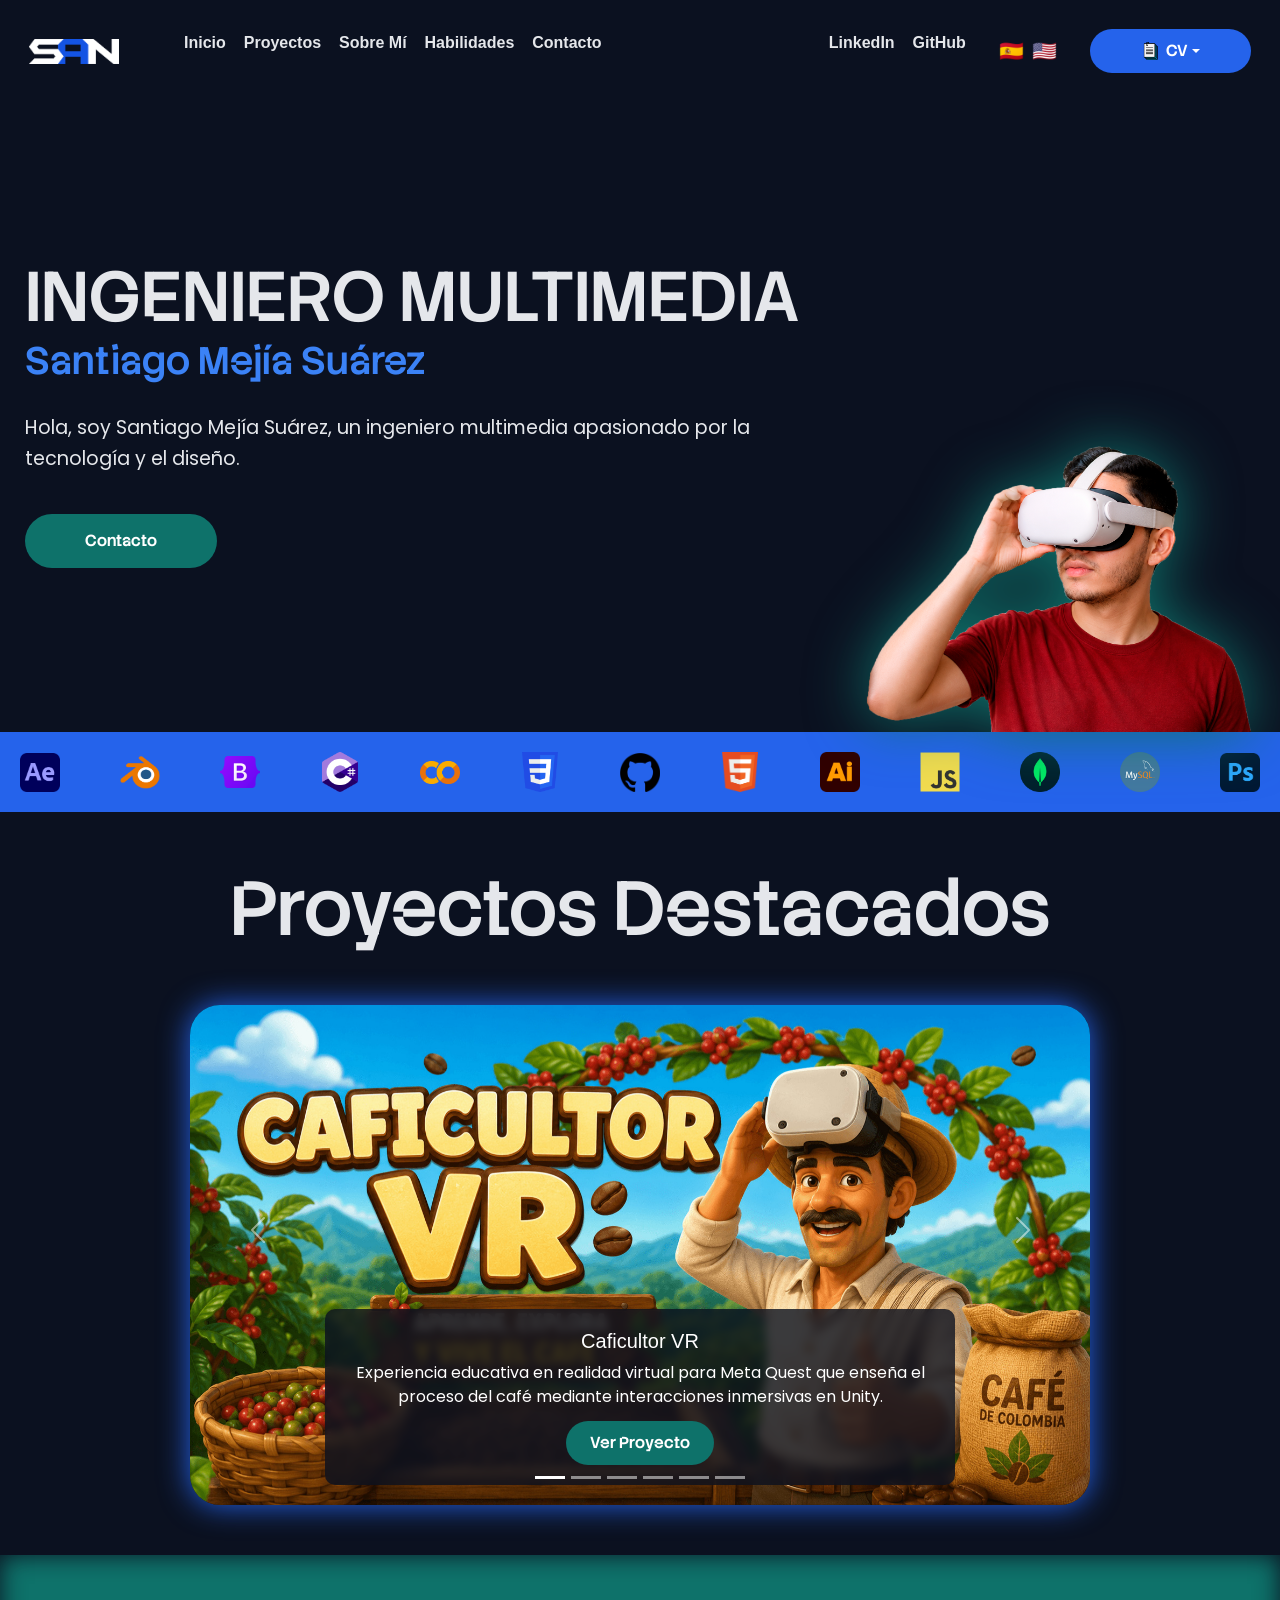
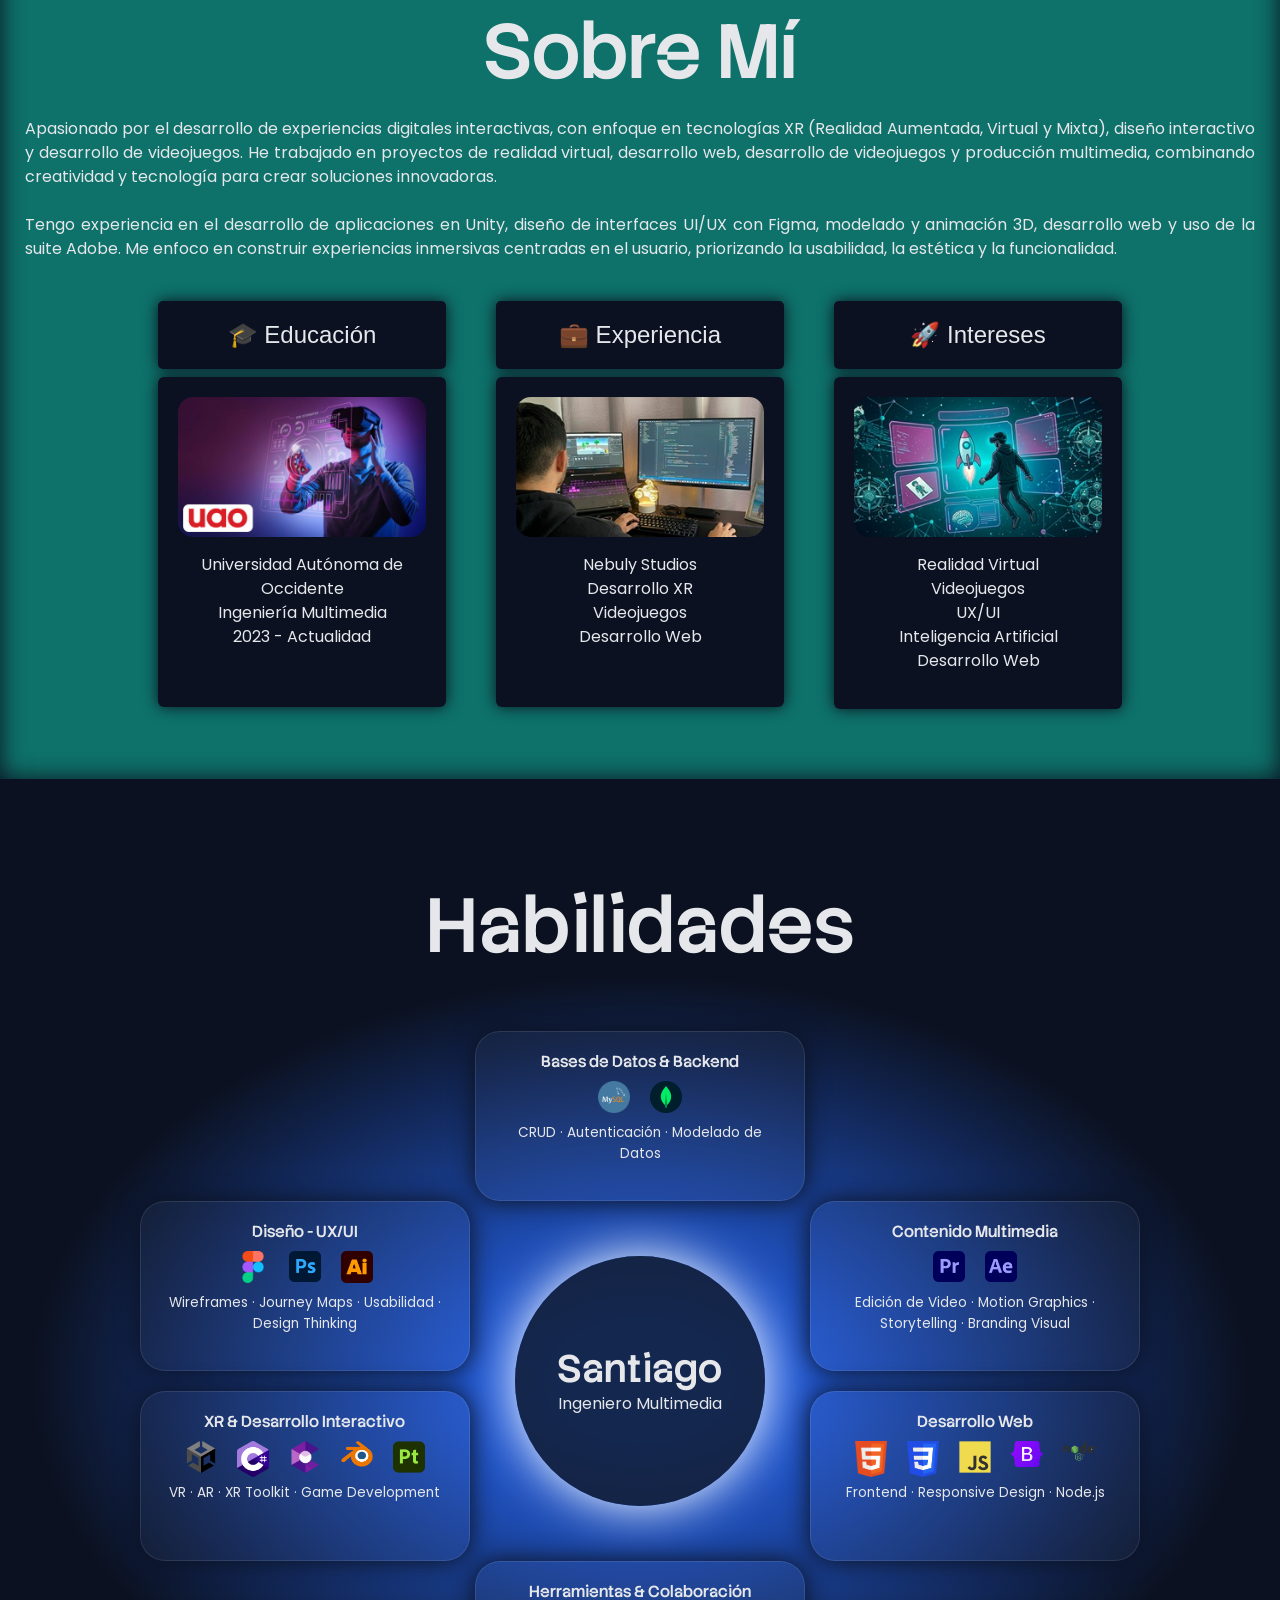
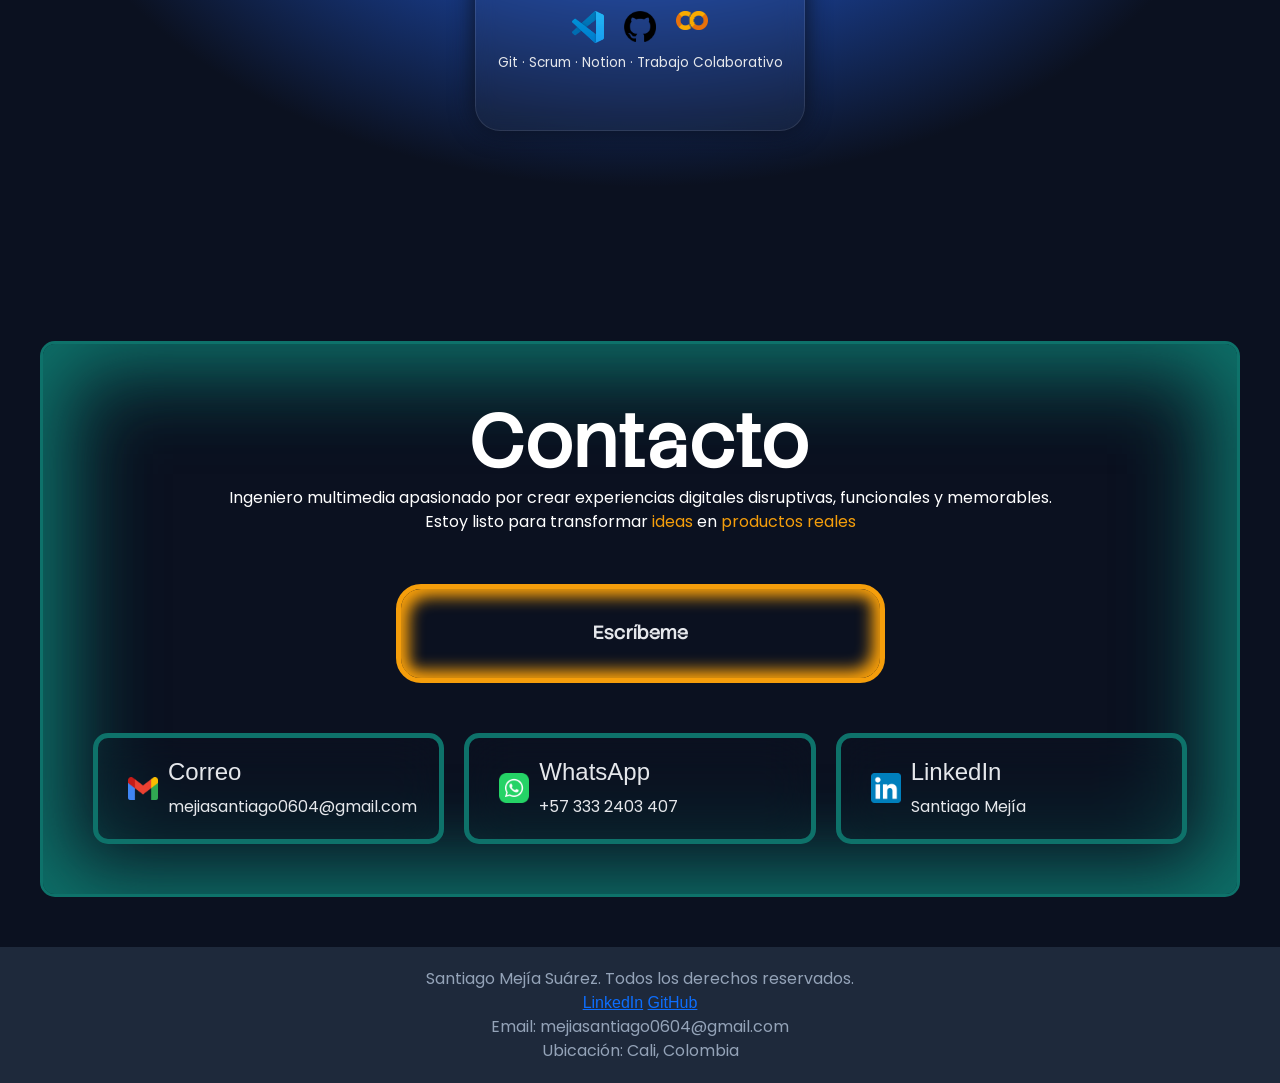
<file: index.html>
<!doctype html>
<html lang="en">

<head>
  <meta charset="UTF-8" />
  <meta name="viewport" content="width=device-width, initial-scale=1.0" />
  <meta name="description" content="Personal portfolio of Santiago Mejía Suárez." />
  <title>Santiago Mejía Suárez | Portfolio</title>
  <link rel="icon" type="image/png" href="./assets/images/icons/SLogo.png" />

  <link href="https://cdn.jsdelivr.net/npm/bootstrap@5.3.8/dist/css/bootstrap.min.css" rel="stylesheet"
    integrity="sha384-sRIl4kxILFvY47J16cr9ZwB07vP4J8+LH7qKQnuqkuIAvNWLzeN8tE5YBujZqJLB" crossorigin="anonymous" />

  <!-- Bootstrap JS Bundle (includes Popper) -->
  <script src="https://cdn.jsdelivr.net/npm/bootstrap@5.3.8/dist/js/bootstrap.bundle.min.js"
    integrity="sha384-FKyoEForCGlyvwx9Hj09JcYn3nv7wiPVlz7YYwJrWVcXK/BmnVDxM+D2scQbITxI"
    crossorigin="anonymous"></script>

  <!-- Custom CSS -->
  <link rel="stylesheet" href="./src/css/reset.css" />
  <link rel="stylesheet" href="./src/css/variables.css" />
  <link rel="stylesheet" href="./src/css/globals.css" />
  <link rel="stylesheet" href="./src/css/main.css" />

  <!-- Google Fonts -->
  <link rel="preconnect" href="https://fonts.googleapis.com" />
  <link rel="preconnect" href="https://fonts.gstatic.com" crossorigin />
  <link href="https://fonts.googleapis.com/css2?family=Stack+Sans+Notch:wght@200..700&display=swap" rel="stylesheet" />

  <link rel="preconnect" href="https://fonts.googleapis.com" />
  <link rel="preconnect" href="https://fonts.gstatic.com" crossorigin />
  <link
    href="https://fonts.googleapis.com/css2?family=Poppins:ital,wght@0,100;0,200;0,300;0,400;0,500;0,600;0,700;0,800;0,900;1,100;1,200;1,300;1,400;1,500;1,600;1,700;1,800;1,900&display=swap"
    rel="stylesheet" />
</head>

<body>
  <!--
      ACÁ ESTÁ TODO EL HEADER DEL PORTAFOLIO, INCLUYENDO EL LOGO, EL MENÚ DE NAVEGACIÓN, LOS ENLACES A REDES SOCIALES Y EL BOTÓN PARA DESCARGAR EL CV.
      //-->
  <header>
    <nav>
      <div class="header-nav-container">
        <div class="header-logo">
          <a href="#hero">
            <img src="./assets/images/icons/myLogoLight.png" alt="Logo de Santiago Mejía Suárez" />
          </a>
        </div>

        <ul class="header-nav-links" id="header-nav-links">
          <li><a href="#hero" data-section="header" data-value="hero">Inicio</a></li>
          <li><a href="#projects" data-section="header" data-value="projects">Proyectos</a></li>
          <li><a href="#about" data-section="header" data-value="about">Sobre Mí</a></li>
          <li><a href="#skills" data-section="header" data-value="skills">Habilidades</a></li>
          <li><a href="#contact" data-section="header" data-value="contact">Contacto</a></li>
          <li class="header-mobile-social-link"><a href="https://www.linkedin.com/in/santiago-mejiasuarez/"
              target="_blank" rel="noopener noreferrer" data-section="header" data-value="linkedin">LinkedIn</a></li>
          <li class="header-mobile-social-link"><a href="https://github.com/SantiagoMejia064" target="_blank"
              rel="noopener noreferrer" data-section="header" data-value="github">GitHub</a></li>
        </ul>

        <ul class="header-social-links">
          <li><a href="https://www.linkedin.com/in/santiago-mejiasuarez/" target="_blank" rel="noopener noreferrer"
              data-section="header" data-value="linkedin">LinkedIn</a></li>
          <li><a href="https://github.com/SantiagoMejia064" target="_blank" rel="noopener noreferrer"
              data-section="header" data-value="github">GitHub</a></li>
        </ul>
        <!--
          <a
            href="./assets/documents/HOJA_DE_VIDA-SANTIAGO_MEJIA_SUAREZ.pdf"
            download="HOJA_DE_VIDA-SANTIAGO_MEJIA_SUAREZ.pdf"
            class="header-btn-downloadCV"
          >
            CV
          </a>
          -->

        <div class="languages">
          <button class="langbtn" data-language="es">🇪🇸</button>
          <button class="langbtn" data-language="en">🇺🇸</button>
        </div>
        <div class="dropdown">
          <a class="btn btn-primary dropdown-toggle" href="#" role="button" data-bs-toggle="dropdown"
            aria-expanded="false">
            <img src="./assets/images/icons/documentoIcono.png" alt="Documento" />
            <span data-section="header" data-value="cv">CV</span>
          </a>

          <ul class="dropdown-menu">
            <li>
              <a class="dropdown-item" href="./assets/documents/CV_Santiago_Mejia_es.pdf"
                download="CV_Santiago_Mejia_es.pdf" data-section="header" data-value="spanishCv">CV en
                español</a>
            </li>
            <li>
              <a class="dropdown-item" href="./assets/documents/CV_Santiago_Mejia_EN.pdf"
                download="CV_Santiago_Mejia_EN.pdf" data-section="header" data-value="englishCv">English CV</a>
            </li>
          </ul>

        </div>
        <button class="menu-btn" id="menu-btn">☰</button>
      </div>
    </nav>
  </header>





  <!--
      ACÁ ESTÁ EL CONTENIDO PRINCIPAL DEL PORTAFOLIO, INCLUYENDO SECCIONES COMO EL HERO, PROYECTOS, SOBRE MÍ, HABILIDADES, NEBULY Y CONTACTO.
      //-->
  <main>


    <!-----------------------------------------------------Sección Hero----------------------------------------------------->
    <section id="hero">
      <div class="hero-container">
        <div class="hero-content">
          <h1 data-section="hero" data-value="title">INGENIERO MULTIMEDIA</h1>
          <h3 data-section="hero" data-value="name">Santiago Mejía Suárez</h3>
          <p data-section="hero" data-value="text">
            Hola, soy Santiago Mejía Suárez, un ingeniero multimedia
            apasionado por la tecnología y el diseño.
          </p>

          <a href="#contact" class="btn-contacto" data-section="hero" data-value="button">Contacto</a>
        </div>

        <div class="hero-image">
          <img src="./assets/images/profile/MyHeroImage.png" alt="Imagen de fondo de Santiago Mejía Suárez" />
        </div>
      </div>

      <div class="carousel-hero">
        <div class="group-carousel-hero">
          <div class="card-hero">
            <img src="./assets/images/icons/afterEffectsIcon.png" alt="After Effects Icon" />
          </div>
          <div class="card-hero">
            <img src="./assets/images/icons/blenderIcon.png" alt="Blender Icon" />
          </div>
          <div class="card-hero">
            <img src="./assets/images/icons/bootstrapIcon.png" alt="Bootstrap Icon" />
          </div>
          <div class="card-hero">
            <img src="./assets/images/icons/CsharpIcon.png" alt="C# Icon" />
          </div>
          <div class="card-hero">
            <img src="./assets/images/icons/colabIcon.png" alt="Colab Icon" />
          </div>
          <div class="card-hero">
            <img src="./assets/images/icons/cssIcon.png" alt="CSS Icon" />
          </div>
          <div class="card-hero">
            <img src="./assets/images/icons/gitHubIcon.png" alt="GitHub Icon" />
          </div>
          <div class="card-hero">
            <img src="./assets/images/icons/htmlIcon.png" alt="HTML Icon" />
          </div>
          <div class="card-hero">
            <img src="./assets/images/icons/illustratorIcon.png" alt="Illustrator Icon" />
          </div>
          <div class="card-hero">
            <img src="./assets/images/icons/javaScriptIcon.png" alt="Java Script Icon" />
          </div>
          <div class="card-hero">
            <img src="./assets/images/icons/mongoDBIcon.png" alt="MongoDB Icon" />
          </div>
          <div class="card-hero">
            <img src="./assets/images/icons/mySQLIcon.png" alt="MySQL Icon" />
          </div>
          <div class="card-hero">
            <img src="./assets/images/icons/photoshopIcon.png" alt="Photoshop Icon" />
          </div>
          <div class="card-hero">
            <img src="./assets/images/icons/premiereIcon.png" alt="Premiere Icon" />
          </div>
          <div class="card-hero">
            <img src="./assets/images/icons/pythonIcon.png" alt="Python Icon" />
          </div>
          <div class="card-hero">
            <img src="./assets/images/icons/substanceIcon.png" alt="Substance Icon" />
          </div>
          <div class="card-hero">
            <img src="./assets/images/icons/unityIcon.png" alt="Unity Icon" />
          </div>
          <div class="card-hero">
            <img src="./assets/images/icons/VSCodeIcon.png" alt="VS Code Icon" />
          </div>
          <div class="card-hero">
            <img src="./assets/images/icons/nodeJSLogo.png" alt="Node.js Icon" />
          </div>
          <div class="card-hero">
            <img src="./assets/images/icons/figmaIcon.png" alt="Figma Icon" />
          </div>
          <div class="card-hero">
            <img src="./assets/images/icons/ARcoreIcon.png" alt="AR Core Icon" />
          </div>
        </div>


        <!-- Iconos duplicados para animación -->
        <div aria-hidden="true" class="group-carousel-hero">
          <div class="card-hero">
            <img src="./assets/images/icons/afterEffectsIcon.png" alt="After Effects Icon" />
          </div>
          <div class="card-hero">
            <img src="./assets/images/icons/blenderIcon.png" alt="Blender Icon" />
          </div>
          <div class="card-hero">
            <img src="./assets/images/icons/bootstrapIcon.png" alt="Bootstrap Icon" />
          </div>
          <div class="card-hero">
            <img src="./assets/images/icons/CsharpIcon.png" alt="C# Icon" />
          </div>
          <div class="card-hero">
            <img src="./assets/images/icons/colabIcon.png" alt="Colab Icon" />
          </div>
          <div class="card-hero">
            <img src="./assets/images/icons/cssIcon.png" alt="CSS Icon" />
          </div>
          <div class="card-hero">
            <img src="./assets/images/icons/gitHubIcon.png" alt="GitHub Icon" />
          </div>
          <div class="card-hero">
            <img src="./assets/images/icons/htmlIcon.png" alt="HTML Icon" />
          </div>
          <div class="card-hero">
            <img src="./assets/images/icons/illustratorIcon.png" alt="Illustrator Icon" />
          </div>
          <div class="card-hero">
            <img src="./assets/images/icons/javaScriptIcon.png" alt="Java Script Icon" />
          </div>
          <div class="card-hero">
            <img src="./assets/images/icons/mongoDBIcon.png" alt="MongoDB Icon" />
          </div>
          <div class="card-hero">
            <img src="./assets/images/icons/mySQLIcon.png" alt="MySQL Icon" />
          </div>
          <div class="card-hero">
            <img src="./assets/images/icons/photoshopIcon.png" alt="Photoshop Icon" />
          </div>
          <div class="card-hero">
            <img src="./assets/images/icons/premiereIcon.png" alt="Premiere Icon" />
          </div>
          <div class="card-hero">
            <img src="./assets/images/icons/pythonIcon.png" alt="Python Icon" />
          </div>
          <div class="card-hero">
            <img src="./assets/images/icons/substanceIcon.png" alt="Substance Icon" />
          </div>
          <div class="card-hero">
            <img src="./assets/images/icons/unityIcon.png" alt="Unity Icon" />
          </div>
          <div class="card-hero">
            <img src="./assets/images/icons/VSCodeIcon.png" alt="VS Code Icon" />
          </div>
          <div class="card-hero">
            <img src="./assets/images/icons/nodeJSLogo.png" alt="Node.js Icon" />
          </div>
          <div class="card-hero">
            <img src="./assets/images/icons/figmaIcon.png" alt="Figma Icon" />
          </div>
          <div class="card-hero">
            <img src="./assets/images/icons/ARcoreIcon.png" alt="AR Core Icon" />
          </div>
        </div>
      </div>
    </section>

    <!-----------------------------------------------------Sección Proyectos----------------------------------------------------->
    <section id="projects">
      <h2 data-section="projects" data-value="title">Proyectos Destacados</h2>


      <div id="carouselExampleCaptions" class="carousel slide projects-carousel" data-bs-ride="carousel"
        data-bs-interval="5000">
        <div class="carousel-indicators">
          <button type="button" data-bs-target="#carouselExampleCaptions" data-bs-slide-to="0" class="active"
            aria-current="true" aria-label="Slide 1"></button>
          <button type="button" data-bs-target="#carouselExampleCaptions" data-bs-slide-to="1"
            aria-label="Slide 2"></button>
          <button type="button" data-bs-target="#carouselExampleCaptions" data-bs-slide-to="2"
            aria-label="Slide 3"></button>
          <button type="button" data-bs-target="#carouselExampleCaptions" data-bs-slide-to="3"
            aria-label="Slide 4"></button>
          <button type="button" data-bs-target="#carouselExampleCaptions" data-bs-slide-to="4"
            aria-label="Slide 5"></button>
          <button type="button" data-bs-target="#carouselExampleCaptions" data-bs-slide-to="5"
            aria-label="Slide 6"></button>
        </div>
        <div class="carousel-inner">
          <div class="carousel-item active">
            <img src="./assets/images/projects/caficultor-vr/portafa_caficultorVR.jpg" class="d-block w-100"
              alt="Modelo 3D Realista Project">
            <div class="carousel-caption">
              <h5 data-section="projects" data-value="caficultorTitle">Caficultor VR</h5>
              <p data-section="projects" data-value="caficultorText">Experiencia educativa en realidad virtual para Meta
                Quest que enseña el proceso del café mediante
                interacciones inmersivas en Unity.</p>
              <a class="btn-contacto project-slide-link" href="./projects/caficultor-vr.html" data-section="projects"
                data-value="viewProject">Ver Proyecto</a>
            </div>
          </div>
          <div class="carousel-item">
            <img src="./assets/images/projects/banco_de_occidente/copiaBancoDeOccidente.jpg" class="d-block w-100"
              alt="Copia Banco de Occidente Project">
            <div class="carousel-caption">
              <h5 data-section="projects" data-value="bankTitle">Copia Banco de Occidente</h5>
              <p data-section="projects" data-value="bankText">Aplicación web con autenticación de usuarios, registro
                seguro y gestión de sesiones utilizando Node.js,
                MySQL y bcrypt.</p>
              <a class="btn-contacto project-slide-link" href="./projects/banco-occidente.html" data-section="projects"
                data-value="viewProject">Ver Proyecto</a>
            </div>
          </div>
          <div class="carousel-item">
            <img src="./assets/images/projects/Objeto_realista/General-1.jpg" class="d-block w-100"
              alt="Modelo 3D Realista Project">
            <div class="carousel-caption">
              <h5 data-section="projects" data-value="modelTitle">Modelo 3D Realista</h5>
              <p data-section="projects" data-value="modelText">Modelado, texturización y renderizado de una PC gamer
                realista utilizando Blender, Substance 3D Painter
                y Cycles.</p>
              <a class="btn-contacto project-slide-link" href="./projects/pc-gamer.html" data-section="projects"
                data-value="viewProject">Ver Proyecto</a>
            </div>
          </div>
          <div class="carousel-item">
            <img src="./assets/images/projects/Fanta_blast/key_visual.jpg" class="d-block w-100"
              alt="Modelo 3D Realista Project">
            <div class="carousel-caption">
              <h5 data-section="projects" data-value="fantaTitle">Fanta blast</h5>
              <p data-section="projects" data-value="fantaText">Proyecto de branding que incluyó la creación de
                identidad visual, piezas gráficas y un spot
                publicitario para una marca conceptual.</p>
              <a class="btn-contacto project-slide-link" href="./projects/fanta-blast.html" data-section="projects"
                data-value="viewProject">Ver Proyecto</a>
            </div>
          </div>
          <div class="carousel-item">
            <img src="./assets/images/projects/resident_evil/portada_resident_evil.jpg" class="d-block w-100"
              alt="Modelo 3D Realista Project">
            <div class="carousel-caption">
              <h5 data-section="projects" data-value="residentTitle">Resident Evil</h5>
              <p data-section="projects" data-value="residentText">Videojuego 3D inspirado en Resident Evil con IA de
                enemigos, puzzles y mecánicas clásicas desarrollado
                en Unity.</p>
              <a class="btn-contacto project-slide-link" href="./projects/resident-evil.html" data-section="projects"
                data-value="viewProject">Ver Proyecto</a>
            </div>
          </div>
          <div class="carousel-item">
            <img src="./assets/images/projects/molassault/inicioWebMollasault.jpg" class="d-block w-100"
              alt="Mollasault Project">
            <div class="carousel-caption">
              <h5 data-section="projects" data-value="molassaultTitle">Mollasault and web site</h5>
              <p data-section="projects" data-value="molassaultText">Videojuego narrativo y plataforma web tipo bitácora
                desarrollados en Nebuly Studios con Unity,
                desarrollo web y herramientas de IA.</p>
              <a class="btn-contacto project-slide-link" href="./projects/molassault.html" data-section="projects"
                data-value="viewProject">Ver Proyecto</a>
            </div>
          </div>
        </div>
        <button class="carousel-control-prev" type="button" data-bs-target="#carouselExampleCaptions"
          data-bs-slide="prev">
          <span class="carousel-control-prev-icon" aria-hidden="true"></span>
          <span class="visually-hidden" data-section="projects" data-value="previous">Previous</span>
        </button>
        <button class="carousel-control-next" type="button" data-bs-target="#carouselExampleCaptions"
          data-bs-slide="next">
          <span class="carousel-control-next-icon" aria-hidden="true"></span>
          <span class="visually-hidden" data-section="projects" data-value="next">Next</span>
        </button>
      </div>
    </section>





    <!-----------------------------------------------------Sección Sobre Mí----------------------------------------------------->
    <section id="about">

      <div class="about-container">

        <div class="about-title">
          <h2 data-section="about" data-value="title">Sobre Mí</h2>
        </div>

        <div class="about-info">

          <p data-section="about" data-value="text">
            Apasionado por el desarrollo de experiencias digitales interactivas, con enfoque en tecnologías XR (Realidad
            Aumentada, Virtual y Mixta), diseño interactivo y desarrollo de videojuegos. He trabajado en proyectos de
            realidad virtual, desarrollo web, desarrollo de videojuegos y producción multimedia, combinando creatividad
            y tecnología para crear soluciones innovadoras.

            Tengo experiencia en el desarrollo de aplicaciones en Unity, diseño de interfaces UI/UX con Figma, modelado
            y animación 3D, desarrollo web y uso de la suite Adobe. Me enfoco en construir experiencias inmersivas
            centradas en el usuario, priorizando la usabilidad, la estética y la funcionalidad.
          </p>
        </div>

        <div class="about-cards">

          <div class="education">

            <h4 data-section="about" data-value="educationTitle">🎓 Educación</h4>

            <div class="card" style="width: 18rem;">
              <img src="./assets/images/profile/UAOEducation.jpg" class="card-img-top" alt="...">
              <div class="card-body">
                <p class="card-text" data-section="about" data-value="educationText">Universidad Autónoma de Occidente
                  Ingeniería Multimedia
                  2023 - Actualidad</p>
              </div>
            </div>

          </div>

          <div class="experience">

            <h4 data-section="about" data-value="experienceTitle">💼 Experiencia</h4>

            <div class="card" style="width: 18rem;">
              <img src="./assets/images/profile/experience.jpg" class="card-img-top" alt="...">
              <div class="card-body">
                <p class="card-text" data-section="about" data-value="experienceText">Nebuly Studios<br>
                  Desarrollo XR<br>
                  Videojuegos<br>
                  Desarrollo Web</p>
              </div>
            </div>

          </div>

          <div class="interesting">

            <h4 data-section="about" data-value="interestsTitle">🚀 Intereses</h4>

            <div class="card" style="width: 18rem;">
              <img src="./assets/images/profile/intereses.jpg" class="card-img-top" alt="...">
              <div class="card-body">
                <p class="card-text" data-section="about" data-value="interestsText">Realidad Virtual<br>
                  Videojuegos<br>
                  UX/UI<br>
                  Inteligencia Artificial<br>
                  Desarrollo Web</p>
              </div>
            </div>

          </div>

        </div>

      </div>


    </section>





    <!-----------------------------------------------------Sección Habilidades----------------------------------------------------->
    <section id="skills">

      <h2 data-section="skills" data-value="title">Habilidades</h2>

      <div class="skills-orbit">

        <div class="skill-node Diseno">
          <h4 data-section="skills" data-value="designTitle">Diseño - UX/UI</h4>

          <div class="icons">
            <div class="icon">
              <img src="./assets/images/icons/figmaIcon.png" alt="Figma Icon" />
            </div>
            <div class="icon">
              <img src="./assets/images/icons/photoshopIcon.png" alt="Photoshop Icon" />
            </div>
            <div class="icon">
              <img src="./assets/images/icons/illustratorIcon.png" alt="Illustrator Icon" />
            </div>
          </div>

          <p data-section="skills" data-value="designText">Wireframes · Journey Maps · Usabilidad · Design Thinking</p>
        </div>

        <div class="skill-node Contenido">
          <h4 data-section="skills" data-value="contentTitle">Contenido Multimedia</h4>

          <div class="icons">
            <div class="icon">
              <img src="./assets/images/icons/premiereIcon.png" alt="Premiere Icon" />
            </div>
            <div class="icon">
              <img src="./assets/images/icons/afterEffectsIcon.png" alt="After Icon" />
            </div>
          </div>

          <p data-section="skills" data-value="contentText">Edición de Video · Motion Graphics · Storytelling · Branding
            Visual</p>
        </div>

        <div class="skill-node Desarrollo">
          <h4 data-section="skills" data-value="interactiveTitle">XR & Desarrollo Interactivo</h4>

          <div class="icons">
            <div class="icon">
              <img src="./assets/images/icons/unityIcon.png" alt="unity Icon" />
            </div>
            <div class="icon">
              <img src="./assets/images/icons/CsharpIcon.png" alt="C# Icon" />
            </div>
            <div class="icon">
              <img src="./assets/images/icons/ARcoreIcon.png" alt="AR Core Icon" />
            </div>
            <div class="icon">
              <img src="./assets/images/icons/blenderIcon.png" alt="Blender Icon" />
            </div>
            <div class="icon">
              <img src="./assets/images/icons/substanceIcon.png" alt="Substance Icon" />
            </div>
          </div>

          <p data-section="skills" data-value="interactiveText">VR · AR · XR Toolkit · Game Development</p>
        </div>

        <div class="skill-node WEB">
          <h4 data-section="skills" data-value="webTitle">Desarrollo Web</h4>

          <div class="icons">
            <div class="icon">
              <img src="./assets/images/icons/htmlIcon.png" alt="HTML Icon" />
            </div>
            <div class="icon">
              <img src="./assets/images/icons/cssIcon.png" alt="CSS Icon" />
            </div>
            <div class="icon">
              <img src="./assets/images/icons/javaScriptIcon.png" alt="JavaScript Icon" />
            </div>
            <div class="icon">
              <img src="./assets/images/icons/bootstrapIcon.png" alt="Boostrap Icon" />
            </div>
            <div class="icon">
              <img src="./assets/images/icons/nodeJSLogo.png" alt="Node.js Icon" />
            </div>
          </div>

          <p data-section="skills" data-value="webText">Frontend · Responsive Design · Node.js</p>
        </div>

        <div class="skill-node  BD">
          <h4 data-section="skills" data-value="backendTitle">Bases de Datos & Backend</h4>

          <div class="icons">
            <div class="icon">
              <img src="./assets/images/icons/mySQLIcon.png" alt="mySQL Icon" />
            </div>
            <div class="icon">
              <img src="./assets/images/icons/mongoDBIcon.png" alt="MongoDB Icon" />
            </div>
          </div>

          <p data-section="skills" data-value="backendText">CRUD · Autenticación · Modelado de Datos</p>
        </div>

        <div class="skill-node Herramientas">
          <h4 data-section="skills" data-value="toolsTitle">Herramientas & Colaboración</h4>


          <div class="icons">
            <div class="icon">
              <img src="./assets/images/icons/VSCodeIcon.png" alt="VScode Icon" />
            </div>
            <div class="icon">
              <img src="./assets/images/icons/gitHubIcon.png" alt="GitHub Icon" />
            </div>
            <div class="icon">
              <img src="./assets/images/icons/colabIcon.png" alt="Colab Icon" />
            </div>
          </div>

          <p data-section="skills" data-value="toolsText">Git · Scrum · Notion · Trabajo Colaborativo</p>
        </div>

        <div class="skill-center">
          <h3 data-section="skills" data-value="centerName">Santiago</h3>
          <p data-section="skills" data-value="centerRole">Ingeniero Multimedia</p>
        </div>

      </div>

    </section>





    <!-----------------------------------------------------Sección Contacto--------------------------------------------------->
    <section id="contact">

      <div class="contact-container">

        <h2 data-section="contact" data-value="title">Contacto</h2>

        <p data-section="contact" data-value="text">Ingeniero multimedia apasionado por crear experiencias digitales
          disruptivas, funcionales y memorables. <br>
          Estoy listo para transformar <span class="resalt-text">ideas</span> en <span class="resalt-text">productos
            reales</span></p>

        <a class="btn-writeme" href="https://wa.me/573332403407" target="_blank">
          <span data-section="contact" data-value="button">Escríbeme</span>
        </a>

        <div class="contact-cards-panel">

          <div>

            <a class="contact-card" href="mailto:mejiasantiago0604@gmail.com?subject=Contacto desde tu portafolio"
              target="_blank">

              <img src="./assets/images/icons/gmailIcono.png" alt="Icono de correo" />
              <div class="info-contact-card">
                <h4 data-section="contact" data-value="emailTitle">Correo</h4>
                <p data-section="contact" data-value="emailText">mejiasantiago0604@gmail.com</p>
              </div>

            </a>

          </div>

          <div>

            <a class="contact-card" href="https://wa.me/573332403407" target="_blank">

              <img src="./assets/images/icons/whatsappIcono.png" alt="Icono de whatsApp" />

              <div class="info-contact-card">
                <h4 data-section="contact" data-value="whatsappTitle">WhatsApp</h4>
                <p data-section="contact" data-value="whatsappText">+57 333 2403 407</p>
              </div>


            </a>

          </div>

          <div>

            <a class="contact-card" href="https://www.linkedin.com/in/santiago-mejiasuarez/" target="_blank">

              <img src="./assets/images/icons/linkedinIcono.png" alt="Icono de linkedIn" />
              <div class="info-contact-card">
                <h4 data-section="contact" data-value="linkedinTitle">Linkedin</h4>
                <p data-section="contact" data-value="linkedinText">Santiago Mejía</p>
              </div>


            </a>

          </div>

        </div>


      </div>

    </section>
  </main>

  <!--
      ACÁ ESTÁ EL FOOTER DEL PORTAFOLIO, INCLUYENDO INFORMACIÓN DE COPYRIGHT, ENLACES A REDES SOCIALES, EMAIL Y UBICACIÓN.
      //-->
  <footer>
    <p data-section="footer" data-value="copyright">
      Copyright &copy; 2023 Santiago Mejía Suárez. Todos los derechos
      reservados.
    </p>
    <div class="social-links">
      <a href="https://www.linkedin.com/in/santiago-mejiasuarez/" target="_blank" rel="noopener noreferrer"
        data-section="footer" data-value="linkedin">LinkedIn</a>
      <a href="https://github.com/SantiagoMejia064" target="_blank" rel="noopener noreferrer" data-section="footer"
        data-value="github">GitHub</a>
    </div>
    <p data-section="footer" data-value="email">Email: mejiasantiago0604@gmail.com</p>
    <p data-section="footer" data-value="location">Ubicación: Cali, Colombia</p>
  </footer>

  <script src="https://cdn.jsdelivr.net/npm/bootstrap@5.3.3/dist/js/bootstrap.bundle.min.js"
    integrity="sha384-YvpcrYf0tY3lHB60NNkmXc5s9fDVZLESaAA55NDzOxhy9GkcIds1K1eN7N6jIeHz"
    crossorigin="anonymous"></script>
  <script src="./src/js/bootstrap-init.js"></script>
  <script src="./src/js/main.js"></script>
</body>

</html>
</file>
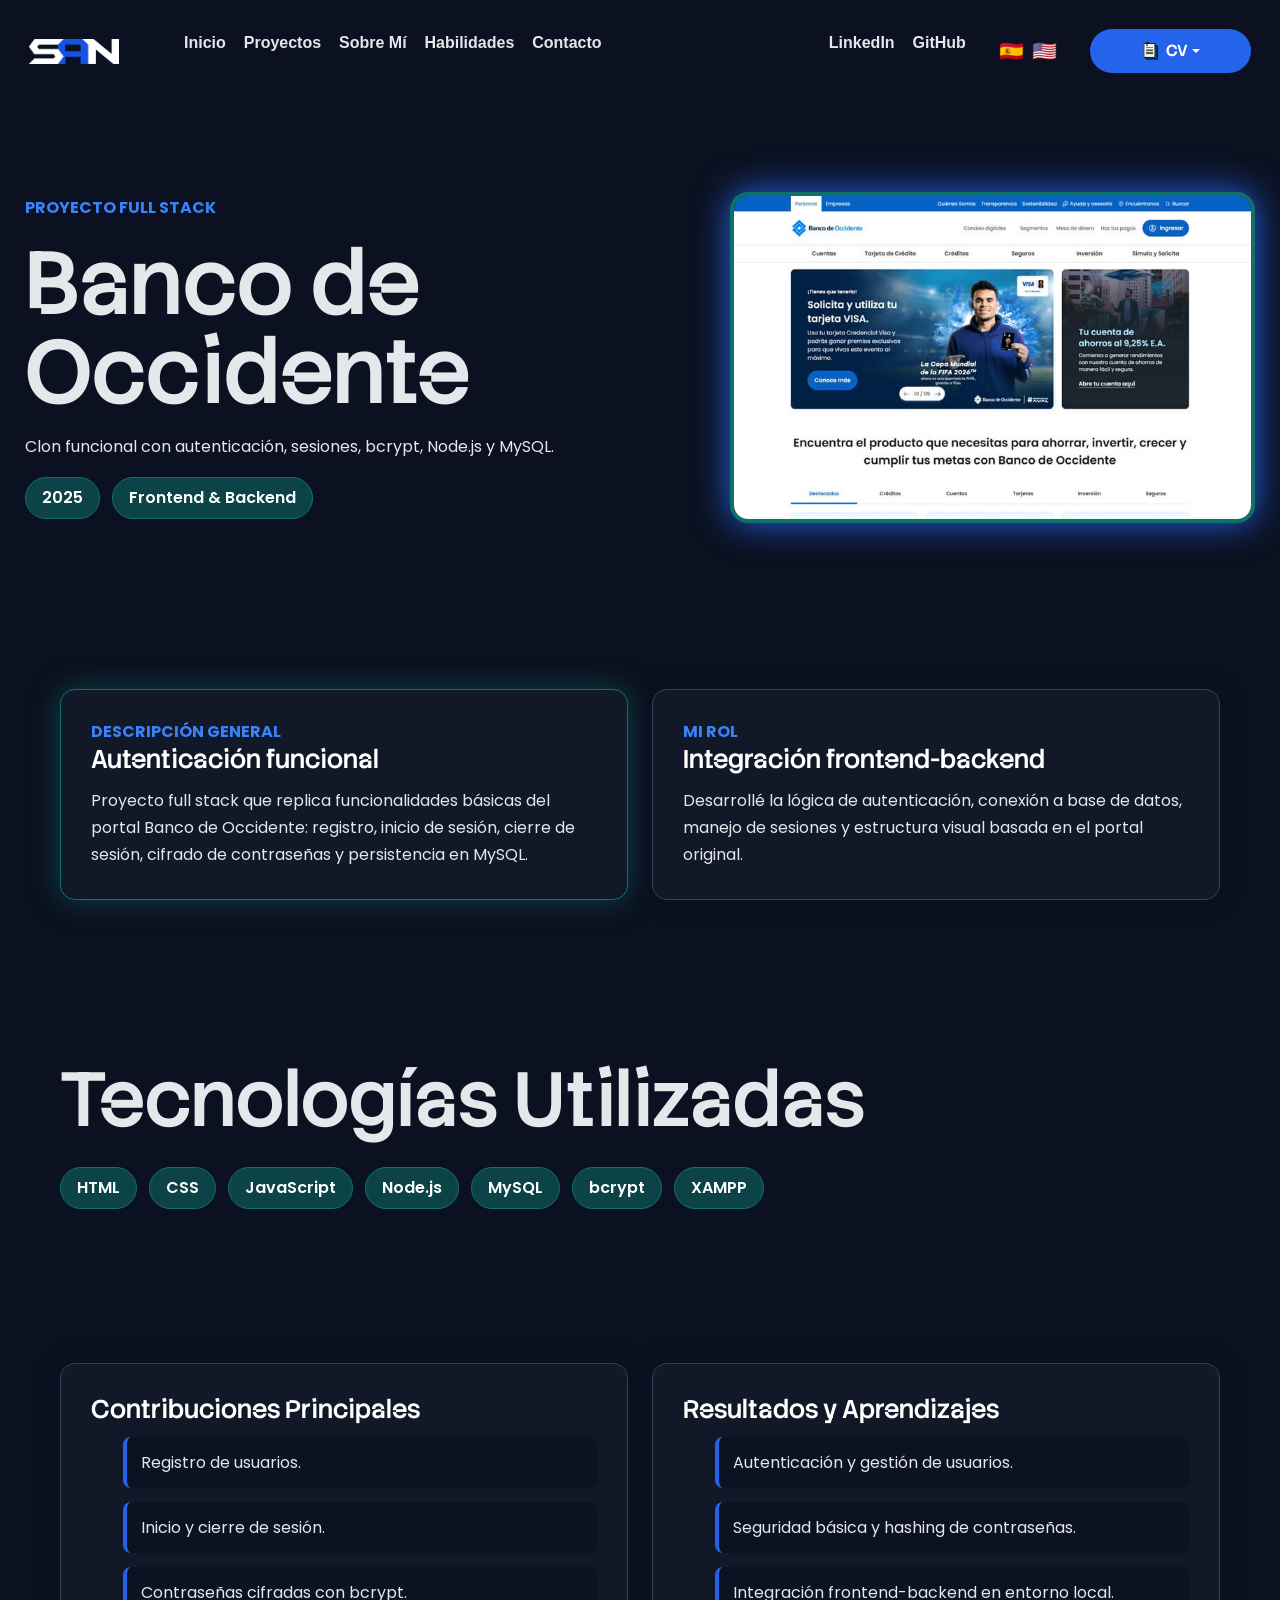
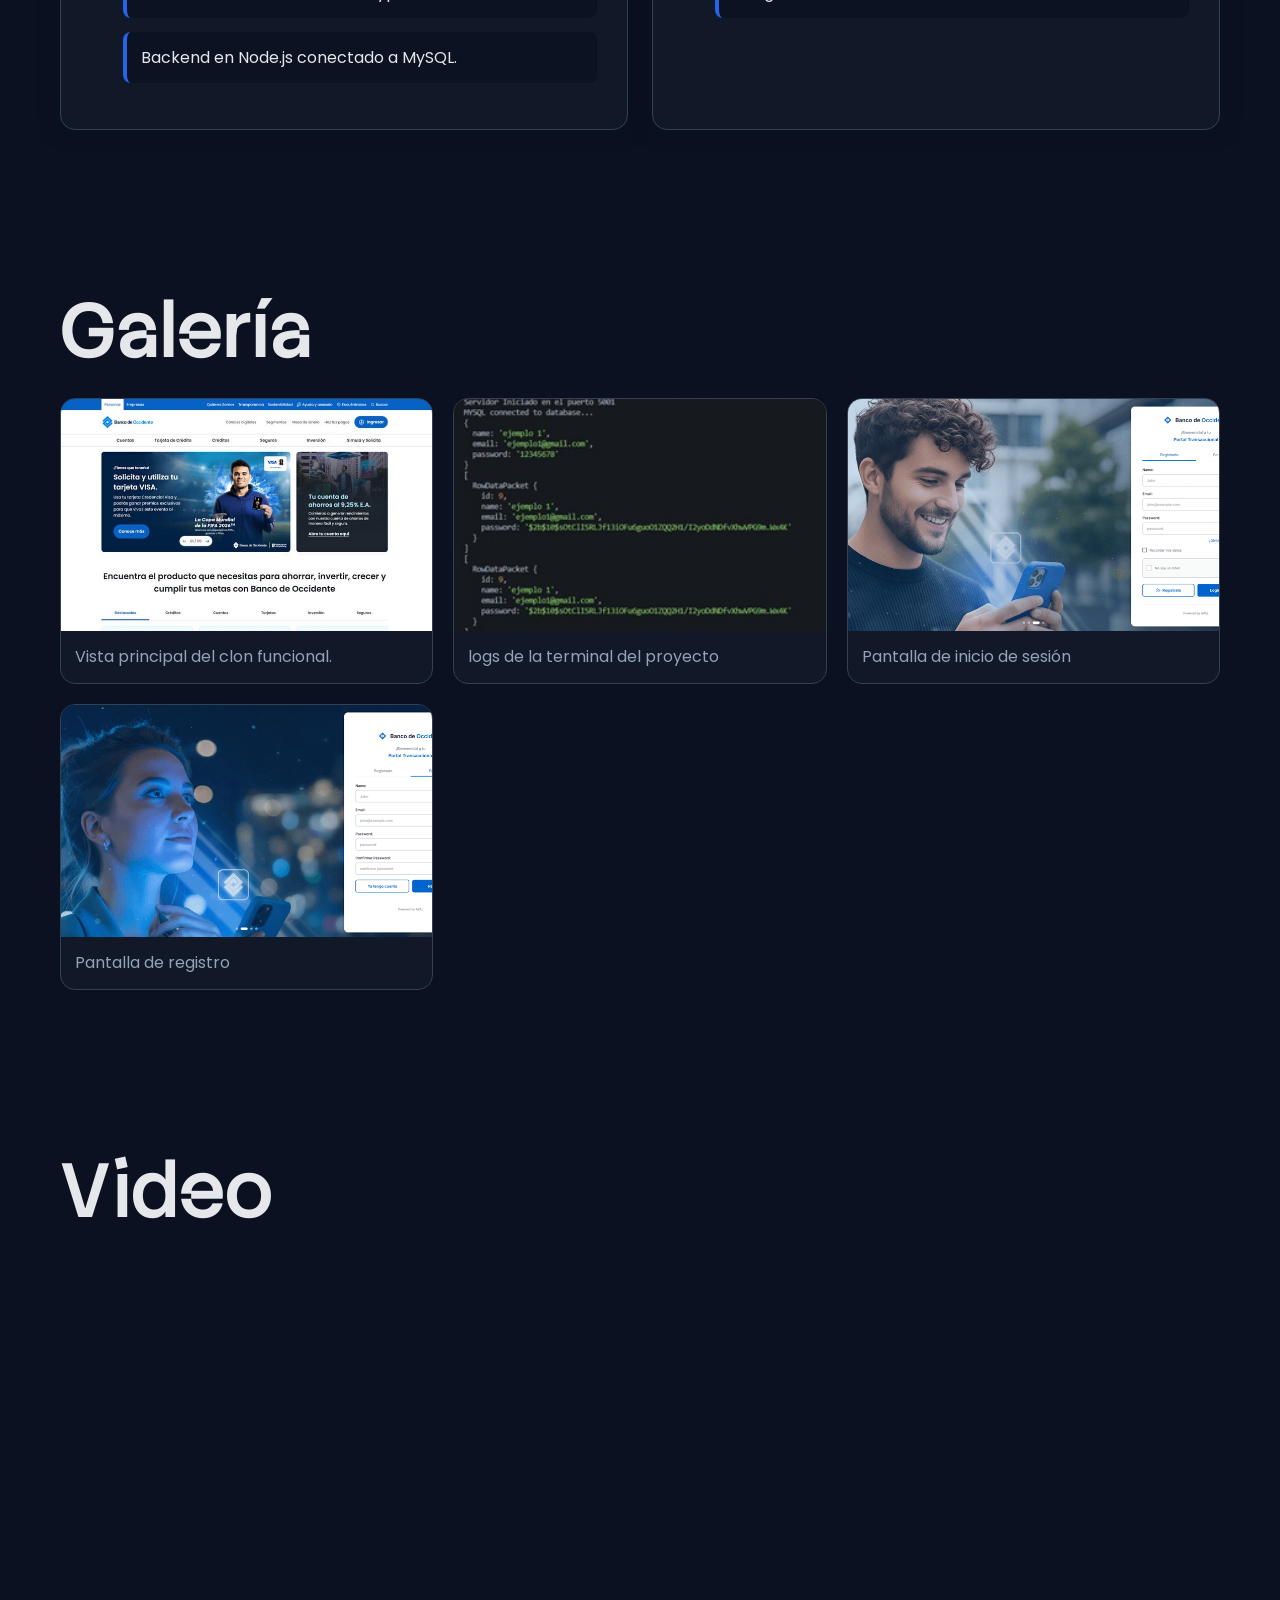
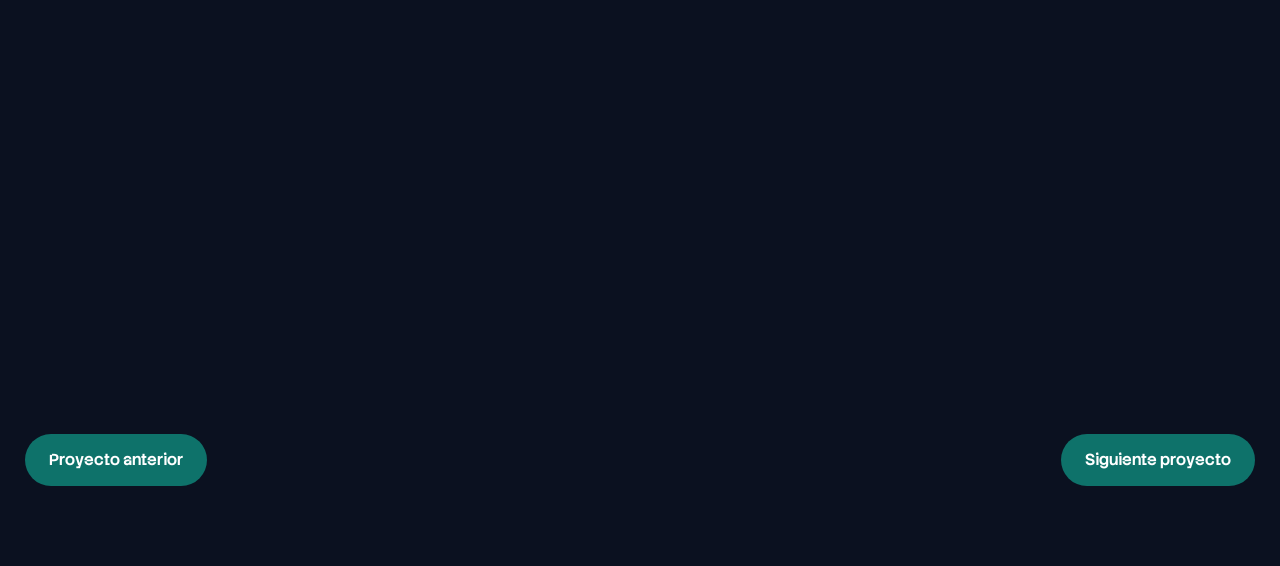
<file: projects/banco-occidente.html>
<!doctype html>
<html lang="es">

<head>
  <meta charset="UTF-8" />
  <meta name="viewport" content="width=device-width, initial-scale=1.0" />
  <meta name="description" content="Detalle del proyecto Banco de Occidente de Santiago Mejía Suárez." />
  <title>Banco de Occidente | Santiago Mejía Suárez</title>
  <link rel="icon" type="image/png" href="../assets/images/icons/SLogo.png" />
  <link href="https://cdn.jsdelivr.net/npm/bootstrap@5.3.8/dist/css/bootstrap.min.css" rel="stylesheet"
    integrity="sha384-sRIl4kxILFvY47J16cr9ZwB07vP4J8+LH7qKQnuqkuIAvNWLzeN8tE5YBujZqJLB" crossorigin="anonymous" />
  <script src="https://cdn.jsdelivr.net/npm/bootstrap@5.3.8/dist/js/bootstrap.bundle.min.js"
    integrity="sha384-FKyoEForCGlyvwx9Hj09JcYn3nv7wiPVlz7YYwJrWVcXK/BmnVDxM+D2scQbITxI"
    crossorigin="anonymous"></script>
  <link rel="stylesheet" href="../src/css/reset.css" />
  <link rel="stylesheet" href="../src/css/variables.css" />
  <link rel="stylesheet" href="../src/css/globals.css" />
  <link rel="stylesheet" href="../src/css/main.css" />
  <link rel="stylesheet" href="../src/css/project-detail.css" />
  <link rel="preconnect" href="https://fonts.googleapis.com" />
  <link rel="preconnect" href="https://fonts.gstatic.com" crossorigin />
  <link href="https://fonts.googleapis.com/css2?family=Stack+Sans+Notch:wght@200..700&display=swap" rel="stylesheet" />
  <link href="https://fonts.googleapis.com/css2?family=Poppins:wght@300;400;500;600;700&display=swap"
    rel="stylesheet" />
</head>

<body>
  <header>
    <nav>
      <div class="header-nav-container">
        <div class="header-logo"><a href="../index.html#hero"><img src="../assets/images/icons/myLogoLight.png"
              alt="Logo de Santiago Mejía Suárez" /></a></div>
        <ul class="header-nav-links" id="header-nav-links">
          <li><a href="../index.html#hero" data-section="header" data-value="hero">Inicio</a></li>
          <li><a href="../index.html#projects" data-section="header" data-value="projects">Proyectos</a></li>
          <li><a href="../index.html#about" data-section="header" data-value="about">Sobre Mí</a></li>
          <li><a href="../index.html#skills" data-section="header" data-value="skills">Habilidades</a></li>
          <li><a href="../index.html#contact" data-section="header" data-value="contact">Contacto</a></li>
          <li class="header-mobile-social-link"><a href="https://www.linkedin.com/in/santiago-mejiasuarez/"
              target="_blank" rel="noopener noreferrer" data-section="header" data-value="linkedin">LinkedIn</a></li>
          <li class="header-mobile-social-link"><a href="https://github.com/SantiagoMejia064" target="_blank"
              rel="noopener noreferrer" data-section="header" data-value="github">GitHub</a></li>
        </ul>
        <ul class="header-social-links">
          <li><a href="https://www.linkedin.com/in/santiago-mejiasuarez/" target="_blank" rel="noopener noreferrer"
              data-section="header" data-value="linkedin">LinkedIn</a></li>
          <li><a href="https://github.com/SantiagoMejia064" target="_blank" rel="noopener noreferrer"
              data-section="header" data-value="github">GitHub</a></li>
        </ul>
        <div class="languages"><button class="langbtn" data-language="es">🇪🇸</button><button class="langbtn"
            data-language="en">🇺🇸</button></div>
        <div class="dropdown"><a class="btn btn-primary dropdown-toggle" href="#" role="button"
            data-bs-toggle="dropdown" aria-expanded="false"><img src="../assets/images/icons/documentoIcono.png"
              alt="Documento" /><span data-section="header" data-value="cv">CV</span></a>
          <ul class="dropdown-menu">
            <li><a class="dropdown-item" href="../assets/documents/HOJA_DE_VIDA-SANTIAGO_MEJIA_SUAREZ.pdf"
                download="HOJA_DE_VIDA-SANTIAGO_MEJIA_SUAREZ.pdf" data-section="header" data-value="spanishCv">CV en
                español</a></li>
            <li><a class="dropdown-item" href="../assets/documents/Resume-Santiago_Mejia_Suarez.pdf"
                download="Resume-Santiago_Mejia_Suarez.pdf" data-section="header" data-value="englishCv">English CV</a>
            </li>
          </ul>
        </div>
        <button class="menu-btn" id="menu-btn">☰</button>
      </div>
    </nav>
  </header>

  <main class="project-detail">
    <section class="project-detail-hero">
      <div class="project-detail-hero-content">
        <span class="project-eyebrow" data-section="bankPage" data-value="eyebrow">Proyecto full stack</span>
        <h1 data-section="bankPage" data-value="title">Banco de Occidente</h1>
        <p data-section="bankPage" data-value="summary">Clon funcional con autenticación, sesiones, bcrypt, Node.js y
          MySQL.</p>
        <div class="project-detail-meta"><span class="project-pill" data-section="bankPage"
            data-value="year">2025</span><span class="project-pill" data-section="bankPage" data-value="role">Frontend &
            Backend</span></div>
      </div>
      <div class="project-detail-cover"><img src="../assets/images/projects/banco_de_occidente/copiaBancoDeOccidente.jpg"
          alt="Banco de Occidente" /></div>
    </section>
    <section class="project-detail-section">
      <div class="project-detail-inner project-detail-grid">
        <article class="project-card featured"><span class="project-section-label" data-section="projectCommon"
            data-value="overview">Descripción General</span>
          <h2 data-section="bankPage" data-value="overviewTitle">Autenticación funcional</h2>
          <p data-section="bankPage" data-value="overviewText">Proyecto full stack que replica funcionalidades básicas
            del portal Banco de Occidente: registro, inicio de sesión, cierre de sesión, cifrado de contraseñas y
            persistencia en MySQL.</p>
        </article>
        <article class="project-card"><span class="project-section-label" data-section="projectCommon"
            data-value="role">Mi Rol</span>
          <h2 data-section="bankPage" data-value="roleTitle">Integración frontend-backend</h2>
          <p data-section="bankPage" data-value="roleText">Desarrollé la lógica de autenticación, conexión a base de
            datos, manejo de sesiones y estructura visual basada en el portal original.</p>
        </article>
      </div>
    </section>
    <section class="project-detail-section">
      <div class="project-detail-inner">
        <h2 data-section="projectCommon" data-value="technologies">Tecnologías Utilizadas</h2>
        <div class="project-tech-list"><span class="project-tech-badge">HTML</span><span
            class="project-tech-badge">CSS</span><span class="project-tech-badge">JavaScript</span><span
            class="project-tech-badge">Node.js</span><span class="project-tech-badge">MySQL</span><span
            class="project-tech-badge">bcrypt</span><span class="project-tech-badge">XAMPP</span></div>
      </div>
    </section>
    <section class="project-detail-section">
      <div class="project-detail-inner project-detail-grid">
        <article class="project-card">
          <h2 data-section="projectCommon" data-value="contributions">Contribuciones Principales</h2>
          <ul class="project-list">
            <li data-section="bankPage" data-value="contribution1">Registro de usuarios.</li>
            <li data-section="bankPage" data-value="contribution2">Inicio y cierre de sesión.</li>
            <li data-section="bankPage" data-value="contribution3">Contraseñas cifradas con bcrypt.</li>
            <li data-section="bankPage" data-value="contribution4">Backend en Node.js conectado a MySQL.</li>
          </ul>
        </article>
        <article class="project-card">
          <h2 data-section="projectCommon" data-value="results">Resultados y Aprendizajes</h2>
          <ul class="project-list">
            <li data-section="bankPage" data-value="result1">Autenticación y gestión de usuarios.</li>
            <li data-section="bankPage" data-value="result2">Seguridad básica y hashing de contraseñas.</li>
            <li data-section="bankPage" data-value="result3">Integración frontend-backend en entorno local.</li>
          </ul>
        </article>
      </div>
    </section>
    <section class="project-detail-section">
      <div class="project-detail-inner">
        <h2 data-section="projectCommon" data-value="gallery">Galería</h2>
        <div class="project-gallery-grid">
          <div class="project-gallery-item"><img
              src="../assets/images/projects/banco_de_occidente/copiaBancoDeOccidente.jpg"
              alt="Banco de Occidente" /><span data-section="bankPage" data-value="gallery1">Vista principal del clon
              funcional.</span></div>
          <div class="project-gallery-item"><img src="../assets/images/projects/banco_de_occidente/logs_terminal.jpg"
              alt="Banco de Occidente" /><span data-section="bankPage" data-value="gallery2">logs de la terminal del
              proyecto</span></div>
          <div class="project-gallery-item"><img src="../assets/images/projects/banco_de_occidente/Inicio_de_sesion.png"
              alt="Banco de Occidente" /><span data-section="bankPage" data-value="gallery3">Pantalla de inicio de
              sesión</span></div>
          <div class="project-gallery-item"><img src="../assets/images/projects/banco_de_occidente/registro.png"
              alt="Banco de Occidente" /><span data-section="bankPage" data-value="gallery4">Pantalla de registro</span></div>
        </div>
      </div>
    </section>
    <section class="project-detail-section">
      <div class="project-detail-inner">
        <h2 data-section="projectCommon" data-value="video">Video</h2>
        <iframe class="project-video-frame" src="https://www.youtube.com/embed/7ikZl6xfQds" title="Clon banco de occidente" 
          allowfullscreen></iframe>
      </div>
    </section>
    <nav class="project-navigation"><a class="project-nav-link" href="./molassault.html" data-section="projectCommon"
        data-value="previousProject">Proyecto anterior</a><a class="project-nav-link" href="./fanta-blast.html"
        data-section="projectCommon" data-value="nextProject">Siguiente proyecto</a></nav>
  </main>
  <script src="../src/js/bootstrap-init.js"></script>
  <script src="../src/js/main.js"></script>
</body>

</html>
</file>
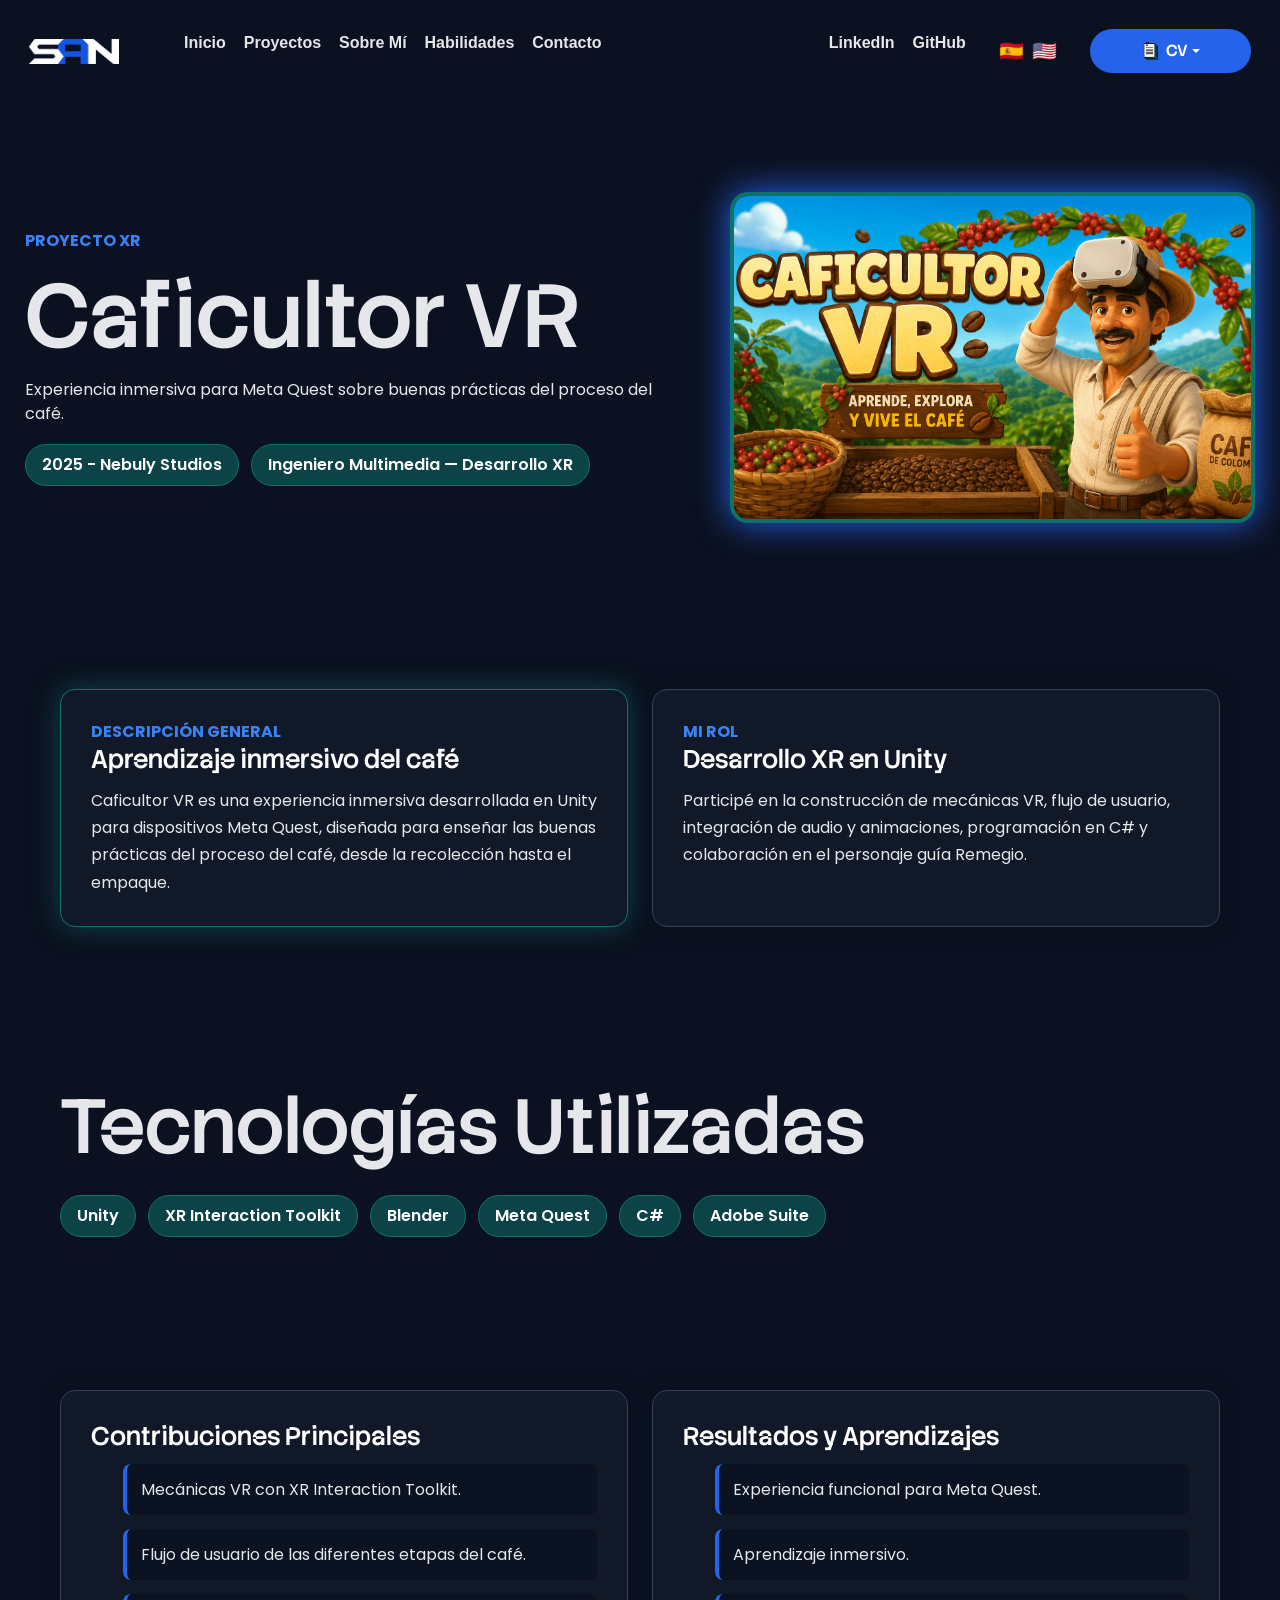
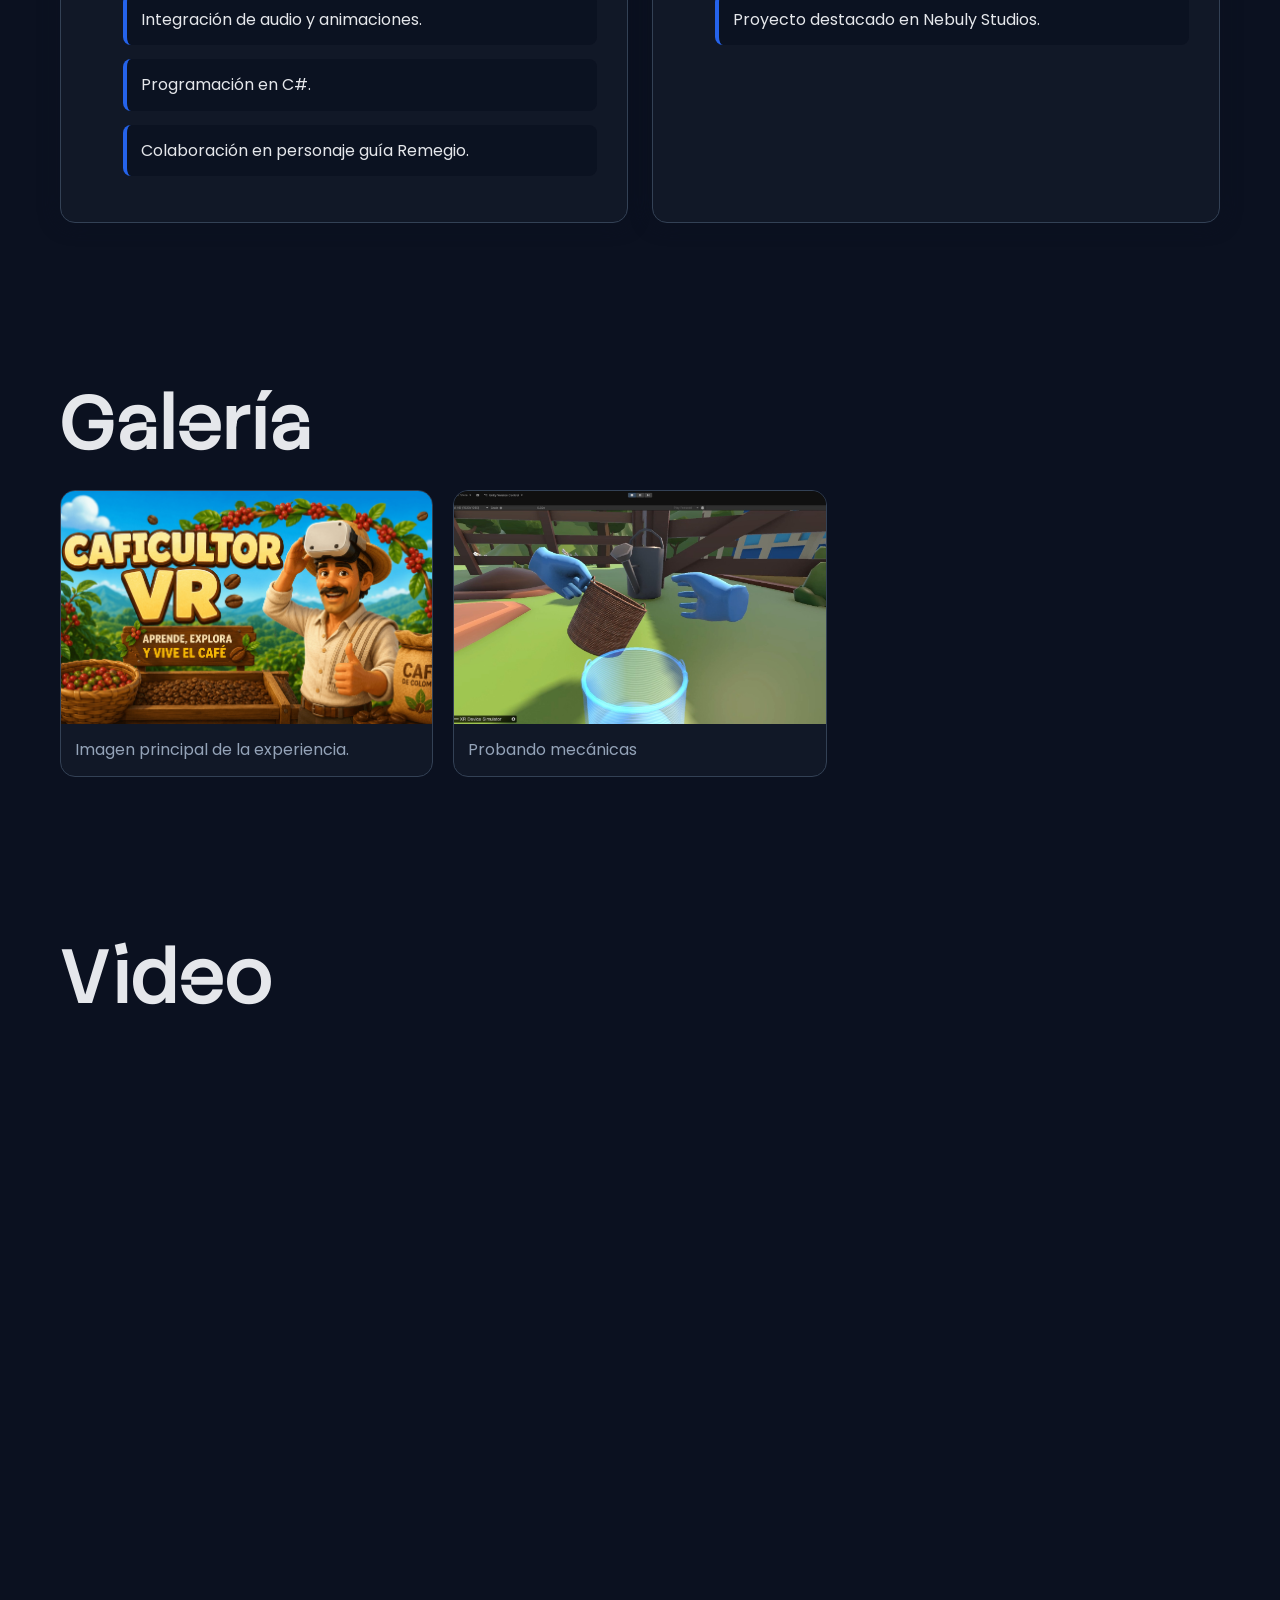
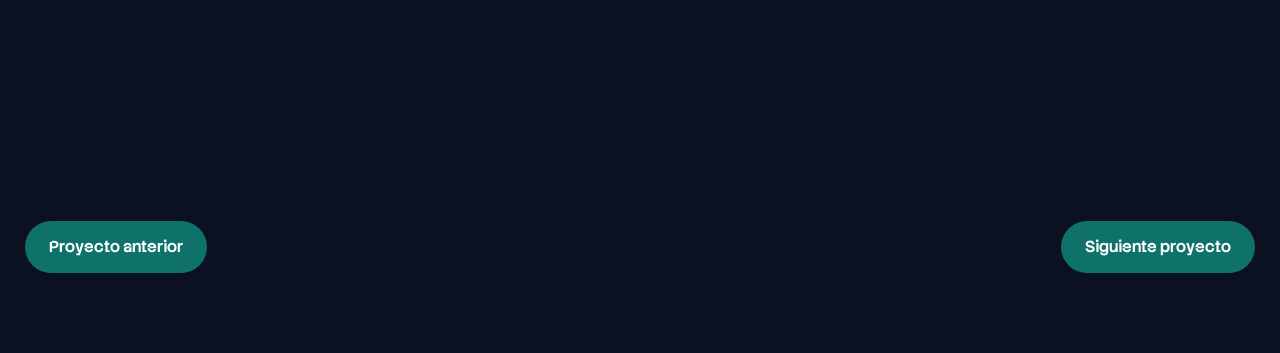
<file: projects/caficultor-vr.html>
<!doctype html>
<html lang="es">

<head>
  <meta charset="UTF-8" />
  <meta name="viewport" content="width=device-width, initial-scale=1.0" />
  <meta name="description" content="Detalle del proyecto Caficultor VR de Santiago Mejía Suárez." />
  <title>Caficultor VR | Santiago Mejía Suárez</title>
  <link rel="icon" type="image/png" href="../assets/images/icons/SLogo.png" />
  <link href="https://cdn.jsdelivr.net/npm/bootstrap@5.3.8/dist/css/bootstrap.min.css" rel="stylesheet"
    integrity="sha384-sRIl4kxILFvY47J16cr9ZwB07vP4J8+LH7qKQnuqkuIAvNWLzeN8tE5YBujZqJLB" crossorigin="anonymous" />
  <script src="https://cdn.jsdelivr.net/npm/bootstrap@5.3.8/dist/js/bootstrap.bundle.min.js"
    integrity="sha384-FKyoEForCGlyvwx9Hj09JcYn3nv7wiPVlz7YYwJrWVcXK/BmnVDxM+D2scQbITxI"
    crossorigin="anonymous"></script>
  <link rel="stylesheet" href="../src/css/reset.css" />
  <link rel="stylesheet" href="../src/css/variables.css" />
  <link rel="stylesheet" href="../src/css/globals.css" />
  <link rel="stylesheet" href="../src/css/main.css" />
  <link rel="stylesheet" href="../src/css/project-detail.css" />
  <link rel="preconnect" href="https://fonts.googleapis.com" />
  <link rel="preconnect" href="https://fonts.gstatic.com" crossorigin />
  <link href="https://fonts.googleapis.com/css2?family=Stack+Sans+Notch:wght@200..700&display=swap" rel="stylesheet" />
  <link href="https://fonts.googleapis.com/css2?family=Poppins:wght@300;400;500;600;700&display=swap"
    rel="stylesheet" />
</head>

<body>
  <header>
    <nav>
      <div class="header-nav-container">
        <div class="header-logo">
          <a href="../index.html#hero">
            <img src="../assets/images/icons/myLogoLight.png" alt="Logo de Santiago Mejía Suárez" />
          </a>
        </div>
        <ul class="header-nav-links" id="header-nav-links">
          <li><a href="../index.html#hero" data-section="header" data-value="hero">Inicio</a></li>
          <li><a href="../index.html#projects" data-section="header" data-value="projects">Proyectos</a></li>
          <li><a href="../index.html#about" data-section="header" data-value="about">Sobre Mí</a></li>
          <li><a href="../index.html#skills" data-section="header" data-value="skills">Habilidades</a></li>
          <li><a href="../index.html#contact" data-section="header" data-value="contact">Contacto</a></li>
          <li class="header-mobile-social-link"><a href="https://www.linkedin.com/in/santiago-mejiasuarez/"
              target="_blank" rel="noopener noreferrer" data-section="header" data-value="linkedin">LinkedIn</a></li>
          <li class="header-mobile-social-link"><a href="https://github.com/SantiagoMejia064" target="_blank"
              rel="noopener noreferrer" data-section="header" data-value="github">GitHub</a></li>
        </ul>
        <ul class="header-social-links">
          <li><a href="https://www.linkedin.com/in/santiago-mejiasuarez/" target="_blank" rel="noopener noreferrer"
              data-section="header" data-value="linkedin">LinkedIn</a></li>
          <li><a href="https://github.com/SantiagoMejia064" target="_blank" rel="noopener noreferrer"
              data-section="header" data-value="github">GitHub</a></li>
        </ul>
        <div class="languages">
          <button class="langbtn" data-language="es">🇪🇸</button>
          <button class="langbtn" data-language="en">🇺🇸</button>
        </div>
        <div class="dropdown">
          <a class="btn btn-primary dropdown-toggle" href="#" role="button" data-bs-toggle="dropdown"
            aria-expanded="false">
            <img src="../assets/images/icons/documentoIcono.png" alt="Documento" />
            <span data-section="header" data-value="cv">CV</span>
          </a>
          <ul class="dropdown-menu">
            <li><a class="dropdown-item" href="../assets/documents/HOJA_DE_VIDA-SANTIAGO_MEJIA_SUAREZ.pdf"
                download="HOJA_DE_VIDA-SANTIAGO_MEJIA_SUAREZ.pdf" data-section="header" data-value="spanishCv">CV en
                español</a></li>
            <li><a class="dropdown-item" href="../assets/documents/Resume-Santiago_Mejia_Suarez.pdf"
                download="Resume-Santiago_Mejia_Suarez.pdf" data-section="header" data-value="englishCv">English
                CV</a></li>
          </ul>
        </div>
        <button class="menu-btn" id="menu-btn">☰</button>
      </div>
    </nav>
  </header>

  <main class="project-detail">
    <section class="project-detail-hero">
      <div class="project-detail-hero-content">
        <span class="project-eyebrow" data-section="caficultorPage" data-value="eyebrow">Proyecto XR</span>
        <h1 data-section="caficultorPage" data-value="title">Caficultor VR</h1>
        <p data-section="caficultorPage" data-value="summary">Experiencia inmersiva para Meta Quest sobre buenas
          prácticas del proceso del café.</p>
        <div class="project-detail-meta">
          <span class="project-pill" data-section="caficultorPage" data-value="year">2025 - Nebuly Studios</span>
          <span class="project-pill" data-section="caficultorPage" data-value="role">Ingeniero Multimedia — Desarrollo
            XR</span>
        </div>
      </div>
      <div class="project-detail-cover">
        <img src="../assets/images/projects/caficultor-vr/portafa_caficultorVR.jpg" alt="Caficultor VR" />
      </div>
    </section>

    <section class="project-detail-section">
      <div class="project-detail-inner project-detail-grid">
        <article class="project-card featured">
          <span class="project-section-label" data-section="projectCommon" data-value="overview">Descripción
            General</span>
          <h2 data-section="caficultorPage" data-value="overviewTitle">Aprendizaje inmersivo del café</h2>
          <p data-section="caficultorPage" data-value="overviewText">Caficultor VR es una experiencia inmersiva
            desarrollada en Unity para dispositivos Meta Quest, diseñada para enseñar las buenas prácticas del proceso
            del café, desde la recolección hasta el empaque.</p>
        </article>
        <article class="project-card">
          <span class="project-section-label" data-section="projectCommon" data-value="role">Mi Rol</span>
          <h2 data-section="caficultorPage" data-value="roleTitle">Desarrollo XR en Unity</h2>
          <p data-section="caficultorPage" data-value="roleText">Participé en la construcción de mecánicas VR, flujo de
            usuario, integración de audio y animaciones, programación en C# y colaboración en el personaje guía
            Remegio.</p>
        </article>
      </div>
    </section>

    <section class="project-detail-section">
      <div class="project-detail-inner">
        <h2 data-section="projectCommon" data-value="technologies">Tecnologías Utilizadas</h2>
        <div class="project-tech-list">
          <span class="project-tech-badge">Unity</span>
          <span class="project-tech-badge">XR Interaction Toolkit</span>
          <span class="project-tech-badge">Blender</span>
          <span class="project-tech-badge">Meta Quest</span>
          <span class="project-tech-badge">C#</span>
          <span class="project-tech-badge">Adobe Suite</span>
        </div>
      </div>
    </section>

    <section class="project-detail-section">
      <div class="project-detail-inner project-detail-grid">
        <article class="project-card">
          <h2 data-section="projectCommon" data-value="contributions">Contribuciones Principales</h2>
          <ul class="project-list">
            <li data-section="caficultorPage" data-value="contribution1">Mecánicas VR con XR Interaction Toolkit.</li>
            <li data-section="caficultorPage" data-value="contribution2">Flujo de usuario de las diferentes etapas del
              café.</li>
            <li data-section="caficultorPage" data-value="contribution3">Integración de audio y animaciones.</li>
            <li data-section="caficultorPage" data-value="contribution4">Programación en C#.</li>
            <li data-section="caficultorPage" data-value="contribution5">Colaboración en personaje guía Remegio.</li>
          </ul>
        </article>
        <article class="project-card">
          <h2 data-section="projectCommon" data-value="results">Resultados y Aprendizajes</h2>
          <ul class="project-list">
            <li data-section="caficultorPage" data-value="result1">Experiencia funcional para Meta Quest.</li>
            <li data-section="caficultorPage" data-value="result2">Aprendizaje inmersivo.</li>
            <li data-section="caficultorPage" data-value="result3">Proyecto destacado en Nebuly Studios.</li>
          </ul>
        </article>
      </div>
    </section>

    <section class="project-detail-section">
      <div class="project-detail-inner">
        <h2 data-section="projectCommon" data-value="gallery">Galería</h2>
        <div class="project-gallery-grid">
          <div class="project-gallery-item">
            <img src="../assets/images/projects/caficultor-vr/portafa_caficultorVR.jpg" alt="Caficultor VR" />
            <span data-section="caficultorPage" data-value="gallery1">Imagen principal de la experiencia.</span>
          </div>
          <div class="project-gallery-item">
            <img src="../assets/images/projects/caficultor-vr/ProbandoMecanicas.png" alt="Caficultor VR" />
            <span data-section="caficultorPage" data-value="gallery2">Probando mecánicas</span>
          </div>
        </div>
      </div>
    </section>

    <section class="project-detail-section">
      <div class="project-detail-inner">
        <h2 data-section="projectCommon" data-value="video">Video</h2>
        <iframe class="project-video-frame" src="https://www.youtube.com/embed/sbnh2iOobCI" title="caficultor VR"
          allowfullscreen></iframe>
      </div>
    </section>

    <nav class="project-navigation">
      <a class="project-nav-link" href="./pc-gamer.html" data-section="projectCommon"
        data-value="previousProject">Proyecto
        anterior</a>
      <a class="project-nav-link" href="./molassault.html" data-section="projectCommon"
        data-value="nextProject">Siguiente
        proyecto</a>
    </nav>
  </main>

  <script src="../src/js/bootstrap-init.js"></script>
  <script src="../src/js/main.js"></script>
</body>

</html>
</file>
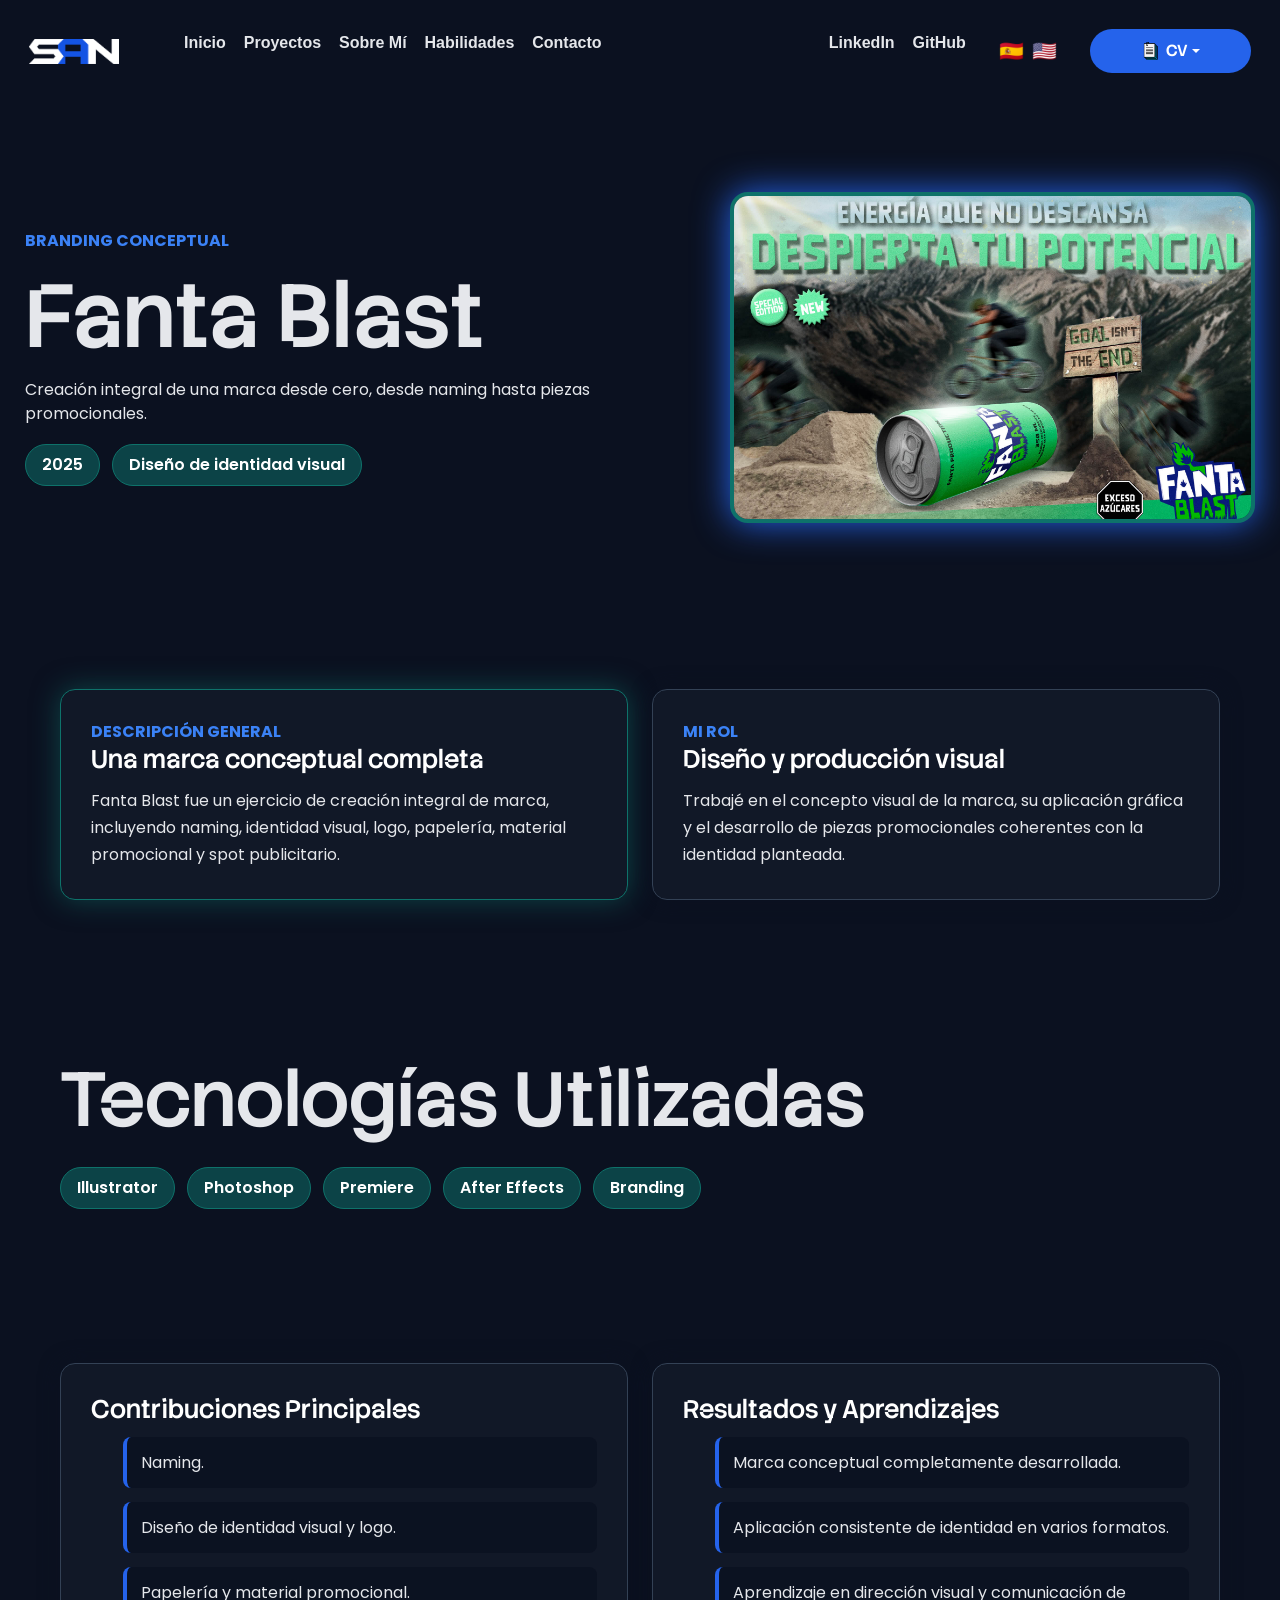
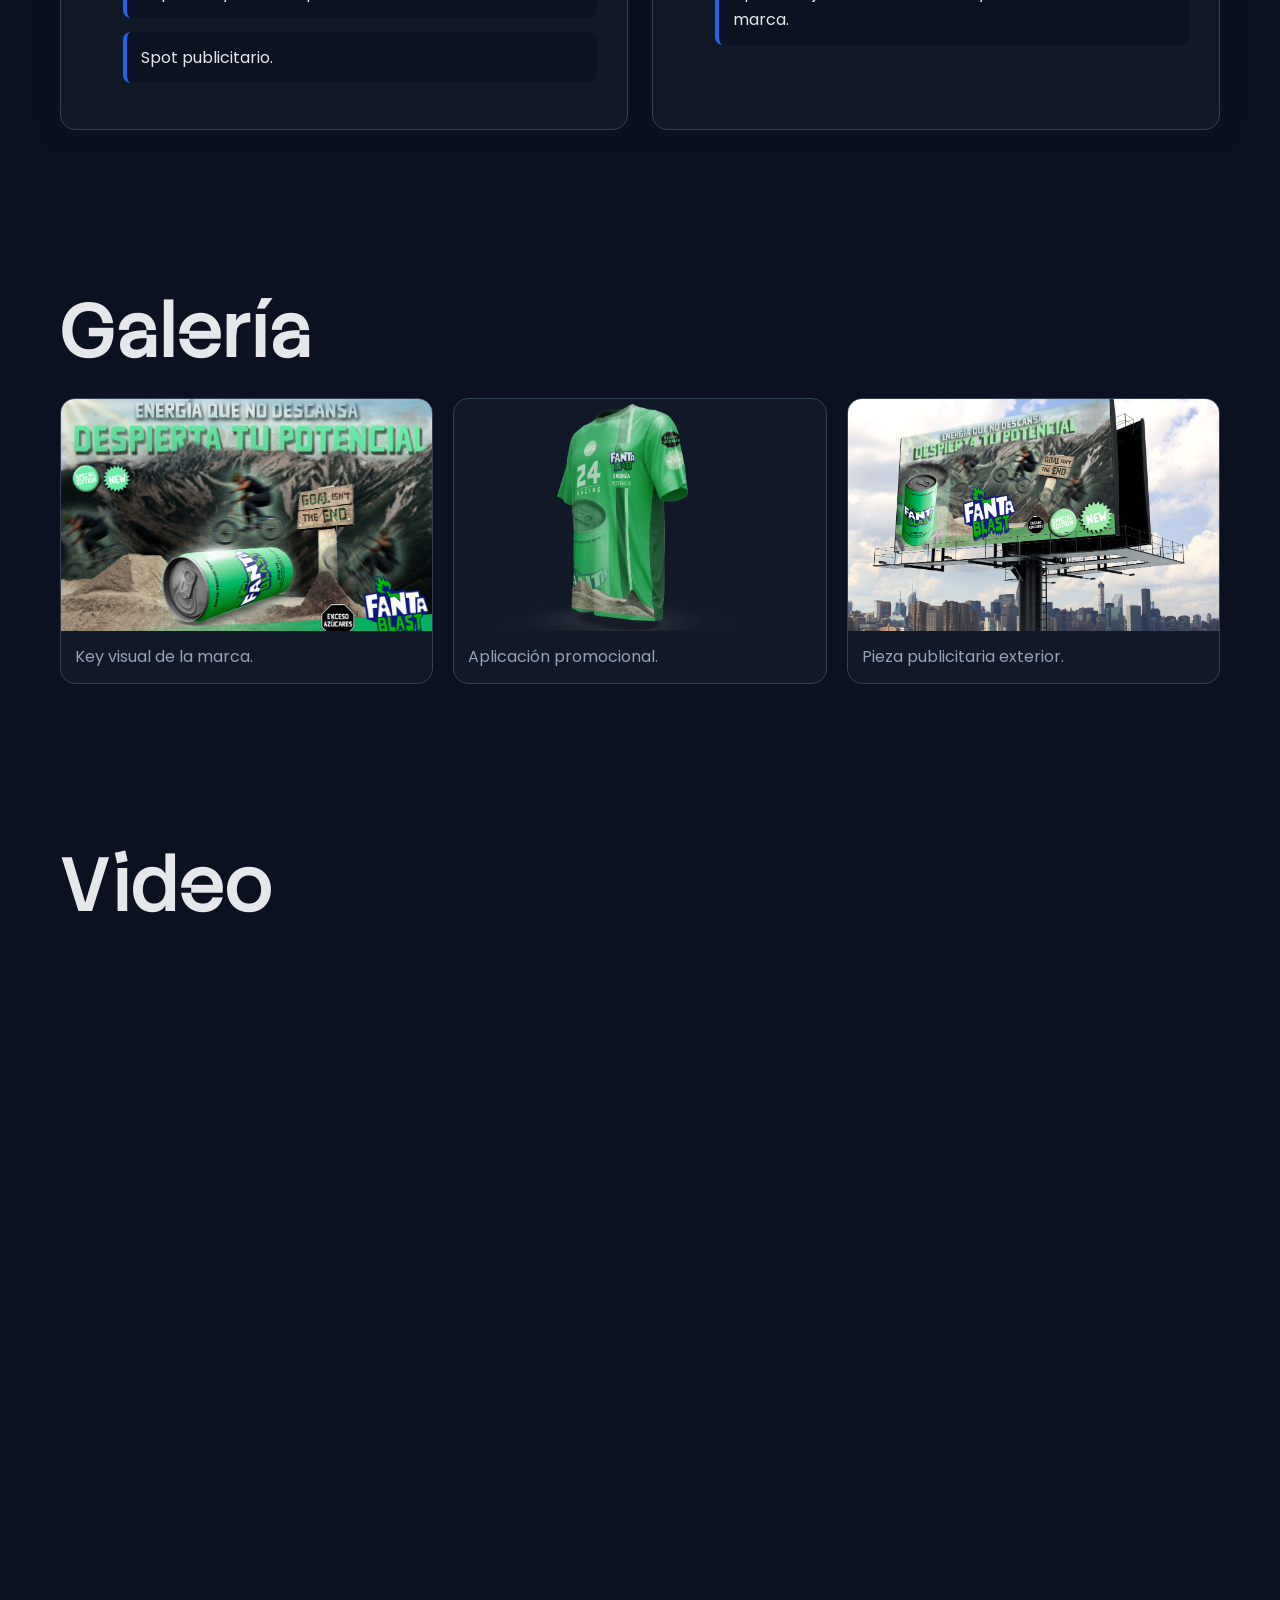
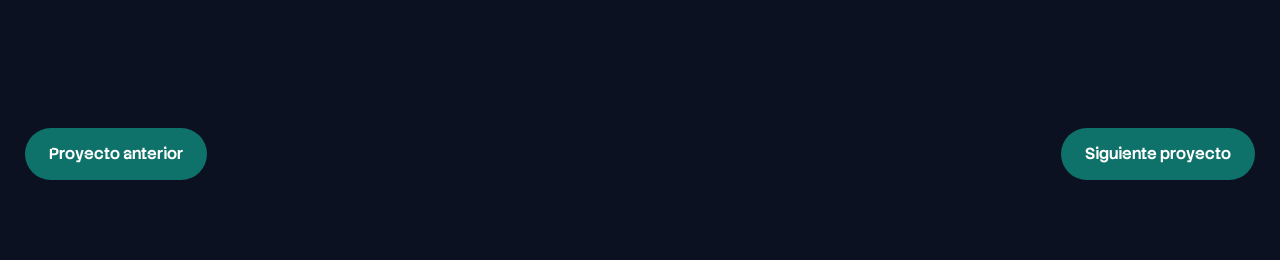
<file: projects/fanta-blast.html>
<!doctype html>
<html lang="es">

<head>
  <meta charset="UTF-8" />
  <meta name="viewport" content="width=device-width, initial-scale=1.0" />
  <meta name="description" content="Detalle del proyecto Fanta Blast de Santiago Mejía Suárez." />
  <title>Fanta Blast | Santiago Mejía Suárez</title>
  <link rel="icon" type="image/png" href="../assets/images/icons/SLogo.png" />
  <link href="https://cdn.jsdelivr.net/npm/bootstrap@5.3.8/dist/css/bootstrap.min.css" rel="stylesheet"
    integrity="sha384-sRIl4kxILFvY47J16cr9ZwB07vP4J8+LH7qKQnuqkuIAvNWLzeN8tE5YBujZqJLB" crossorigin="anonymous" />
  <script src="https://cdn.jsdelivr.net/npm/bootstrap@5.3.8/dist/js/bootstrap.bundle.min.js"
    integrity="sha384-FKyoEForCGlyvwx9Hj09JcYn3nv7wiPVlz7YYwJrWVcXK/BmnVDxM+D2scQbITxI"
    crossorigin="anonymous"></script>
  <link rel="stylesheet" href="../src/css/reset.css" />
  <link rel="stylesheet" href="../src/css/variables.css" />
  <link rel="stylesheet" href="../src/css/globals.css" />
  <link rel="stylesheet" href="../src/css/main.css" />
  <link rel="stylesheet" href="../src/css/project-detail.css" />
  <link rel="preconnect" href="https://fonts.googleapis.com" />
  <link rel="preconnect" href="https://fonts.gstatic.com" crossorigin />
  <link href="https://fonts.googleapis.com/css2?family=Stack+Sans+Notch:wght@200..700&display=swap" rel="stylesheet" />
  <link href="https://fonts.googleapis.com/css2?family=Poppins:wght@300;400;500;600;700&display=swap"
    rel="stylesheet" />
</head>

<body>
  <header>
    <nav>
      <div class="header-nav-container">
        <div class="header-logo"><a href="../index.html#hero"><img src="../assets/images/icons/myLogoLight.png"
              alt="Logo de Santiago Mejía Suárez" /></a></div>
        <ul class="header-nav-links" id="header-nav-links">
          <li><a href="../index.html#hero" data-section="header" data-value="hero">Inicio</a></li>
          <li><a href="../index.html#projects" data-section="header" data-value="projects">Proyectos</a></li>
          <li><a href="../index.html#about" data-section="header" data-value="about">Sobre Mí</a></li>
          <li><a href="../index.html#skills" data-section="header" data-value="skills">Habilidades</a></li>
          <li><a href="../index.html#contact" data-section="header" data-value="contact">Contacto</a></li>
          <li class="header-mobile-social-link"><a href="https://www.linkedin.com/in/santiago-mejiasuarez/"
              target="_blank" rel="noopener noreferrer" data-section="header" data-value="linkedin">LinkedIn</a></li>
          <li class="header-mobile-social-link"><a href="https://github.com/SantiagoMejia064" target="_blank"
              rel="noopener noreferrer" data-section="header" data-value="github">GitHub</a></li>
        </ul>
        <ul class="header-social-links">
          <li><a href="https://www.linkedin.com/in/santiago-mejiasuarez/" target="_blank" rel="noopener noreferrer"
              data-section="header" data-value="linkedin">LinkedIn</a></li>
          <li><a href="https://github.com/SantiagoMejia064" target="_blank" rel="noopener noreferrer"
              data-section="header" data-value="github">GitHub</a></li>
        </ul>
        <div class="languages"><button class="langbtn" data-language="es">🇪🇸</button><button class="langbtn"
            data-language="en">🇺🇸</button></div>
        <div class="dropdown"><a class="btn btn-primary dropdown-toggle" href="#" role="button"
            data-bs-toggle="dropdown" aria-expanded="false"><img src="../assets/images/icons/documentoIcono.png"
              alt="Documento" /><span data-section="header" data-value="cv">CV</span></a>
          <ul class="dropdown-menu">
            <li><a class="dropdown-item" href="../assets/documents/HOJA_DE_VIDA-SANTIAGO_MEJIA_SUAREZ.pdf"
                download="HOJA_DE_VIDA-SANTIAGO_MEJIA_SUAREZ.pdf" data-section="header" data-value="spanishCv">CV en
                español</a></li>
            <li><a class="dropdown-item" href="../assets/documents/Resume-Santiago_Mejia_Suarez.pdf"
                download="Resume-Santiago_Mejia_Suarez.pdf" data-section="header" data-value="englishCv">English CV</a>
            </li>
          </ul>
        </div><button class="menu-btn" id="menu-btn">☰</button>
      </div>
    </nav>
  </header>
  <main class="project-detail">
    <section class="project-detail-hero">
      <div class="project-detail-hero-content"><span class="project-eyebrow" data-section="fantaPage"
          data-value="eyebrow">Branding conceptual</span>
        <h1 data-section="fantaPage" data-value="title">Fanta Blast</h1>
        <p data-section="fantaPage" data-value="summary">Creación integral de una marca desde cero, desde naming hasta
          piezas promocionales.</p>
        <div class="project-detail-meta"><span class="project-pill" data-section="fantaPage"
            data-value="year">2025</span><span class="project-pill" data-section="fantaPage" data-value="role">Diseño de
            identidad visual</span></div>
      </div>
      <div class="project-detail-cover"><img src="../assets/images/projects/Fanta_blast/key_visual.jpg"
          alt="Fanta Blast" /></div>
    </section>
    <section class="project-detail-section">
      <div class="project-detail-inner project-detail-grid">
        <article class="project-card featured"><span class="project-section-label" data-section="projectCommon"
            data-value="overview">Descripción General</span>
          <h2 data-section="fantaPage" data-value="overviewTitle">Una marca conceptual completa</h2>
          <p data-section="fantaPage" data-value="overviewText">Fanta Blast fue un ejercicio de creación integral de
            marca, incluyendo naming, identidad visual, logo, papelería, material promocional y spot publicitario.</p>
        </article>
        <article class="project-card"><span class="project-section-label" data-section="projectCommon"
            data-value="role">Mi Rol</span>
          <h2 data-section="fantaPage" data-value="roleTitle">Diseño y producción visual</h2>
          <p data-section="fantaPage" data-value="roleText">Trabajé en el concepto visual de la marca, su aplicación
            gráfica y el desarrollo de piezas promocionales coherentes con la identidad planteada.</p>
        </article>
      </div>
    </section>
    <section class="project-detail-section">
      <div class="project-detail-inner">
        <h2 data-section="projectCommon" data-value="technologies">Tecnologías Utilizadas</h2>
        <div class="project-tech-list"><span class="project-tech-badge">Illustrator</span><span
            class="project-tech-badge">Photoshop</span><span class="project-tech-badge">Premiere</span><span
            class="project-tech-badge">After Effects</span><span class="project-tech-badge">Branding</span></div>
      </div>
    </section>
    <section class="project-detail-section">
      <div class="project-detail-inner project-detail-grid">
        <article class="project-card">
          <h2 data-section="projectCommon" data-value="contributions">Contribuciones Principales</h2>
          <ul class="project-list">
            <li data-section="fantaPage" data-value="contribution1">Naming.</li>
            <li data-section="fantaPage" data-value="contribution2">Diseño de identidad visual y logo.</li>
            <li data-section="fantaPage" data-value="contribution3">Papelería y material promocional.</li>
            <li data-section="fantaPage" data-value="contribution4">Spot publicitario.</li>
          </ul>
        </article>
        <article class="project-card">
          <h2 data-section="projectCommon" data-value="results">Resultados y Aprendizajes</h2>
          <ul class="project-list">
            <li data-section="fantaPage" data-value="result1">Marca conceptual completamente desarrollada.</li>
            <li data-section="fantaPage" data-value="result2">Aplicación consistente de identidad en varios formatos.
            </li>
            <li data-section="fantaPage" data-value="result3">Aprendizaje en dirección visual y comunicación de marca.
            </li>
          </ul>
        </article>
      </div>
    </section>
    <section class="project-detail-section">
      <div class="project-detail-inner">
        <h2 data-section="projectCommon" data-value="gallery">Galería</h2>
        <div class="project-gallery-grid">
          <div class="project-gallery-item"><img src="../assets/images/projects/Fanta_blast/key_visual.jpg"
              alt="Key visual Fanta Blast" /><span data-section="fantaPage" data-value="gallery1">Key visual de la
              marca.</span></div>
          <div class="project-gallery-item"><img src="../assets/images/projects/Fanta_blast/camisa_fanta_blast.png"
              alt="Camisa Fanta Blast" /><span data-section="fantaPage" data-value="gallery2">Aplicación
              promocional.</span></div>
          <div class="project-gallery-item"><img src="../assets/images/projects/Fanta_blast/Valla.jpg"
              alt="Valla Fanta Blast" /><span data-section="fantaPage" data-value="gallery3">Pieza publicitaria
              exterior.</span></div>
        </div>
      </div>
    </section>
    <section class="project-detail-section">
      <div class="project-detail-inner">
        <h2 data-section="projectCommon" data-value="video">Video</h2>
        <iframe class="project-video-frame" src="https://www.youtube.com/embed/jTGDZk9Qf8o" title="Fanta blast"
          allowfullscreen></iframe>
      </div>
    </section>
    <nav class="project-navigation"><a class="project-nav-link" href="./banco-occidente.html"
        data-section="projectCommon" data-value="previousProject">Proyecto anterior</a><a class="project-nav-link"
        href="./resident-evil.html" data-section="projectCommon" data-value="nextProject">Siguiente proyecto</a></nav>
  </main>
  <script src="../src/js/bootstrap-init.js"></script>
  <script src="../src/js/main.js"></script>
</body>

</html>
</file>
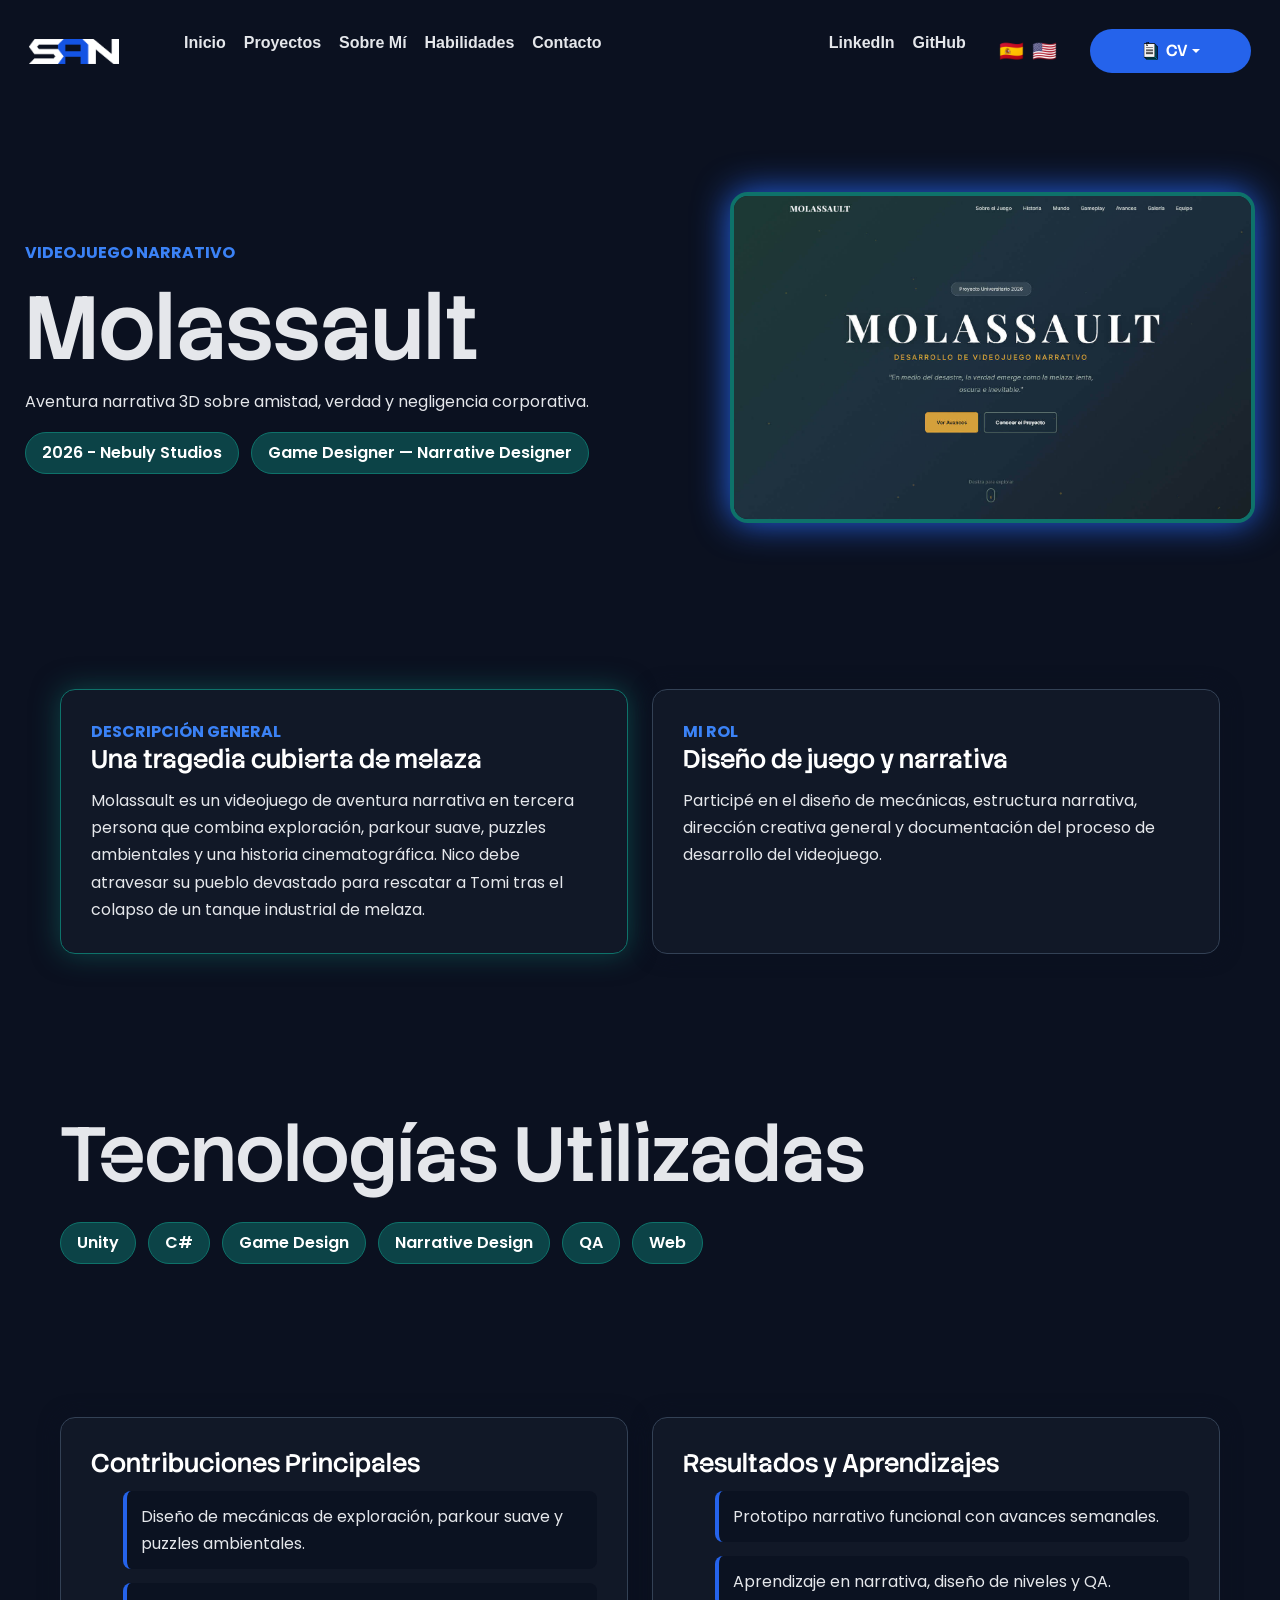
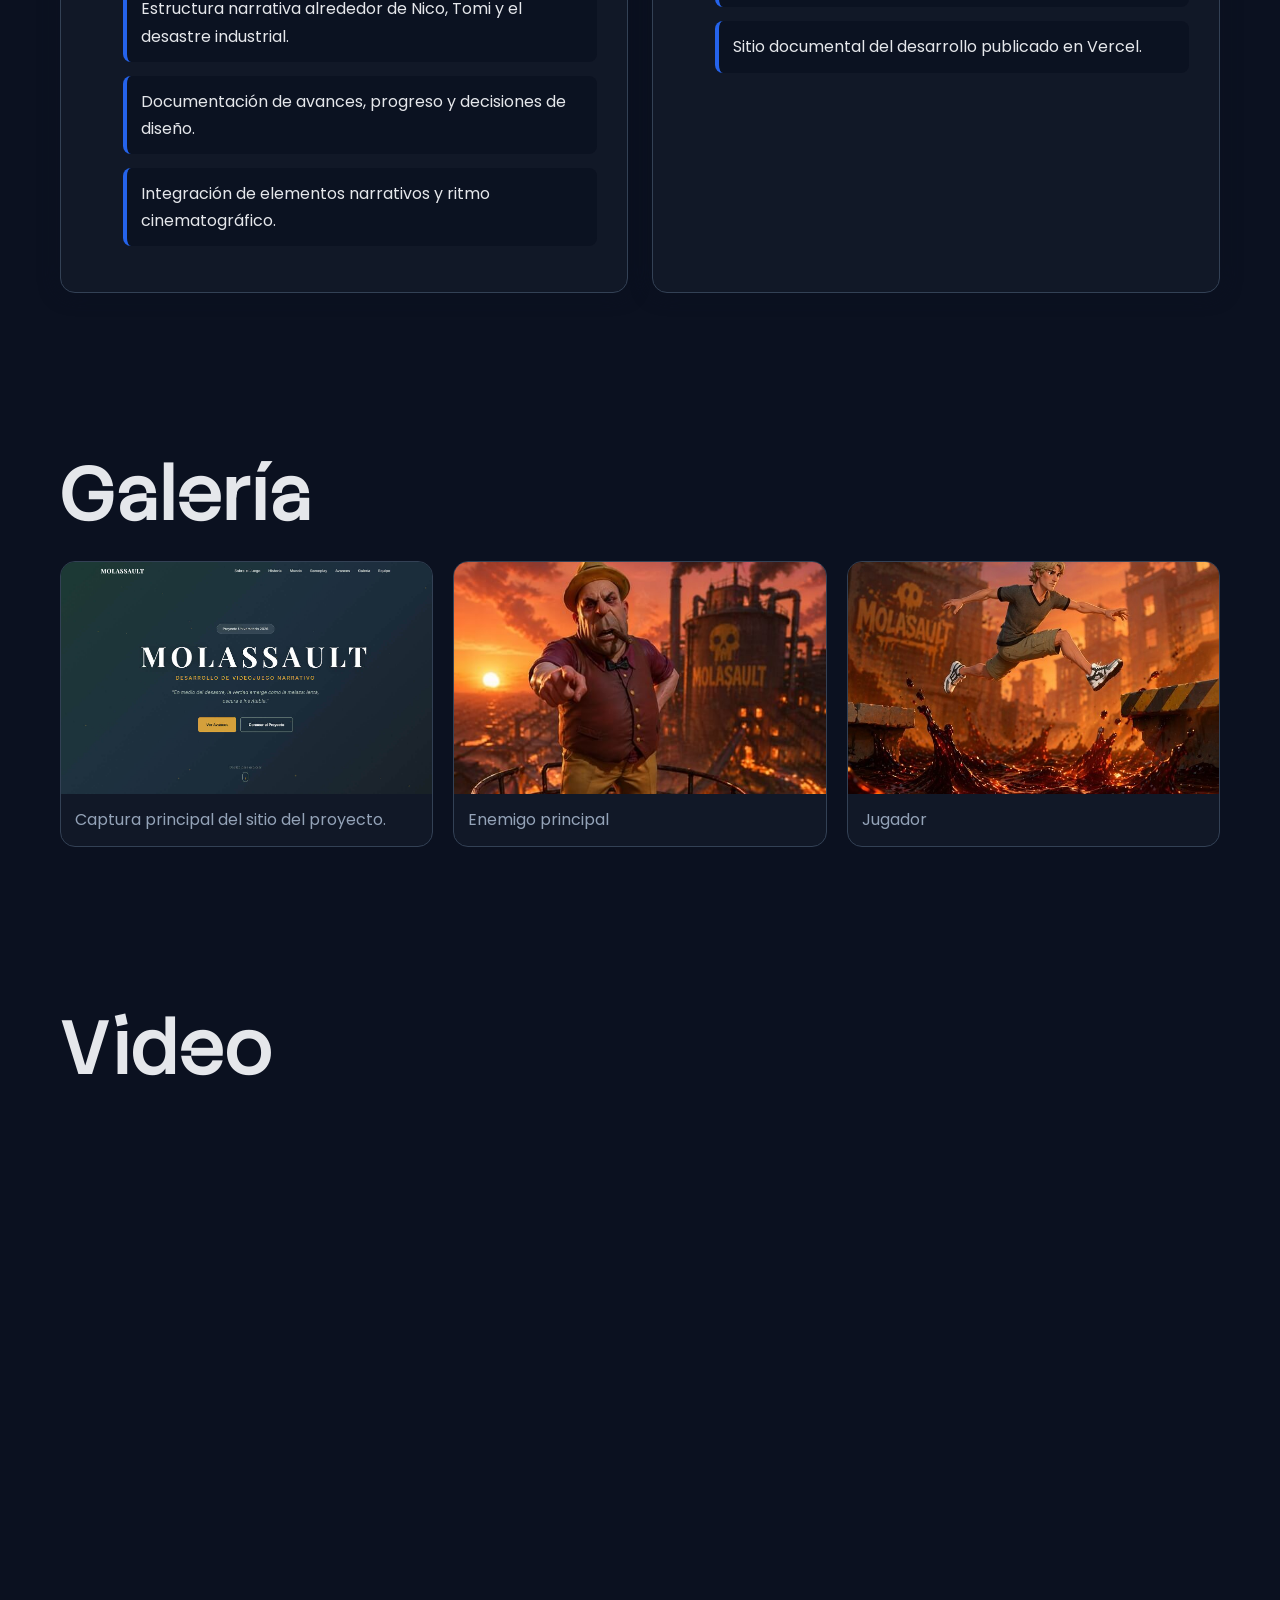
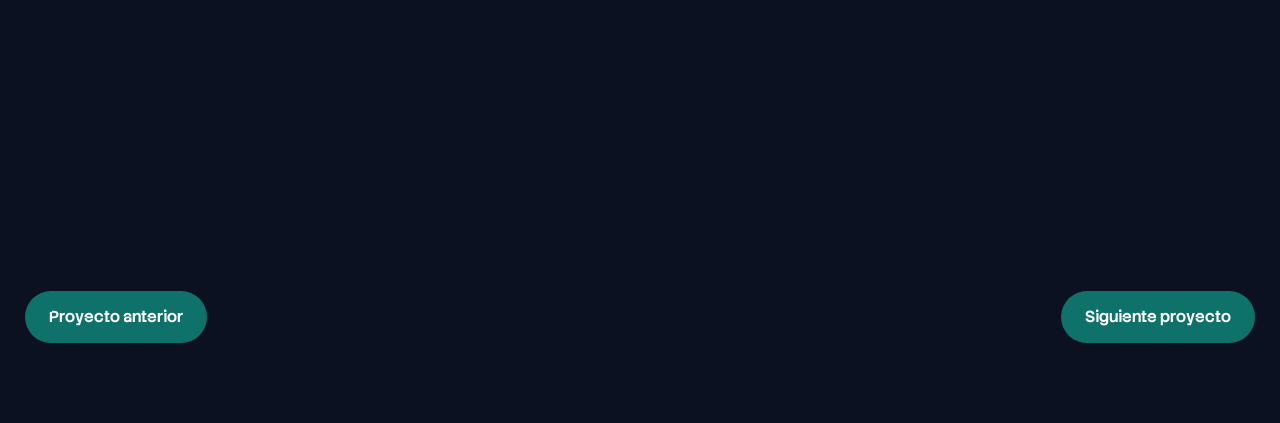
<file: projects/molassault.html>
<!doctype html>
<html lang="es">

<head>
  <meta charset="UTF-8" />
  <meta name="viewport" content="width=device-width, initial-scale=1.0" />
  <meta name="description" content="Detalle del proyecto Molassault de Santiago Mejía Suárez." />
  <title>Molassault | Santiago Mejía Suárez</title>
  <link rel="icon" type="image/png" href="../assets/images/icons/SLogo.png" />
  <link href="https://cdn.jsdelivr.net/npm/bootstrap@5.3.8/dist/css/bootstrap.min.css" rel="stylesheet"
    integrity="sha384-sRIl4kxILFvY47J16cr9ZwB07vP4J8+LH7qKQnuqkuIAvNWLzeN8tE5YBujZqJLB" crossorigin="anonymous" />
  <script src="https://cdn.jsdelivr.net/npm/bootstrap@5.3.8/dist/js/bootstrap.bundle.min.js"
    integrity="sha384-FKyoEForCGlyvwx9Hj09JcYn3nv7wiPVlz7YYwJrWVcXK/BmnVDxM+D2scQbITxI"
    crossorigin="anonymous"></script>
  <link rel="stylesheet" href="../src/css/reset.css" />
  <link rel="stylesheet" href="../src/css/variables.css" />
  <link rel="stylesheet" href="../src/css/globals.css" />
  <link rel="stylesheet" href="../src/css/main.css" />
  <link rel="stylesheet" href="../src/css/project-detail.css" />
  <link rel="preconnect" href="https://fonts.googleapis.com" />
  <link rel="preconnect" href="https://fonts.gstatic.com" crossorigin />
  <link href="https://fonts.googleapis.com/css2?family=Stack+Sans+Notch:wght@200..700&display=swap" rel="stylesheet" />
  <link href="https://fonts.googleapis.com/css2?family=Poppins:wght@300;400;500;600;700&display=swap"
    rel="stylesheet" />
</head>

<body>
  <header>
    <nav>
      <div class="header-nav-container">
        <div class="header-logo"><a href="../index.html#hero"><img src="../assets/images/icons/myLogoLight.png"
              alt="Logo de Santiago Mejía Suárez" /></a></div>
        <ul class="header-nav-links" id="header-nav-links">
          <li><a href="../index.html#hero" data-section="header" data-value="hero">Inicio</a></li>
          <li><a href="../index.html#projects" data-section="header" data-value="projects">Proyectos</a></li>
          <li><a href="../index.html#about" data-section="header" data-value="about">Sobre Mí</a></li>
          <li><a href="../index.html#skills" data-section="header" data-value="skills">Habilidades</a></li>
          <li><a href="../index.html#contact" data-section="header" data-value="contact">Contacto</a></li>
          <li class="header-mobile-social-link"><a href="https://www.linkedin.com/in/santiago-mejiasuarez/"
              target="_blank" rel="noopener noreferrer" data-section="header" data-value="linkedin">LinkedIn</a></li>
          <li class="header-mobile-social-link"><a href="https://github.com/SantiagoMejia064" target="_blank"
              rel="noopener noreferrer" data-section="header" data-value="github">GitHub</a></li>
        </ul>
        <ul class="header-social-links">
          <li><a href="https://www.linkedin.com/in/santiago-mejiasuarez/" target="_blank" rel="noopener noreferrer"
              data-section="header" data-value="linkedin">LinkedIn</a></li>
          <li><a href="https://github.com/SantiagoMejia064" target="_blank" rel="noopener noreferrer"
              data-section="header" data-value="github">GitHub</a></li>
        </ul>
        <div class="languages"><button class="langbtn" data-language="es">🇪🇸</button><button class="langbtn"
            data-language="en">🇺🇸</button></div>
        <div class="dropdown">
          <a class="btn btn-primary dropdown-toggle" href="#" role="button" data-bs-toggle="dropdown"
            aria-expanded="false"><img src="../assets/images/icons/documentoIcono.png" alt="Documento" /><span
              data-section="header" data-value="cv">CV</span></a>
          <ul class="dropdown-menu">
            <li><a class="dropdown-item" href="../assets/documents/HOJA_DE_VIDA-SANTIAGO_MEJIA_SUAREZ.pdf"
                download="HOJA_DE_VIDA-SANTIAGO_MEJIA_SUAREZ.pdf" data-section="header" data-value="spanishCv">CV en
                español</a></li>
            <li><a class="dropdown-item" href="../assets/documents/Resume-Santiago_Mejia_Suarez.pdf"
                download="Resume-Santiago_Mejia_Suarez.pdf" data-section="header" data-value="englishCv">English
                CV</a></li>
          </ul>
        </div>
        <button class="menu-btn" id="menu-btn">☰</button>
      </div>
    </nav>
  </header>

  <main class="project-detail">
    <section class="project-detail-hero">
      <div class="project-detail-hero-content">
        <span class="project-eyebrow" data-section="molassaultPage" data-value="eyebrow">Videojuego narrativo</span>
        <h1 data-section="molassaultPage" data-value="title">Molassault</h1>
        <p data-section="molassaultPage" data-value="summary">Aventura narrativa 3D sobre amistad, verdad y negligencia
          corporativa.</p>
        <div class="project-detail-meta">
          <span class="project-pill" data-section="molassaultPage" data-value="year">2026 - Nebuly Studios</span>
          <span class="project-pill" data-section="molassaultPage" data-value="role">Game Designer — Narrative
            Designer</span>
        </div>
      </div>
      <div class="project-detail-cover">
        <img src="../assets/images/projects/molassault/inicioWebMollasault.jpg" alt="Molassault" />
      </div>
    </section>

    <section class="project-detail-section">
      <div class="project-detail-inner project-detail-grid">
        <article class="project-card featured">
          <span class="project-section-label" data-section="projectCommon" data-value="overview">Descripción
            General</span>
          <h2 data-section="molassaultPage" data-value="overviewTitle">Una tragedia cubierta de melaza</h2>
          <p data-section="molassaultPage" data-value="overviewText">Molassault es un videojuego de aventura narrativa
            en tercera persona que combina exploración, parkour suave, puzzles ambientales y una historia
            cinematográfica.
            Nico debe atravesar su pueblo devastado para rescatar a Tomi tras el colapso de un tanque industrial de
            melaza.</p>
        </article>
        <article class="project-card">
          <span class="project-section-label" data-section="projectCommon" data-value="role">Mi Rol</span>
          <h2 data-section="molassaultPage" data-value="roleTitle">Diseño de juego y narrativa</h2>
          <p data-section="molassaultPage" data-value="roleText">Participé en el diseño de mecánicas, estructura
            narrativa, dirección creativa general y documentación del proceso de desarrollo del videojuego.</p>
        </article>
      </div>
    </section>

    <section class="project-detail-section">
      <div class="project-detail-inner">
        <h2 data-section="projectCommon" data-value="technologies">Tecnologías Utilizadas</h2>
        <div class="project-tech-list">
          <span class="project-tech-badge">Unity</span>
          <span class="project-tech-badge">C#</span>
          <span class="project-tech-badge">Game Design</span>
          <span class="project-tech-badge">Narrative Design</span>
          <span class="project-tech-badge">QA</span>
          <span class="project-tech-badge">Web</span>
        </div>
      </div>
    </section>

    <section class="project-detail-section">
      <div class="project-detail-inner project-detail-grid">
        <article class="project-card">
          <h2 data-section="projectCommon" data-value="contributions">Contribuciones Principales</h2>
          <ul class="project-list">
            <li data-section="molassaultPage" data-value="contribution1">Diseño de mecánicas de exploración, parkour
              suave y puzzles ambientales.</li>
            <li data-section="molassaultPage" data-value="contribution2">Estructura narrativa alrededor de Nico, Tomi y
              el desastre industrial.</li>
            <li data-section="molassaultPage" data-value="contribution3">Documentación de avances, progreso y decisiones
              de diseño.</li>
            <li data-section="molassaultPage" data-value="contribution4">Integración de elementos narrativos y ritmo
              cinematográfico.</li>
          </ul>
        </article>
        <article class="project-card">
          <h2 data-section="projectCommon" data-value="results">Resultados y Aprendizajes</h2>
          <ul class="project-list">
            <li data-section="molassaultPage" data-value="result1">Prototipo narrativo funcional con avances semanales.
            </li>
            <li data-section="molassaultPage" data-value="result2">Aprendizaje en narrativa, diseño de niveles y QA.
            </li>
            <li data-section="molassaultPage" data-value="result3">Sitio documental del desarrollo publicado en Vercel.
            </li>
          </ul>
        </article>
      </div>
    </section>

    <section class="project-detail-section">
      <div class="project-detail-inner">
        <h2 data-section="projectCommon" data-value="gallery">Galería</h2>
        <div class="project-gallery-grid">
          <div class="project-gallery-item"><img src="../assets/images/projects/molassault/inicioWebMollasault.jpg"
              alt="Molassault" /><span data-section="molassaultPage" data-value="gallery1">Captura principal del sitio
              del proyecto.</span></div>
          <div class="project-gallery-item"><img src="../assets/images/projects/molassault/Enemigo.jpg"
              alt="Molassault" /><span data-section="molassaultPage" data-value="gallery2">Enemigo principal</span></div>
          <div class="project-gallery-item"><img src="../assets/images/projects/molassault/Nico.jpg"
              alt="Molassault" /><span data-section="molassaultPage" data-value="gallery3">Jugador</span></div>
        </div>
      </div>
    </section>

    <section class="project-detail-section">
      <div class="project-detail-inner">
        <h2 data-section="projectCommon" data-value="video">Video</h2>
        <iframe class="project-video-frame" src="https://www.youtube.com/embed/a85pQpiXHNc" title="Molassault teaser"
          allowfullscreen></iframe>
      </div>
    </section>

    <nav class="project-navigation">
      <a class="project-nav-link" href="./caficultor-vr.html" data-section="projectCommon"
        data-value="previousProject">Proyecto anterior</a>
      <a class="project-nav-link" href="./banco-occidente.html" data-section="projectCommon"
        data-value="nextProject">Siguiente proyecto</a>
    </nav>
  </main>

  <script src="../src/js/bootstrap-init.js"></script>
  <script src="../src/js/main.js"></script>
</body>

</html>
</file>
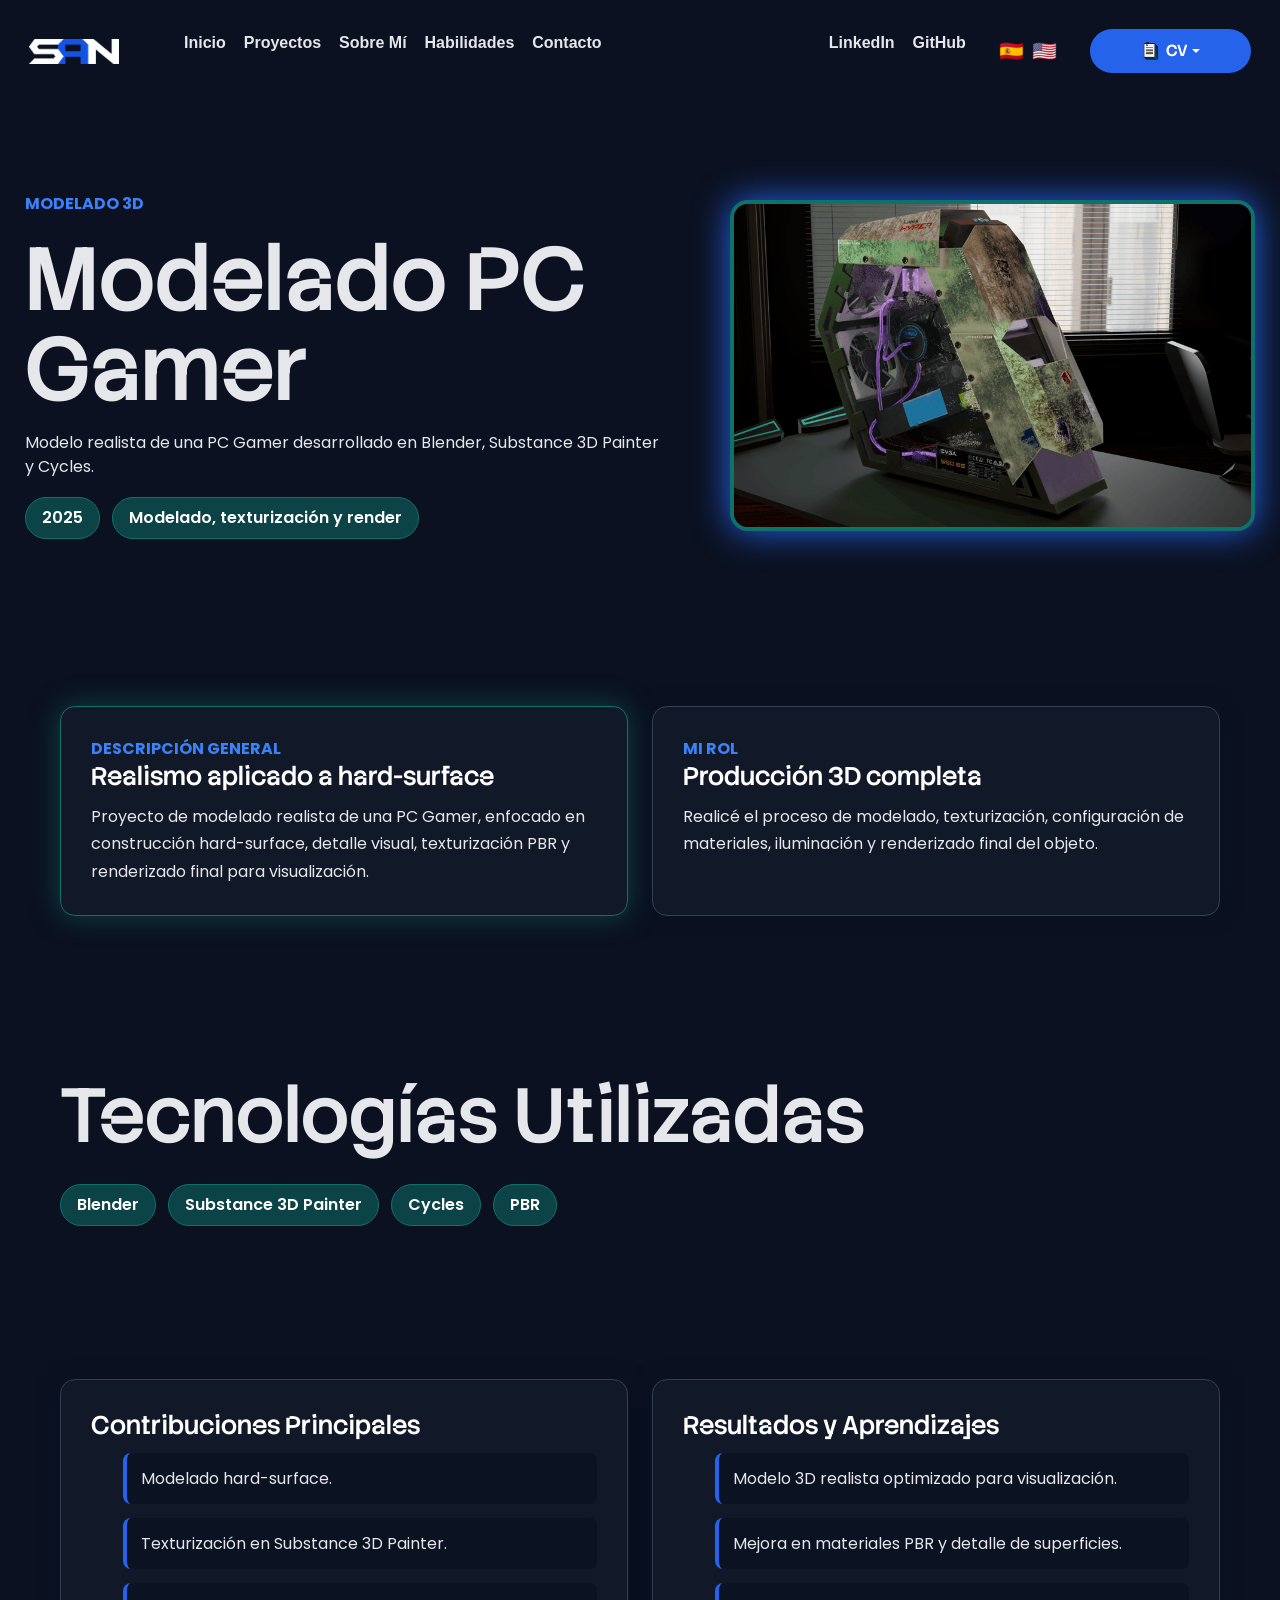
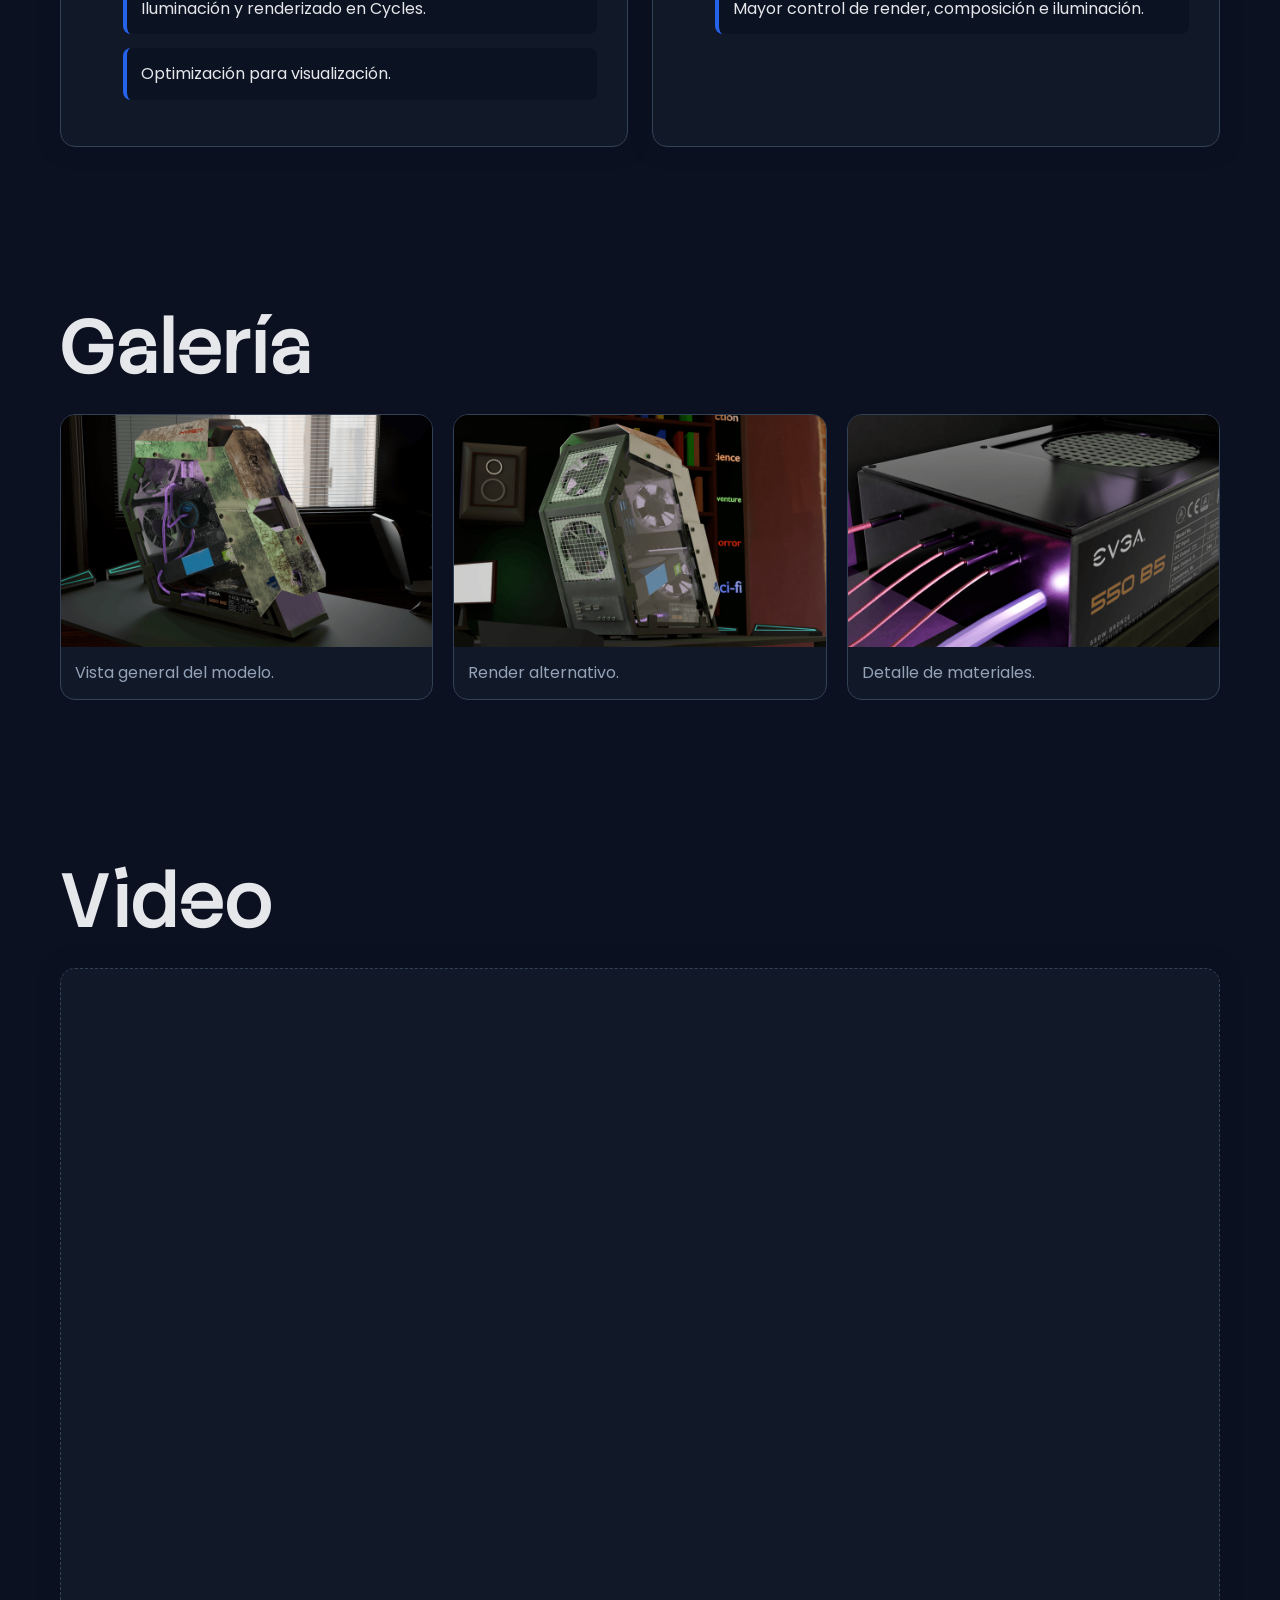
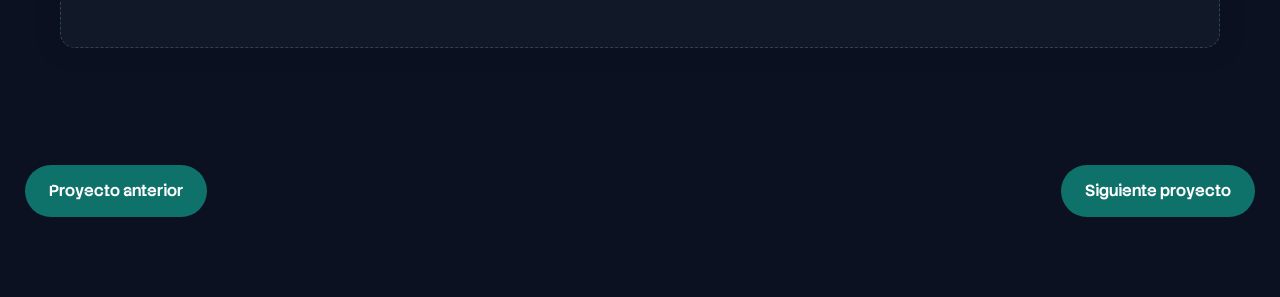
<file: projects/pc-gamer.html>
<!doctype html>
<html lang="es">

<head>
  <meta charset="UTF-8" />
  <meta name="viewport" content="width=device-width, initial-scale=1.0" />
  <meta name="description" content="Detalle del proyecto Modelado PC Gamer de Santiago Mejía Suárez." />
  <title>Modelado PC Gamer | Santiago Mejía Suárez</title>
  <link rel="icon" type="image/png" href="../assets/images/icons/SLogo.png" />
  <link href="https://cdn.jsdelivr.net/npm/bootstrap@5.3.8/dist/css/bootstrap.min.css" rel="stylesheet"
    integrity="sha384-sRIl4kxILFvY47J16cr9ZwB07vP4J8+LH7qKQnuqkuIAvNWLzeN8tE5YBujZqJLB" crossorigin="anonymous" />
  <script src="https://cdn.jsdelivr.net/npm/bootstrap@5.3.8/dist/js/bootstrap.bundle.min.js"
    integrity="sha384-FKyoEForCGlyvwx9Hj09JcYn3nv7wiPVlz7YYwJrWVcXK/BmnVDxM+D2scQbITxI"
    crossorigin="anonymous"></script>
  <link rel="stylesheet" href="../src/css/reset.css" />
  <link rel="stylesheet" href="../src/css/variables.css" />
  <link rel="stylesheet" href="../src/css/globals.css" />
  <link rel="stylesheet" href="../src/css/main.css" />
  <link rel="stylesheet" href="../src/css/project-detail.css" />
  <link rel="preconnect" href="https://fonts.googleapis.com" />
  <link rel="preconnect" href="https://fonts.gstatic.com" crossorigin />
  <link href="https://fonts.googleapis.com/css2?family=Stack+Sans+Notch:wght@200..700&display=swap" rel="stylesheet" />
  <link href="https://fonts.googleapis.com/css2?family=Poppins:wght@300;400;500;600;700&display=swap"
    rel="stylesheet" />
</head>

<body>
  <header>
    <nav>
      <div class="header-nav-container">
        <div class="header-logo"><a href="../index.html#hero"><img src="../assets/images/icons/myLogoLight.png"
              alt="Logo de Santiago Mejía Suárez" /></a></div>
        <ul class="header-nav-links" id="header-nav-links">
          <li><a href="../index.html#hero" data-section="header" data-value="hero">Inicio</a></li>
          <li><a href="../index.html#projects" data-section="header" data-value="projects">Proyectos</a></li>
          <li><a href="../index.html#about" data-section="header" data-value="about">Sobre Mí</a></li>
          <li><a href="../index.html#skills" data-section="header" data-value="skills">Habilidades</a></li>
          <li><a href="../index.html#contact" data-section="header" data-value="contact">Contacto</a></li>
          <li class="header-mobile-social-link"><a href="https://www.linkedin.com/in/santiago-mejiasuarez/"
              target="_blank" rel="noopener noreferrer" data-section="header" data-value="linkedin">LinkedIn</a></li>
          <li class="header-mobile-social-link"><a href="https://github.com/SantiagoMejia064" target="_blank"
              rel="noopener noreferrer" data-section="header" data-value="github">GitHub</a></li>
        </ul>
        <ul class="header-social-links">
          <li><a href="https://www.linkedin.com/in/santiago-mejiasuarez/" target="_blank" rel="noopener noreferrer"
              data-section="header" data-value="linkedin">LinkedIn</a></li>
          <li><a href="https://github.com/SantiagoMejia064" target="_blank" rel="noopener noreferrer"
              data-section="header" data-value="github">GitHub</a></li>
        </ul>
        <div class="languages"><button class="langbtn" data-language="es">🇪🇸</button><button class="langbtn"
            data-language="en">🇺🇸</button></div>
        <div class="dropdown"><a class="btn btn-primary dropdown-toggle" href="#" role="button"
            data-bs-toggle="dropdown" aria-expanded="false"><img src="../assets/images/icons/documentoIcono.png"
              alt="Documento" /><span data-section="header" data-value="cv">CV</span></a>
          <ul class="dropdown-menu">
            <li><a class="dropdown-item" href="../assets/documents/HOJA_DE_VIDA-SANTIAGO_MEJIA_SUAREZ.pdf"
                download="HOJA_DE_VIDA-SANTIAGO_MEJIA_SUAREZ.pdf" data-section="header" data-value="spanishCv">CV en
                español</a></li>
            <li><a class="dropdown-item" href="../assets/documents/Resume-Santiago_Mejia_Suarez.pdf"
                download="Resume-Santiago_Mejia_Suarez.pdf" data-section="header" data-value="englishCv">English CV</a>
            </li>
          </ul>
        </div><button class="menu-btn" id="menu-btn">☰</button>
      </div>
    </nav>
  </header>
  <main class="project-detail">
    <section class="project-detail-hero">
      <div class="project-detail-hero-content"><span class="project-eyebrow" data-section="pcPage"
          data-value="eyebrow">Modelado 3D</span>
        <h1 data-section="pcPage" data-value="title">Modelado PC Gamer</h1>
        <p data-section="pcPage" data-value="summary">Modelo realista de una PC Gamer desarrollado en Blender, Substance
          3D Painter y Cycles.</p>
        <div class="project-detail-meta"><span class="project-pill" data-section="pcPage"
            data-value="year">2025</span><span class="project-pill" data-section="pcPage" data-value="role">Modelado,
            texturización y render</span></div>
      </div>
      <div class="project-detail-cover"><img src="../assets/images/projects/Objeto_realista/General-1.jpg"
          alt="Modelado PC Gamer" /></div>
    </section>
    <section class="project-detail-section">
      <div class="project-detail-inner project-detail-grid">
        <article class="project-card featured"><span class="project-section-label" data-section="projectCommon"
            data-value="overview">Descripción General</span>
          <h2 data-section="pcPage" data-value="overviewTitle">Realismo aplicado a hard-surface</h2>
          <p data-section="pcPage" data-value="overviewText">Proyecto de modelado realista de una PC Gamer, enfocado en
            construcción hard-surface, detalle visual, texturización PBR y renderizado final para visualización.</p>
        </article>
        <article class="project-card"><span class="project-section-label" data-section="projectCommon"
            data-value="role">Mi Rol</span>
          <h2 data-section="pcPage" data-value="roleTitle">Producción 3D completa</h2>
          <p data-section="pcPage" data-value="roleText">Realicé el proceso de modelado, texturización, configuración de
            materiales, iluminación y renderizado final del objeto.</p>
        </article>
      </div>
    </section>
    <section class="project-detail-section">
      <div class="project-detail-inner">
        <h2 data-section="projectCommon" data-value="technologies">Tecnologías Utilizadas</h2>
        <div class="project-tech-list"><span class="project-tech-badge">Blender</span><span
            class="project-tech-badge">Substance 3D Painter</span><span class="project-tech-badge">Cycles</span><span
            class="project-tech-badge">PBR</span></div>
      </div>
    </section>
    <section class="project-detail-section">
      <div class="project-detail-inner project-detail-grid">
        <article class="project-card">
          <h2 data-section="projectCommon" data-value="contributions">Contribuciones Principales</h2>
          <ul class="project-list">
            <li data-section="pcPage" data-value="contribution1">Modelado hard-surface.</li>
            <li data-section="pcPage" data-value="contribution2">Texturización en Substance 3D Painter.</li>
            <li data-section="pcPage" data-value="contribution3">Iluminación y renderizado en Cycles.</li>
            <li data-section="pcPage" data-value="contribution4">Optimización para visualización.</li>
          </ul>
        </article>
        <article class="project-card">
          <h2 data-section="projectCommon" data-value="results">Resultados y Aprendizajes</h2>
          <ul class="project-list">
            <li data-section="pcPage" data-value="result1">Modelo 3D realista optimizado para visualización.</li>
            <li data-section="pcPage" data-value="result2">Mejora en materiales PBR y detalle de superficies.</li>
            <li data-section="pcPage" data-value="result3">Mayor control de render, composición e iluminación.</li>
          </ul>
        </article>
      </div>
    </section>
    <section class="project-detail-section">
      <div class="project-detail-inner">
        <h2 data-section="projectCommon" data-value="gallery">Galería</h2>
        <div class="project-gallery-grid">
          <div class="project-gallery-item"><img src="../assets/images/projects/Objeto_realista/General-1.jpg"
              alt="Vista general PC Gamer" /><span data-section="pcPage" data-value="gallery1">Vista general del
              modelo.</span></div>
          <div class="project-gallery-item"><img src="../assets/images/projects/Objeto_realista/General-2.jpg"
              alt="Vista alternativa PC Gamer" /><span data-section="pcPage" data-value="gallery2">Render
              alternativo.</span></div>
          <div class="project-gallery-item"><img src="../assets/images/projects/Objeto_realista/Detalle_1.jpg"
              alt="Detalle PC Gamer" /><span data-section="pcPage" data-value="gallery3">Detalle de materiales.</span>
          </div>
        </div>
      </div>
    </section>
    <section class="project-detail-section">
      <div class="project-detail-inner">
        <h2 data-section="projectCommon" data-value="video">Video</h2>
        <div class="project-video-placeholder">
          <iframe class="project-video-frame" src="https://www.youtube.com/embed/XFNzTAWxS_Q" title="PC gamer realista"
          allowfullscreen></iframe>
        </div>
      </div>
    </section>
    <nav class="project-navigation"><a class="project-nav-link" href="./resident-evil.html" data-section="projectCommon"
        data-value="previousProject">Proyecto anterior</a><a class="project-nav-link" href="./caficultor-vr.html"
        data-section="projectCommon" data-value="nextProject">Siguiente proyecto</a></nav>
  </main>
  <script src="../src/js/bootstrap-init.js"></script>
  <script src="../src/js/main.js"></script>
</body>

</html>
</file>
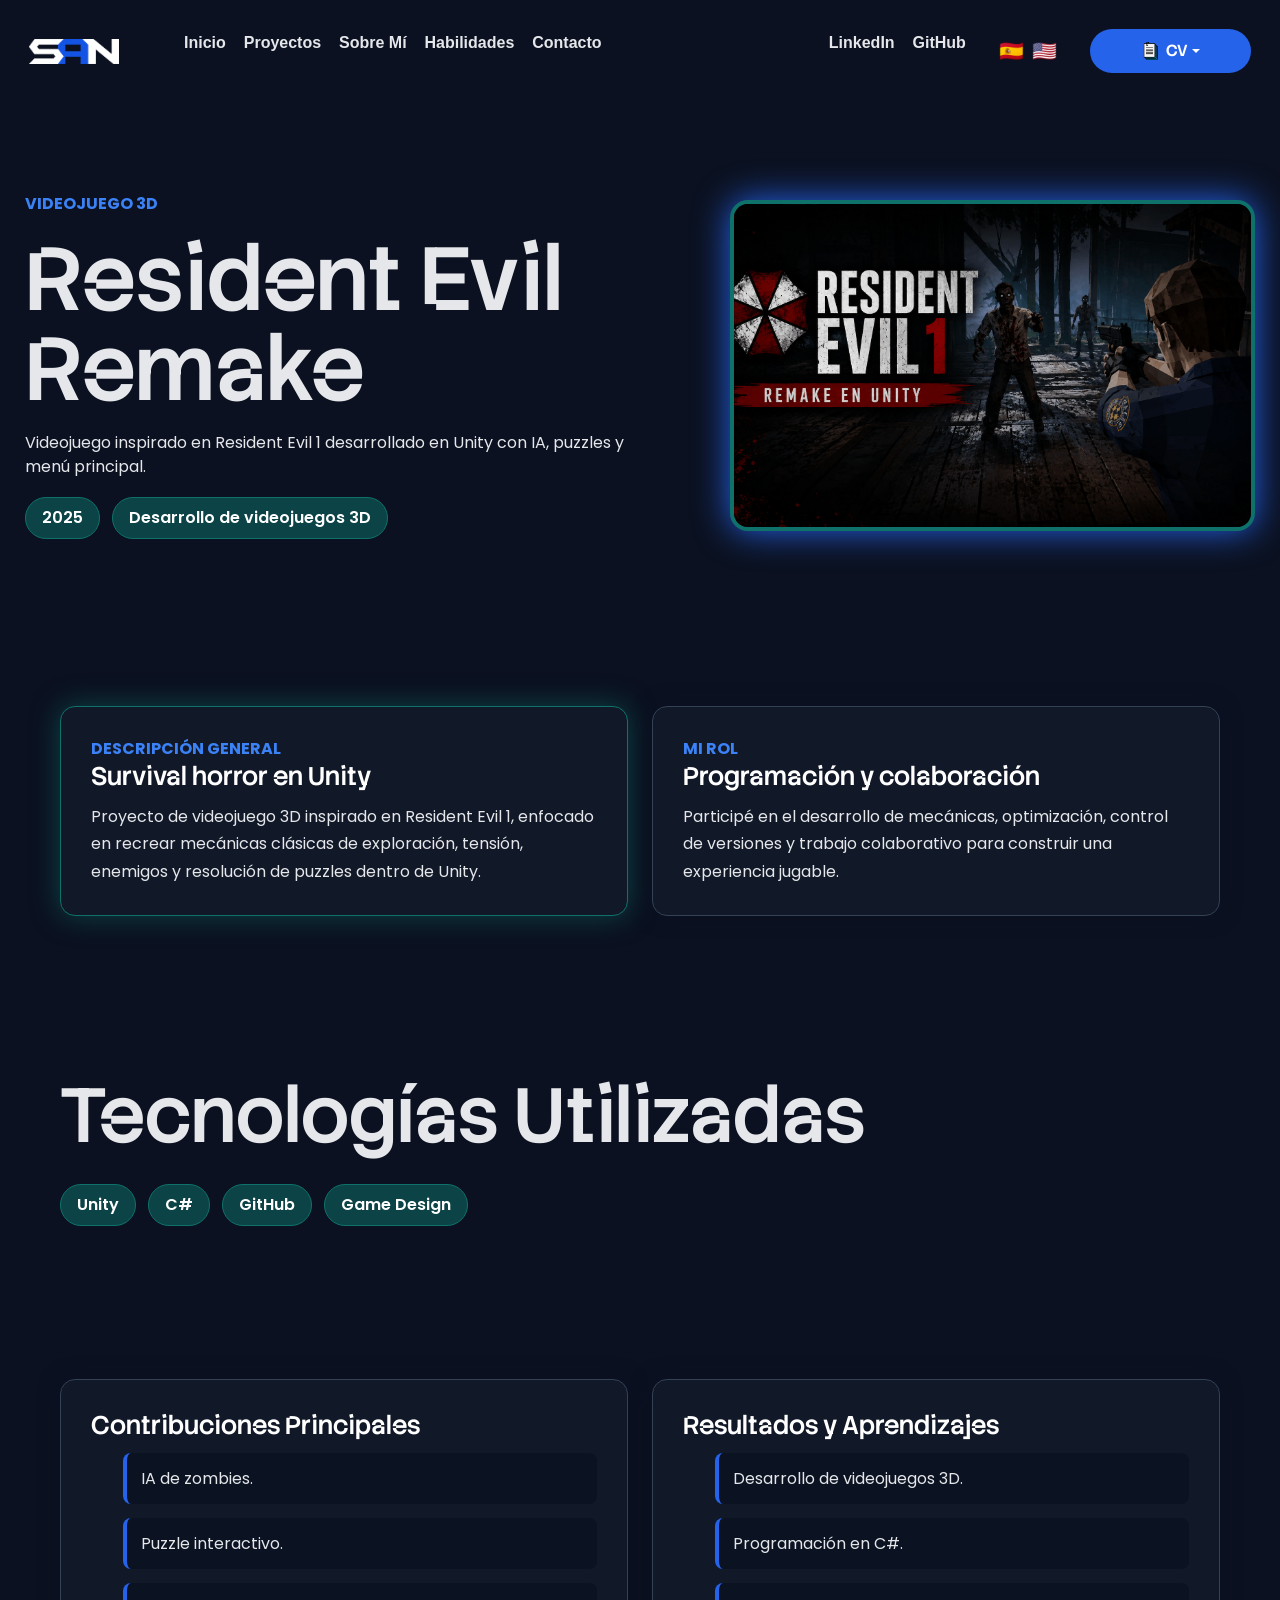
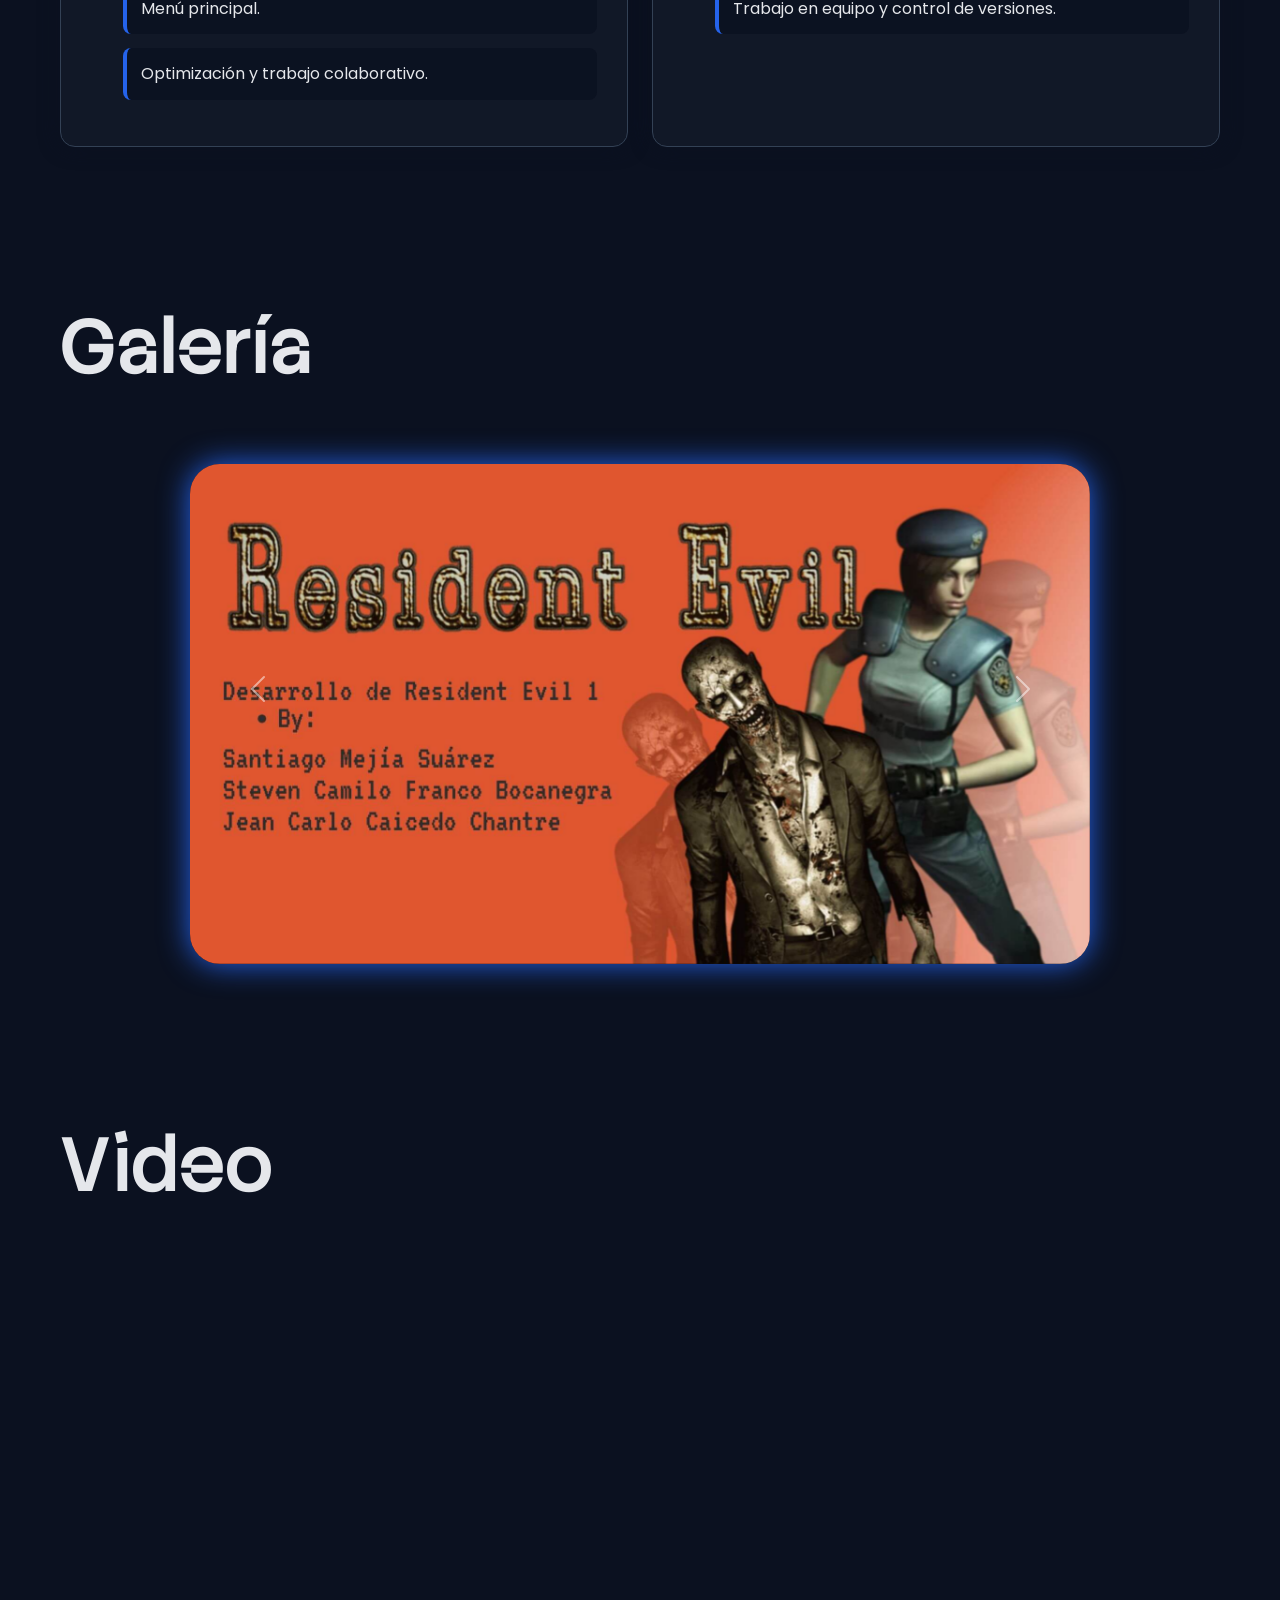
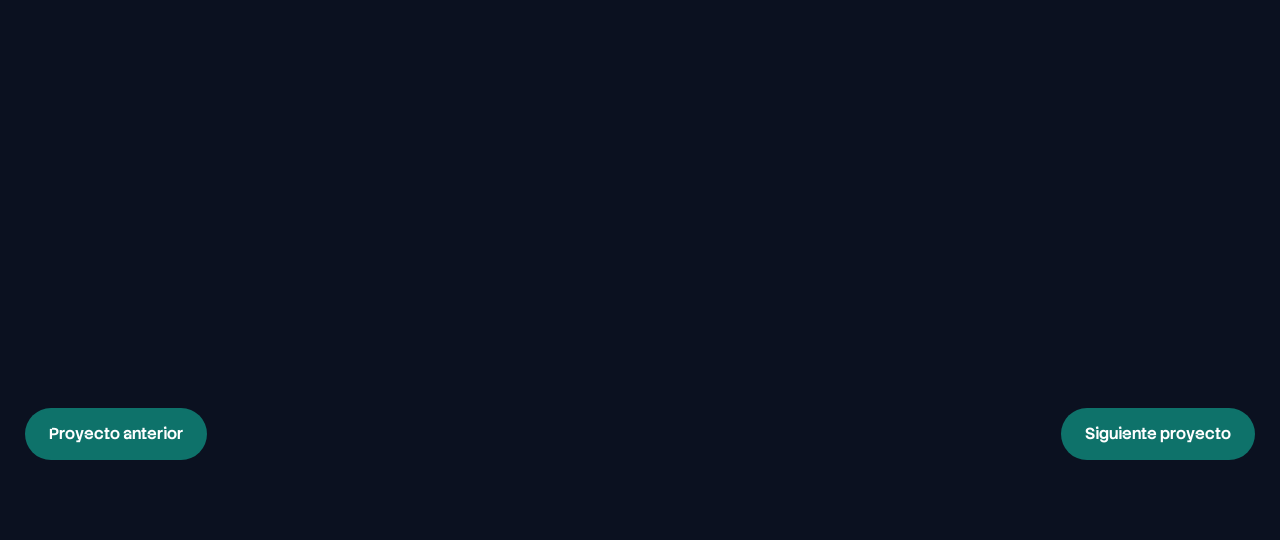
<file: projects/resident-evil.html>
<!doctype html>
<html lang="es">

<head>
  <meta charset="UTF-8" />
  <meta name="viewport" content="width=device-width, initial-scale=1.0" />
  <meta name="description" content="Detalle del proyecto Resident Evil Remake de Santiago Mejía Suárez." />
  <title>Resident Evil Remake | Santiago Mejía Suárez</title>
  <link rel="icon" type="image/png" href="../assets/images/icons/SLogo.png" />
  <link href="https://cdn.jsdelivr.net/npm/bootstrap@5.3.8/dist/css/bootstrap.min.css" rel="stylesheet"
    integrity="sha384-sRIl4kxILFvY47J16cr9ZwB07vP4J8+LH7qKQnuqkuIAvNWLzeN8tE5YBujZqJLB" crossorigin="anonymous" />
  <script src="https://cdn.jsdelivr.net/npm/bootstrap@5.3.8/dist/js/bootstrap.bundle.min.js"
    integrity="sha384-FKyoEForCGlyvwx9Hj09JcYn3nv7wiPVlz7YYwJrWVcXK/BmnVDxM+D2scQbITxI"
    crossorigin="anonymous"></script>
  <link rel="stylesheet" href="../src/css/reset.css" />
  <link rel="stylesheet" href="../src/css/variables.css" />
  <link rel="stylesheet" href="../src/css/globals.css" />
  <link rel="stylesheet" href="../src/css/main.css" />
  <link rel="stylesheet" href="../src/css/project-detail.css" />
  <link rel="preconnect" href="https://fonts.googleapis.com" />
  <link rel="preconnect" href="https://fonts.gstatic.com" crossorigin />
  <link href="https://fonts.googleapis.com/css2?family=Stack+Sans+Notch:wght@200..700&display=swap" rel="stylesheet" />
  <link href="https://fonts.googleapis.com/css2?family=Poppins:wght@300;400;500;600;700&display=swap"
    rel="stylesheet" />
</head>

<body>
  <header>
    <nav>
      <div class="header-nav-container">
        <div class="header-logo"><a href="../index.html#hero"><img src="../assets/images/icons/myLogoLight.png"
              alt="Logo de Santiago Mejía Suárez" /></a></div>
        <ul class="header-nav-links" id="header-nav-links">
          <li><a href="../index.html#hero" data-section="header" data-value="hero">Inicio</a></li>
          <li><a href="../index.html#projects" data-section="header" data-value="projects">Proyectos</a></li>
          <li><a href="../index.html#about" data-section="header" data-value="about">Sobre Mí</a></li>
          <li><a href="../index.html#skills" data-section="header" data-value="skills">Habilidades</a></li>
          <li><a href="../index.html#contact" data-section="header" data-value="contact">Contacto</a></li>
          <li class="header-mobile-social-link"><a href="https://www.linkedin.com/in/santiago-mejiasuarez/"
              target="_blank" rel="noopener noreferrer" data-section="header" data-value="linkedin">LinkedIn</a></li>
          <li class="header-mobile-social-link"><a href="https://github.com/SantiagoMejia064" target="_blank"
              rel="noopener noreferrer" data-section="header" data-value="github">GitHub</a></li>
        </ul>
        <ul class="header-social-links">
          <li><a href="https://www.linkedin.com/in/santiago-mejiasuarez/" target="_blank" rel="noopener noreferrer"
              data-section="header" data-value="linkedin">LinkedIn</a></li>
          <li><a href="https://github.com/SantiagoMejia064" target="_blank" rel="noopener noreferrer"
              data-section="header" data-value="github">GitHub</a></li>
        </ul>
        <div class="languages"><button class="langbtn" data-language="es">🇪🇸</button><button class="langbtn"
            data-language="en">🇺🇸</button></div>
        <div class="dropdown"><a class="btn btn-primary dropdown-toggle" href="#" role="button"
            data-bs-toggle="dropdown" aria-expanded="false"><img src="../assets/images/icons/documentoIcono.png"
              alt="Documento" /><span data-section="header" data-value="cv">CV</span></a>
          <ul class="dropdown-menu">
            <li><a class="dropdown-item" href="../assets/documents/HOJA_DE_VIDA-SANTIAGO_MEJIA_SUAREZ.pdf"
                download="HOJA_DE_VIDA-SANTIAGO_MEJIA_SUAREZ.pdf" data-section="header" data-value="spanishCv">CV en
                español</a></li>
            <li><a class="dropdown-item" href="../assets/documents/Resume-Santiago_Mejia_Suarez.pdf"
                download="Resume-Santiago_Mejia_Suarez.pdf" data-section="header" data-value="englishCv">English CV</a>
            </li>
          </ul>
        </div><button class="menu-btn" id="menu-btn">☰</button>
      </div>
    </nav>
  </header>
  <main class="project-detail">
    <section class="project-detail-hero">
      <div class="project-detail-hero-content"><span class="project-eyebrow" data-section="residentPage"
          data-value="eyebrow">Videojuego 3D</span>
        <h1 data-section="residentPage" data-value="title">Resident Evil Remake</h1>
        <p data-section="residentPage" data-value="summary">Videojuego inspirado en Resident Evil 1 desarrollado en
          Unity con IA, puzzles y menú principal.</p>
        <div class="project-detail-meta"><span class="project-pill" data-section="residentPage"
            data-value="year">2025</span><span class="project-pill" data-section="residentPage"
            data-value="role">Desarrollo de videojuegos 3D</span></div>
      </div>
      <div class="project-detail-cover"><img src="../assets/images/projects/resident_evil/portada_resident_evil.jpg"
          alt="Resident Evil Remake" /></div>
    </section>
    <section class="project-detail-section">
      <div class="project-detail-inner project-detail-grid">
        <article class="project-card featured"><span class="project-section-label" data-section="projectCommon"
            data-value="overview">Descripción General</span>
          <h2 data-section="residentPage" data-value="overviewTitle">Survival horror en Unity</h2>
          <p data-section="residentPage" data-value="overviewText">Proyecto de videojuego 3D inspirado en Resident Evil
            1, enfocado en recrear mecánicas clásicas de exploración, tensión, enemigos y resolución de puzzles dentro
            de Unity.</p>
        </article>
        <article class="project-card"><span class="project-section-label" data-section="projectCommon"
            data-value="role">Mi Rol</span>
          <h2 data-section="residentPage" data-value="roleTitle">Programación y colaboración</h2>
          <p data-section="residentPage" data-value="roleText">Participé en el desarrollo de mecánicas, optimización,
            control de versiones y trabajo colaborativo para construir una experiencia jugable.</p>
        </article>
      </div>
    </section>
    <section class="project-detail-section">
      <div class="project-detail-inner">
        <h2 data-section="projectCommon" data-value="technologies">Tecnologías Utilizadas</h2>
        <div class="project-tech-list"><span class="project-tech-badge">Unity</span><span
            class="project-tech-badge">C#</span><span class="project-tech-badge">GitHub</span><span
            class="project-tech-badge">Game Design</span></div>
      </div>
    </section>
    <section class="project-detail-section">
      <div class="project-detail-inner project-detail-grid">
        <article class="project-card">
          <h2 data-section="projectCommon" data-value="contributions">Contribuciones Principales</h2>
          <ul class="project-list">
            <li data-section="residentPage" data-value="contribution1">IA de zombies.</li>
            <li data-section="residentPage" data-value="contribution2">Puzzle interactivo.</li>
            <li data-section="residentPage" data-value="contribution3">Menú principal.</li>
            <li data-section="residentPage" data-value="contribution4">Optimización y trabajo colaborativo.</li>
          </ul>
        </article>
        <article class="project-card">
          <h2 data-section="projectCommon" data-value="results">Resultados y Aprendizajes</h2>
          <ul class="project-list">
            <li data-section="residentPage" data-value="result1">Desarrollo de videojuegos 3D.</li>
            <li data-section="residentPage" data-value="result2">Programación en C#.</li>
            <li data-section="residentPage" data-value="result3">Trabajo en equipo y control de versiones.</li>
          </ul>
        </article>
      </div>
    </section>
    <section class="project-detail-section">
      <div class="project-detail-inner">
        <h2 data-section="projectCommon" data-value="gallery">Galería</h2>


        <div id="carouselExampleAutoplaying" class="carousel slide residentCarousel" data-bs-ride="carousel">
          <div class="carousel-inner">
            <div class="carousel-item active">
              <img src="../assets/images/projects/resident_evil/1.jpg" class="d-block w-100" alt="...">
            </div>
            <div class="carousel-item">
              <img src="../assets/images/projects/resident_evil/3.jpg" class="d-block w-100" alt="...">
            </div>
            <div class="carousel-item">
              <img src="../assets/images/projects/resident_evil/4.jpg" class="d-block w-100" alt="...">
            </div>
            <div class="carousel-item">
              <img src="../assets/images/projects/resident_evil/5.jpg" class="d-block w-100" alt="...">
            </div>
            <div class="carousel-item">
              <img src="../assets/images/projects/resident_evil/6.jpg" class="d-block w-100" alt="...">
            </div>
            <div class="carousel-item">
              <img src="../assets/images/projects/resident_evil/7.jpg" class="d-block w-100" alt="...">
            </div>
            <div class="carousel-item">
              <img src="../assets/images/projects/resident_evil/8.jpg" class="d-block w-100" alt="...">
            </div>
            <div class="carousel-item">
              <img src="../assets/images/projects/resident_evil/9.jpg" class="d-block w-100" alt="...">
            </div>
            <div class="carousel-item">
              <img src="../assets/images/projects/resident_evil/10.jpg" class="d-block w-100" alt="...">
            </div>
            <div class="carousel-item">
              <img src="../assets/images/projects/resident_evil/11.jpg" class="d-block w-100" alt="...">
            </div>
            <div class="carousel-item">
              <img src="../assets/images/projects/resident_evil/12.jpg" class="d-block w-100" alt="...">
            </div>
            <div class="carousel-item">
              <img src="../assets/images/projects/resident_evil/13.jpg" class="d-block w-100" alt="...">
            </div>
            <div class="carousel-item">
              <img src="../assets/images/projects/resident_evil/14.jpg" class="d-block w-100" alt="...">
            </div>
            <div class="carousel-item">
              <img src="../assets/images/projects/resident_evil/15.jpg" class="d-block w-100" alt="...">
            </div>
          </div>
          <button class="carousel-control-prev" type="button" data-bs-target="#carouselExampleAutoplaying" data-bs-slide="prev">
            <span class="carousel-control-prev-icon" aria-hidden="true"></span>
            <span class="visually-hidden">Previous</span>
          </button>
          <button class="carousel-control-next" type="button" data-bs-target="#carouselExampleAutoplaying" data-bs-slide="next">
            <span class="carousel-control-next-icon" aria-hidden="true"></span>
            <span class="visually-hidden">Next</span>
          </button>
        </div>


        <!--
        <div class="project-gallery-grid">
          <div class="project-gallery-item"><img src="../assets/images/projects/resident_evil/portada_resident_evil.jpg"
              alt="Portada Resident Evil" /><span data-section="residentPage" data-value="gallery1">Portada del
              proyecto.</span></div>
          <div class="project-gallery-item"><img src="../assets/images/projects/resident_evil/captura_triller.jpg"
              alt="Captura Resident Evil" /><span data-section="residentPage" data-value="gallery2">Captura del avance
              visual.</span></div>
          <div class="project-placeholder"><span data-section="projectCommon" data-value="imagePlaceholder">Placeholder
              listo para reemplazar por imagen del proyecto.</span></div>
        </div>
        -->
      </div>
    </section>
    <section class="project-detail-section">
      <div class="project-detail-inner">
        <h2 data-section="projectCommon" data-value="video">Video</h2>
        <iframe class="project-video-frame" src="https://www.youtube.com/embed/ju1oQv38bZE" title="PC gamer realista"
          allowfullscreen></iframe>
      </div>
    </section>
    <nav class="project-navigation"><a class="project-nav-link" href="./fanta-blast.html" data-section="projectCommon"
        data-value="previousProject">Proyecto anterior</a><a class="project-nav-link" href="./pc-gamer.html"
        data-section="projectCommon" data-value="nextProject">Siguiente proyecto</a></nav>
  </main>
  <script src="../src/js/bootstrap-init.js"></script>
  <script src="../src/js/main.js"></script>
</body>

</html>
</file>
<file: src/css/variables.css>
:root {
        /* Fondos */
        --bg-primary: #0b1120;
        --bg-primary-transparent: #0b1120cc;
        --bg-surface: #111827;
        --bg-surface-2: #1e293b;

        /* Azules */
        --primary: #2563eb;
        --primary-transparent: #2563eb81;
        --primary-hover: #3b82f6;

        /* Secundario */
        --secondary: #0e726a;
        --secondary-transparent: #0f766d81;

        /* Texto */
        --text-primary: #e5e7eb;
        --text-secondary: #94a3b8;
        --white: #ffffff;

        /* Bordes */
        --border: #334155;
        --accent-dark: #0d1b2a;

        /* Extras */
        --purple: #6366f1;
        --cyan: #06b6d4;
        --orange: #f59e0b;

        /* Gradientes */
        --gradient-primary: linear-gradient(135deg, #0b1120, #2563eb);

        --gradient-secondary: linear-gradient(135deg, #111827, #0f766e);

        --gradient-premium: linear-gradient(135deg, #0d1b2a, #3b82f6);

        --gradient-primary-radial: radial-gradient(ellipse , #2563eb 10%, #0b1120 70%);
}
</file>
<file: src/css/globals.css>
body {
  font-family: Arial, Helvetica, sans-serif;
}
</file>
<file: src/css/main.css>
body {
    margin: 0;
    padding: 0;
    font-family: "Segoe UI", Tahoma, Geneva, Verdana, sans-serif;
    background-color: var(--bg-primary);
    color: var(--text-primary);
    overflow-x: clip;
}

h1 {
    font-family: "Stack Sans Notch", sans-serif;
    font-size: clamp(2.8rem, 5.5vw, 6.8rem);
}

h2 {
    font-family: "Stack Sans Notch", sans-serif;
    font-size: clamp(2.5rem, 6vw, 5.5rem);
    font-weight: 500;
}

h3 {
    font-family: "Stack Sans Notch", sans-serif;
    font-size: clamp(1.6rem, 3vw, 3.6rem);
    font-weight: 500;
}

p {
    font-family: "Poppins", sans-serif;
    font-weight: 400;
}

/* --------------------------------------------------- HEADER --------------------------------------------------- */
header {
    position: sticky;
    top: 0;
    padding: 10px;
    z-index: 1000;
}

.header-nav-container {
    background-color: var(--bg-primary);
    color: var(--text-primary);
    backdrop-filter: blur(5px);
    border-radius: 0;
    display: grid;
    position: relative;
    grid-template-columns: auto minmax(0, 1fr) auto auto auto;
    justify-content: space-between;
    align-items: center;
    padding: clamp(12px, 1.5vw, 20px);
    gap: clamp(16px, 2.6vw, 50px);

    transition:
        background-color 2s ease,
        box-shadow 0.3s ease,
        border-radius 2s ease;
}

header.scrolled .header-nav-container {
    background-color: var(--bg-primary-transparent);
    box-shadow: 0 8px 10px #2564eb2f;
    border-radius: 50px;
}

.languages {
    display: flex;
    gap: .5rem;
}

.langbtn {
    background-color: transparent;
    color: var(--white);
    font-size: 1.25rem;
    border: 0;
    cursor: pointer;
}

.header-logo {
    display: flex;
    justify-content: center;
    align-items: center;
}

.header-logo img {
    display: block;
    width: clamp(70px, 7vw, 100px);
    max-width: 100px;
    /* o el tamaño que quieras */
    min-width: 70px;
    /* para asegurar que no se haga demasiado pequeño */
    height: auto;
}

.menu-btn {
    display: none;
    background: none;
    border: none;
    color: var(--white);
    font-size: 1.5rem;
    cursor: pointer;
}

.header-nav-links {
    display: flex;
    gap: clamp(12px, 1.4vw, 20px);
    justify-content: flex-start;
    list-style: none;
}

.header-nav-links a {
    color: var(--text-primary);
    text-decoration: none;
    font-size: 16px;
    font-weight: 600;
}

.header-nav-links a:hover {
    color: var(--primary);
    text-shadow: 0 0 2px var(--primary-hover);
}

.header-mobile-social-link {
    display: none;
}

.header-social-links {
    display: flex;
    gap: clamp(12px, 1.4vw, 20px);
    justify-content: flex-end;

    list-style: none;
}

.header-social-links a {
    color: var(--text-primary);
    text-decoration: none;
    font-size: 16px;
    font-weight: 600;
}

.header-social-links a:hover {
    color: var(--primary);
    text-shadow: 0 0 2px var(--primary-hover);
}

.dropdown-toggle {
    display: flex;
    align-items: center;
    background-color: var(--primary);
    color: var(--white);
    font-family: "Stack Sans Notch", sans-serif;
    border: none;
    padding: 10px clamp(18px, 4vw, 80px);
    font-size: 16px;
    font-weight: 600;
    text-align: center;
    cursor: pointer;
    text-decoration: none;
    border-radius: 30px;
    transition:
        background-color 0.3s ease,
        box-shadow 0.3s ease;
}

.dropdown-toggle:hover {
    background-color: var(--primary-hover);
    box-shadow:
        0 4px 10px rgba(0, 0, 0, 0.2),
        0 0 0 3px var(--bg-surface-2);
}

.dropdown-toggle img {
    max-width: 24px;
    padding-right: 6px;
}

.dropdown-menu {
    background-color: var(--secondary-transparent);
    backdrop-filter: blur(10px);
    align-items: center;
    justify-content: center;
}

.dropdown-item {
    color: var(--white);
    font-weight: 600;
    transition:
        background-color 0.3s ease,
        color 0.3s ease;
}

/* --------------------------------------------------- HERO --------------------------------------------------- */

.hero-container {
    display: grid;
    min-height: 70vh;
    grid-template-columns: minmax(0, 2fr) minmax(260px, 1fr);
    align-items: center;
    gap: clamp(24px, 4vw, 50px);
    padding: 0 25px;
}

.hero-container h1 {
    padding: 1vh 0;
    line-height: 1.2;
}

.hero-container h3 {
    padding: 1vh 0;
}

.hero-container h3 {
    color: var(--primary-hover);
    margin-top: -20px;
}

.hero-container p {
    font-size: clamp(1rem, 1.5vw, 1.5rem);
    line-height: 1.6;
    margin: 20px 0;
}

.hero-content {
    display: flex;
    flex: 1 1 0;
    flex-direction: column;
    justify-content: center;
    align-items: flex-start;
}

.btn-contacto {
    background-color: var(--secondary);
    font-family: "Stack Sans Notch", sans-serif;
    color: var(--white);
    border: none;
    padding: 15px 60px;
    margin-top: 20px;
    margin-bottom: 20px;
    font-size: 16px;
    font-weight: 600;
    text-align: center;
    cursor: pointer;
    text-decoration: none;
    border-radius: 30px;
    transition:
        background-color 0.3s ease,
        box-shadow 0.3s ease;
}

.btn-contacto:hover {
    background-color: var(--secondary-transparent);
    box-shadow: 0 4px 10px rgba(0, 0, 0, 0.2);
}

.hero-image {
    align-self: flex-end;
}

.hero-image img {
    filter:
        drop-shadow(0 0 30px #0e726a);
}

.carousel-hero {
    --carousel-gap: 20px;
    display: flex;
    width: 100%;
    margin: auto;
    overflow: hidden;
    background: var(--primary);
}

.carousel-hero::-webkit-scrollbar {
    display: none;
}

.group-carousel-hero {
    display: flex;
    align-items: center;
    justify-content: space-around;
    gap: var(--carousel-gap);
    flex: 0 0 auto;
    width: max-content;
    min-width: 100%;
    padding-right: var(--carousel-gap);
    box-sizing: border-box;
    animation: spin 20s linear infinite;

}

.card-hero {
    width: 80px;
    height: 80px;
    flex: 0 0 auto;
    border-radius: 20px;
    padding: 20px;
    display: flex;
    flex-direction: column;
    align-items: center;
    justify-content: center;
}

.card-hero img {
    width: 100%;
    height: 100%;
    object-fit: contain;
}

@keyframes spin {
    from {
        translate: 0;
    }

    to {
        translate: -100%;
    }
}

/* --------------------------------------------------- PROYECTOS --------------------------------------------------- */

#projects {
    padding: 50px 25px;
}

#projects h2 {
    text-align: center;
}

.projects-carousel {
    padding-top: 50px;
    width: min(900px, 90vw);
    margin: 0 auto;
    min-height: clamp(320px, 45vw, 540px);
}

.projects-carousel:hover {
    transform: scale(1.05);
    transition: transform 0.3s ease;
}

.carousel-inner {
    border-radius: 30px;
    box-shadow: 0px 0px 30px var(--primary);
}

.carousel-caption {
    background-color: var(--bg-primary-transparent);
    backdrop-filter: blur(5px);
    padding: 20px;
    border-radius: 10px;
}

.project-slide-link {
    display: inline-block;
    margin: 12px 0 0;
    padding: 10px 24px;
}

.d-block {
    width: 100%;
    height: clamp(280px, 42vw, 500px);
    object-fit: cover;
}

/* --------------------------------------------------- SOBRE MI --------------------------------------------------- */

#about {
    padding: 50px 25px;
    background-color: var(--secondary);
    box-shadow: 0 0 25px var(--bg-primary) inset;
}

#about h2 {
    text-align: center;
}

.about-info {
    display: flex;
    text-align: justify;

    padding: 20px 0;
}

.holograma {
    width: 200px;
}

.about-cards {
    padding: 20px 0;
    display: flex;
    flex-wrap: wrap;

    justify-content: center;
    align-items: flex-start;
    text-align: center;

    color: var(--text-primary);
    gap: 50px;
}

.about-cards>div {
    display: flex;
    flex-direction: column;
    align-items: center;
    width: min(18rem, 100%);
}

.about-cards h4 {
    width: 100%;
    padding: 20px 0;

    background-color: var(--bg-primary);

    box-shadow: 0 0 15px var(--bg-primary);
    border-width: 0;
    border-radius: 5px;

    transition: transform 0.3s ease;
}

.about-cards h4:hover {
    transform: scale(1.05);
    box-shadow: 0 0 35px var(--primary);
}


.card {
    background-color: var(--bg-primary);
    color: var(--text-primary);
    padding: 20px;
    width: min(18rem, 100%) !important;
    min-height: 330px;

    box-shadow: 0 0 15px var(--bg-primary);
    border-width: 0;

    transition: transform 0.3s ease, box-shadow 0.3s ease;
}

.card:hover {
    transform: scale(1.05) translateY(10px);

    box-shadow: 0 0 35px var(--primary);
}

.card-img-top {
    border-radius: 15px;
}

/* --------------------------------------------------- HABILIDADES --------------------------------------------------- */

#skills {
    padding: 100px 25px;
}

#skills h2 {
    text-align: center;
}

.skills-orbit {
    background-image: var(--gradient-primary-radial);
    display: grid;

    grid-template-columns: minmax(0, 1fr) repeat(3, minmax(0, 3fr)) minmax(0, 1fr);

    grid-template-rows: 150px auto auto 150px;

    align-items: center;
    justify-items: center;

    padding: 70px 0;
}

.skill-center {
    grid-column: 3;
    grid-row: 2 / span 2;

    width: 250px;
    height: 250px;

    border-radius: 50%;

    background: rgba(17, 24, 39, 0.8);

    box-shadow: 0 0 50px var(--white);

    display: flex;
    flex-direction: column;
    justify-content: center;
    align-items: center;
}

.Diseno {
    grid-column: 2;
    grid-row: 2;
}

.Contenido {
    grid-column: 4;
    grid-row: 2;
}

.Desarrollo {
    grid-column: 2;
    grid-row: 3;
}

.WEB {
    grid-column: 4;
    grid-row: 3;
}

.BD {
    grid-column: 3;
    grid-row: 1;
}

.Herramientas {
    grid-column: 3;
    grid-row: 4;
}

.skill-node {
    width: min(330px, 100%);
    min-height: 170px;

    padding: 20px;
    margin: 10px;

    border-radius: 25px;
    background: rgba(255, 255, 255, 0.03);
    backdrop-filter: blur(10px);
    border: 1px solid rgba(255, 255, 255, 0.1);
    transition: 0.3s;


    justify-content: center;
    align-items: center;
    text-align: center;
    box-shadow: 0 0 25px var(--bg-primary), 0 0 0px var(--bg-primary) inset;

    transition: box-shadow 1.5 ease;

    font-size: clamp(0.85rem, 0.7vw, 1rem);
}

.skill-node h4 {
    font-family: "Stack Sans Notch", sans-serif;
    font-size: clamp(1rem, 1vw, 1.25rem);
}

.skill-node:hover {

    box-shadow: 0 0 0px var(--bg-primary), 0 0 25px var(--bg-primary) inset;
}

.Diseno:hover {
    transform: translateX(20px) scale(0.95);
}

.Contenido:hover {
    transform: translateX(-20px) scale(0.95);
}

.Desarrollo:hover {
    transform: translateX(20px) scale(0.95);
}

.WEB:hover {
    transform: translateX(-20px) scale(0.95);
}

.BD:hover {
    transform: translateY(20px) scale(0.95);
}

.Herramientas:hover {
    transform: translateY(-20px) scale(0.95);
}

.icons {
    display: flex;
    justify-content: center;
    align-items: center;
    margin: 10px 0;

    gap: 20px;
}

.icon {
    width: 32px;
    height: 32px;
}

/* --------------------------------------------------- CONTACTO --------------------------------------------------- */

#contact {
    padding: 50px 25px;
}

#contact h2 {
    text-align: center;
}

.contact-container {
    border-width: 0.25vw;
    border-style: solid;
    border-color: var(--secondary);
    border-radius: 15px;

    box-shadow:
        10px 10px 100px var(--secondary) inset,
        -10px -10px 100px var(--secondary) inset;
    padding: clamp(24px, 4vw, 50px);
    color: var(--white);

    width: min(1200px, calc(100vw - 50px));
    max-width: 100%;
    margin: 0 auto;
    justify-content: center;
    align-items: center;
    text-align: center;
}

.btn-writeme {
    display: inline-block;

    border-style: solid;
    border-width: 5px;
    border-color: var(--orange);
    border-radius: 25px;

    box-shadow:
        8px 8px 15px var(--orange) inset,
        -8px -8px 15px var(--orange) inset;

    max-width: 100%;
    margin: clamp(28px, 4vw, 50px) 0;
    padding: clamp(18px, 3vw, 30px) clamp(36px, 15vw, 250px);

    text-decoration: none;
    font-family: "Stack Sans Notch", sans-serif;
    font-size: clamp(1rem, 1.5vw, 1.5rem);
    font-weight: 500;

    color: var(--text-primary);

    transition: box-shadow 0.3s ease;
}

.btn-writeme:hover {
    box-shadow:
        1px 1px 5px var(--orange) inset,
        -1px -1px 5px var(--orange) inset,
        2px 2px 10px var(--orange),
        -2px -2px 10px var(--orange);
}

.contact-cards-panel {
    display: flex;
    justify-content: center;
    flex-wrap: wrap;
    gap: 20px;
}

.contact-cards-panel>div {
    flex: 1 1 calc((100% - 40px) / 3);
    max-width: 400px;
    min-width: 0;
}

.contact-card {
    display: flex;
    margin: 0;
    padding: 20px;
    min-height: 100px;
    width: 100%;
    text-align: center;
    backdrop-filter: blur(25px);

    border-radius: 15px;
    border-width: 5px;
    border-style: solid;
    border-color: var(--secondary);
    border-radius: 15px;

    align-items: center;

    text-decoration: none;
    color: var(--text-primary);

    transition: transform 0.3s ease;
    /*box-shadow: 10px 10px 50px var(--secondary) inset, -10px -10px 50px var(--orange) inset, 3px 5px 15px var(--bg-surface);*/
}

.contact-card:hover {
    transform: scale(1.08);
}

.contact-card img {
    max-width: 50px;
    padding: 10px;
}

.info-contact-card {
    text-align: start;
}

.info-contact-card p {
    overflow-wrap: anywhere;
}

.resalt-text {
    color: var(--orange);
}

/* ---------------------- FOOTER ---------------------- */
footer {
    background-color: var(--bg-surface-2);
    color: var(--text-secondary);
    text-align: center;
    padding: 20px;
}




/* -------------------------------------------- RESPONSIVE --------------------------------------------  */

@media (max-width: 1200px) {
    .header-nav-container {
        grid-template-columns: auto minmax(0, 1fr) auto auto auto;
    }

    .header-social-links {
        display: none;
    }

    .skills-orbit {
        grid-template-columns: repeat(3, minmax(0, 1fr));
        gap: 18px;
    }

    .Diseno,
    .Desarrollo {
        grid-column: 1;
    }

    .skill-center,
    .BD,
    .Herramientas {
        grid-column: 2;
    }

    .Contenido,
    .WEB {
        grid-column: 3;
    }

    .skill-node {
        width: min(300px, 100%);
    }
}

@media (max-width: 992px) {
    .menu-btn {
        display: block;
    }

    .header-nav-container {
        grid-template-columns: auto auto auto auto;
        justify-content: space-between;
    }

    .header-nav-links {
        position: absolute;
        top: calc(100% + 8px);
        left: 0;
        width: 100%;
        flex-direction: column;
        align-items: center;
        padding: 1rem 0;
        clip-path: circle(0px at 90% -10%);
        pointer-events: none;
        background-color: var(--bg-surface-2);
        border-radius: 20px;
        z-index: 1001;
    }

    .header-nav-links.active {
        clip-path: circle(1000px at 90% -10%);
        pointer-events: all;
    }

    .header-nav-links li {
        opacity: 0;
        transform: translateY(20px);
        transition: transform 0.3s ease;
    }

    .header-nav-links.active li {
        opacity: 1;
        transform: translateY(0px);
    }

    .header-nav-links li:nth-child(1) {
        transition-delay: 0.1s;
    }

    .header-nav-links li:nth-child(2) {
        transition-delay: 0.2s;
    }

    .header-nav-links li:nth-child(3) {
        transition-delay: 0.3s;
    }

    .header-nav-links li:nth-child(4) {
        transition-delay: 0.4s;
    }

    .header-nav-links li:nth-child(5) {
        transition-delay: 0.5s;
    }

    .header-nav-links li:nth-child(6) {
        transition-delay: 0.6s;
    }

    .header-nav-links li:nth-child(7) {
        transition-delay: 0.7s;
    }

    .header-mobile-social-link {
        display: block;
        width: min(240px, calc(100% - 32px));
    }

    .header-mobile-social-link a {
        display: block;
        width: 100%;
        padding: 12px 20px;
        background-color: var(--secondary);
        border-radius: 30px;
        color: var(--white);
        text-align: center;
    }

    .header-mobile-social-link a:hover {
        color: var(--white);
        background-color: var(--secondary-transparent);
    }

    .hero-container {
        grid-template-columns: 1fr;
        min-height: auto;
        padding-top: 40px;
        text-align: center;
    }

    .hero-content {
        align-items: center;
    }

    .hero-image {
        justify-self: center;
        align-self: center;
        max-width: 520px;
    }

    .projects-carousel {
        width: min(760px, 92vw);
    }

    .skills-orbit {
        grid-template-columns: repeat(2, minmax(0, 1fr));
        grid-template-rows: none;
        padding: 50px 20px;
    }

    .Diseno,
    .Contenido,
    .Desarrollo,
    .WEB,
    .BD,
    .Herramientas,
    .skill-center {
        grid-column: auto;
        grid-row: auto;
    }

    .skill-center {
        grid-column: 1 / -1;
        order: -1;
        width: 220px;
        height: 220px;
    }

    .skill-node {
        width: 100%;
    }

    .contact-cards-panel>div {
        flex-basis: min(400px, 100%);
    }
}

@media (max-width: 768px) {
    header {
        padding: 8px;
    }

    .dropdown-toggle {
        padding-inline: 16px;
    }

    .hero-container h3 {
        margin-top: -10px;
    }

    .card-hero {
        width: 68px;
        height: 68px;
        padding: 16px;
    }

    .projects-carousel:hover,
    .card:hover,
    .about-cards h4:hover,
    .contact-card:hover {
        transform: none;
    }

    .about-info {
        text-align: left;
    }

    .skills-orbit {
        grid-template-columns: 1fr;
    }

    .skill-center {
        grid-column: auto;
    }

    .Diseno:hover,
    .Contenido:hover,
    .Desarrollo:hover,
    .WEB:hover,
    .BD:hover,
    .Herramientas:hover {
        transform: none;
    }

    .contact-card {
        margin-inline: 0;
    }

    .carousel-caption p{
        display: none;
    }

    .carousel-caption{
        padding: 10px;
        border-radius: 10px;
    }

    .project-slide-link{
        margin: 6px 0 0;
        padding: 2.4px 6px;
    }
}

@media (max-width: 576px) {

    #projects,
    #about,
    #contact {
        padding-inline: 16px;
    }

    #skills {
        padding: 70px 16px;
    }

    .header-logo img {
        min-width: 58px;
        width: 58px;
    }

    .dropdown-toggle img {
        display: none;
    }

    .hero-container {
        padding-inline: 16px;
    }

    .btn-contacto {
        width: 100%;
        max-width: 260px;
    }

    .projects-carousel {
        width: 100%;
        min-height: 280px;
    }

    .d-block {
        height: 260px;
    }

    .about-cards {
        gap: 28px;
    }

    .skill-center {
        width: 190px;
        height: 190px;
    }

    .icons {
        flex-wrap: wrap;
    }

    .contact-container {
        width: 100%;
    }

    .btn-writeme {
        width: 100%;
        padding-inline: 24px;
    }

    .contact-card {
        flex-direction: column;
    }

    .info-contact-card {
        text-align: center;
    }
}
</file>
<file: src/css/project-detail.css>
main.project-detail {
    color: var(--text-primary);
}

.project-detail-hero {
    display: grid;
    grid-template-columns: minmax(0, 1.1fr) minmax(320px, 0.9fr);
    align-items: center;
    gap: clamp(28px, 5vw, 70px);
    padding: clamp(48px, 7vw, 90px) 25px;
}

.project-detail-hero-content {
    display: flex;
    flex-direction: column;
    gap: 18px;
}

.project-eyebrow,
.project-section-label {
    color: var(--primary-hover);
    font-family: "Poppins", sans-serif;
    font-weight: 700;
    letter-spacing: 0;
    text-transform: uppercase;
}

.project-detail-hero h1 {
    font-family: "Stack Sans Notch", sans-serif;
    font-size: clamp(3rem, 7vw, 7rem);
    line-height: 1;
}

.project-detail-meta {
    display: flex;
    flex-wrap: wrap;
    gap: 12px;
}

.project-pill,
.project-tech-badge {
    border: 1px solid var(--secondary);
    border-radius: 30px;
    color: var(--white);
    padding: 8px 16px;
    background-color: var(--secondary-transparent);
    font-family: "Poppins", sans-serif;
    font-weight: 600;
}

.project-detail-cover {
    border-radius: 18px;
    border: 4px solid var(--secondary);
    box-shadow: 0 0 35px var(--primary);
    overflow: hidden;
    background-color: var(--bg-surface);
}

.project-detail-cover img {
    width: 100%;
    aspect-ratio: 16 / 10;
    object-fit: cover;
}

.project-detail-section {
    padding: clamp(44px, 6vw, 80px) 25px;
}

.project-detail-inner {
    width: min(1160px, 100%);
    margin: 0 auto;
}

.project-detail-section h2 {
    margin-bottom: 22px;
}

.project-detail-grid {
    display: grid;
    grid-template-columns: repeat(2, minmax(0, 1fr));
    gap: 24px;
}

.project-card,
.project-placeholder,
.project-video-placeholder {
    background-color: var(--bg-surface);
    border: 1px solid var(--border);
    border-radius: 15px;
    box-shadow: 0 0 20px var(--bg-primary);
    padding: clamp(20px, 3vw, 30px);
}

.project-card.featured {
    border-color: var(--secondary);
    box-shadow: 0 0 28px var(--secondary-transparent);
}

.project-card h2 {
    color: var(--white);
    font-size: clamp(1.25rem, 2vw, 1.8rem);
    margin-bottom: 12px;
}

.project-card p,
.project-card li,
.project-placeholder p,
.project-video-placeholder p {
    color: var(--text-primary);
    font-family: "Poppins", sans-serif;
    line-height: 1.7;
}

.project-list {
    display: grid;
    gap: 14px;
    list-style: none;
}

.project-list li {
    border-left: 4px solid var(--primary);
    padding: 12px 14px;
    background-color: var(--bg-primary-transparent);
    border-radius: 8px;
}

.project-tech-list {
    display: flex;
    flex-wrap: wrap;
    gap: 12px;
}

.project-gallery-grid {
    display: grid;
    grid-template-columns: repeat(3, minmax(0, 1fr));
    gap: 20px;
}

.project-gallery-item {
    border-radius: 15px;
    overflow: hidden;
    border: 1px solid var(--border);
    background-color: var(--bg-surface);
}

.project-gallery-item img {
    width: 100%;
    aspect-ratio: 16 / 10;
    object-fit: cover;
}

.project-gallery-item span,
.project-placeholder span {
    display: block;
    padding: 14px;
    color: var(--text-secondary);
    font-family: "Poppins", sans-serif;
}

.project-placeholder,
.project-video-placeholder {
    min-height: 220px;
    display: flex;
    flex-direction: column;
    justify-content: center;
    align-items: center;
    text-align: center;
    border-style: dashed;
}

.project-video-frame {
    aspect-ratio: 16 / 9;
    width: 100%;
    border: 0;
    border-radius: 15px;
}

.project-navigation {
    display: flex;
    justify-content: space-between;
    gap: 18px;
    padding: 40px 25px 80px;
}

.project-nav-link {
    color: var(--white);
    background-color: var(--secondary);
    border-radius: 30px;
    padding: 14px 24px;
    text-decoration: none;
    font-family: "Stack Sans Notch", sans-serif;
    font-weight: 600;
}

.project-nav-link:hover {
    color: var(--white);
    background-color: var(--secondary-transparent);
}

.residentCarousel{
    padding-top: 50px;
    width: min(900px, 90vw);
    margin: 0 auto;
    min-height: clamp(320px, 45vw, 540px);
}

@media (max-width: 992px) {

    .project-detail-hero,
    .project-detail-grid {
        grid-template-columns: 1fr;
    }

    .project-detail-hero {
        text-align: center;
    }

    .project-detail-meta,
    .project-tech-list {
        justify-content: center;
    }

    .project-gallery-grid {
        grid-template-columns: repeat(2, minmax(0, 1fr));
    }
}

@media (max-width: 576px) {

    .project-detail-hero,
    .project-detail-section,
    .project-navigation {
        padding-inline: 16px;
    }

    .project-gallery-grid {
        grid-template-columns: 1fr;
    }

    .project-navigation {
        flex-direction: column;
    }

    .project-nav-link {
        text-align: center;
    }
}
</file>
